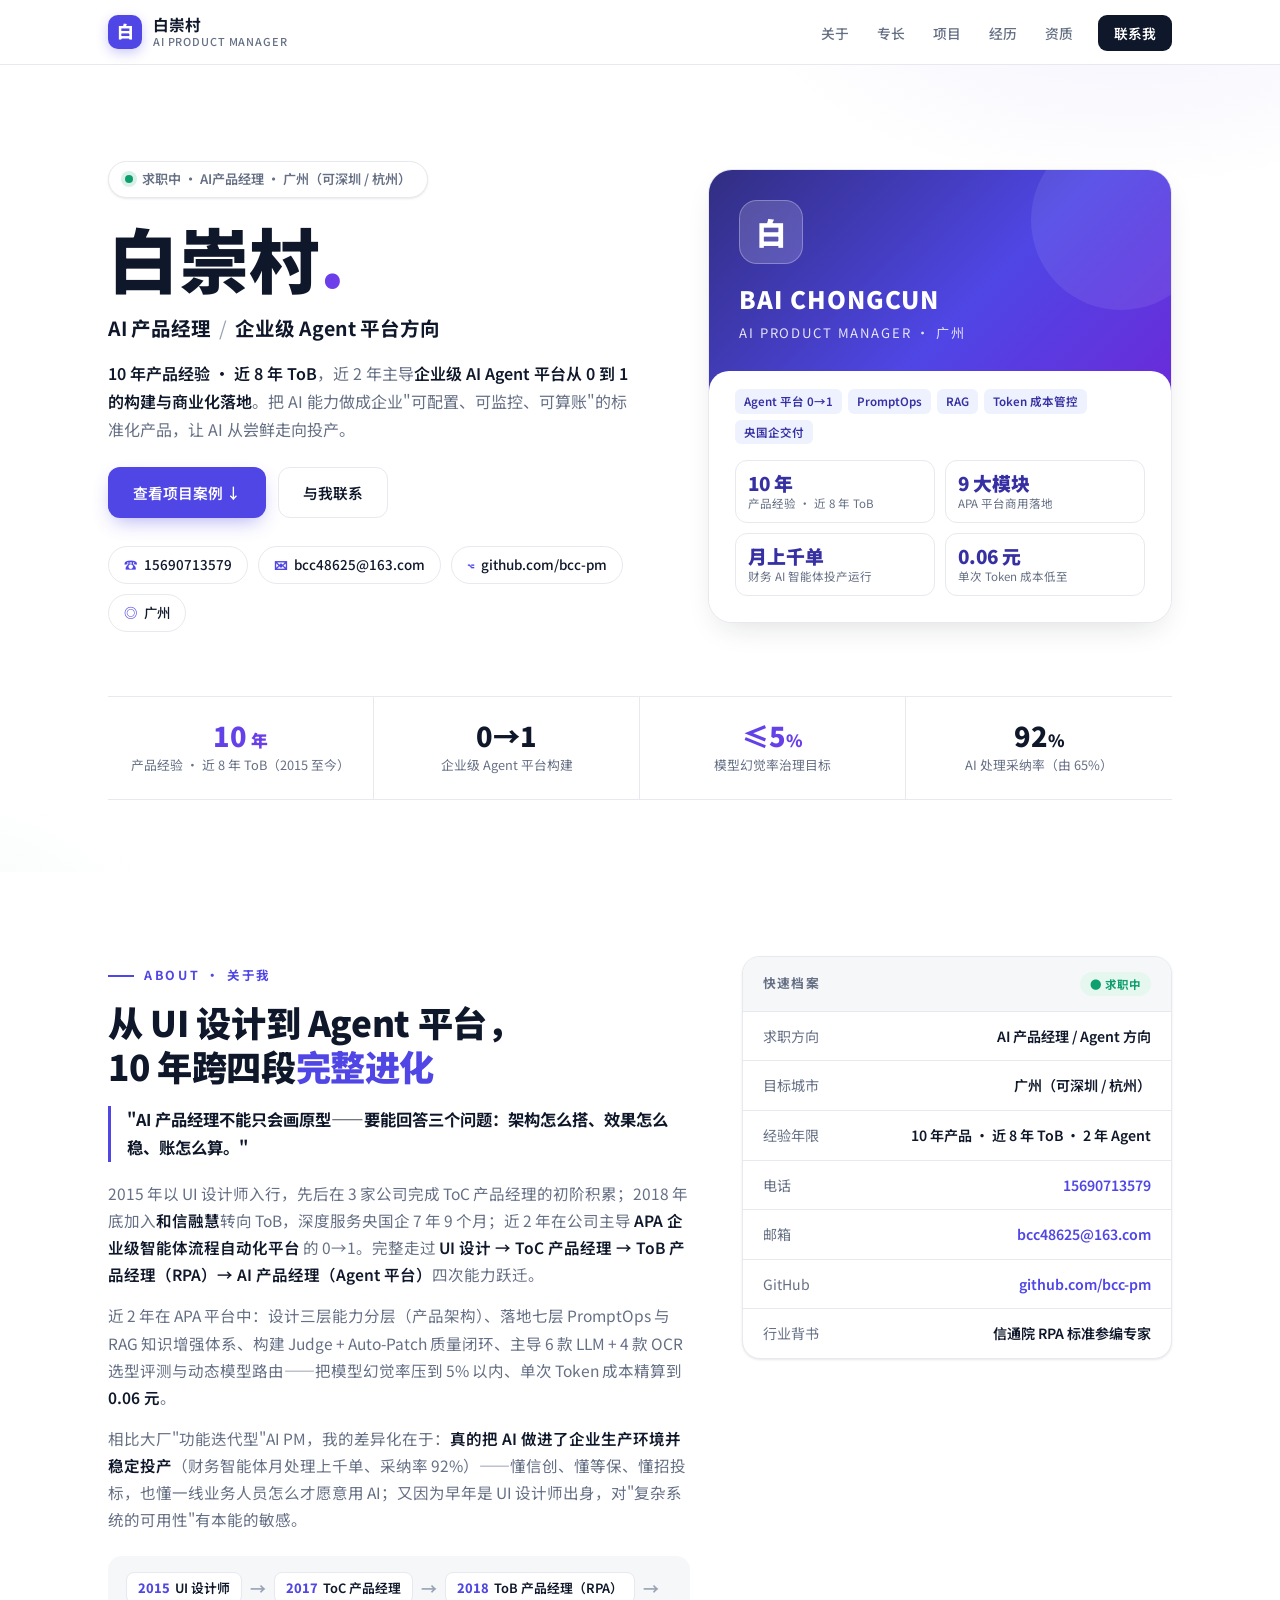
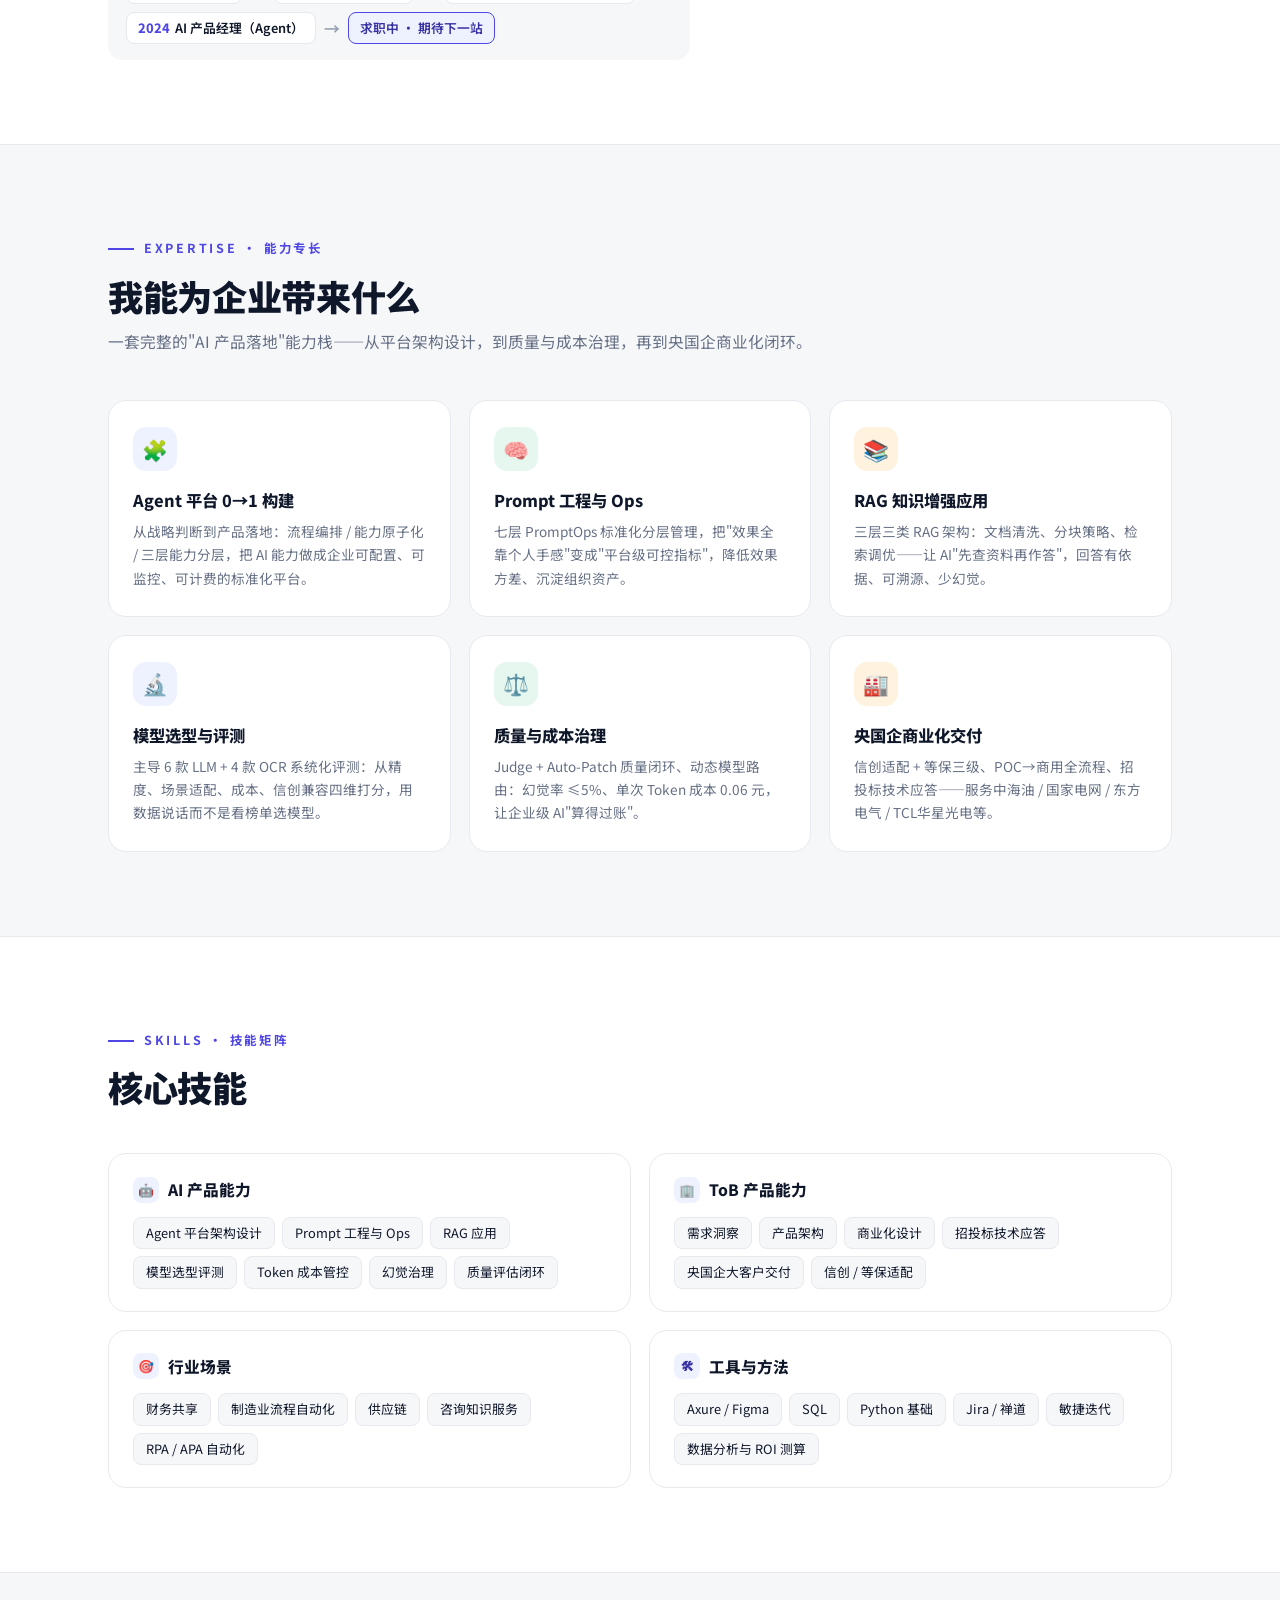
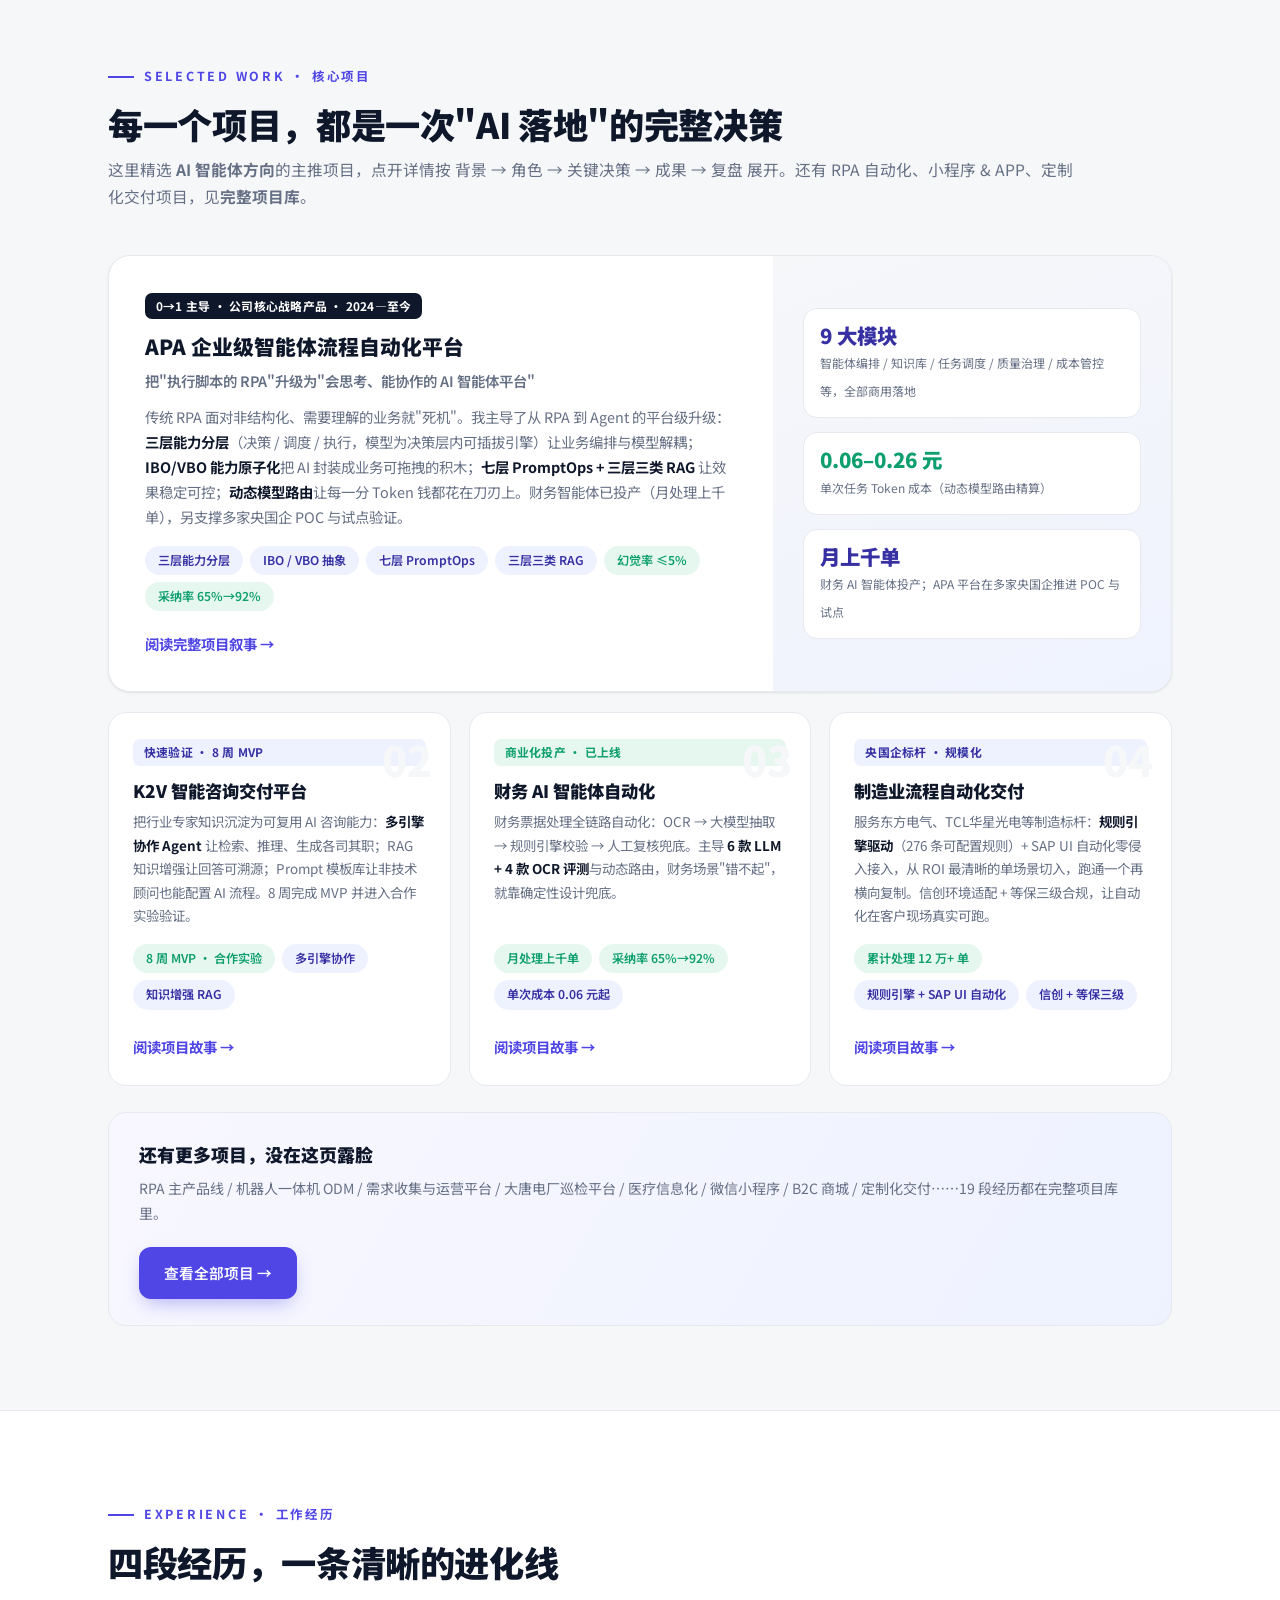
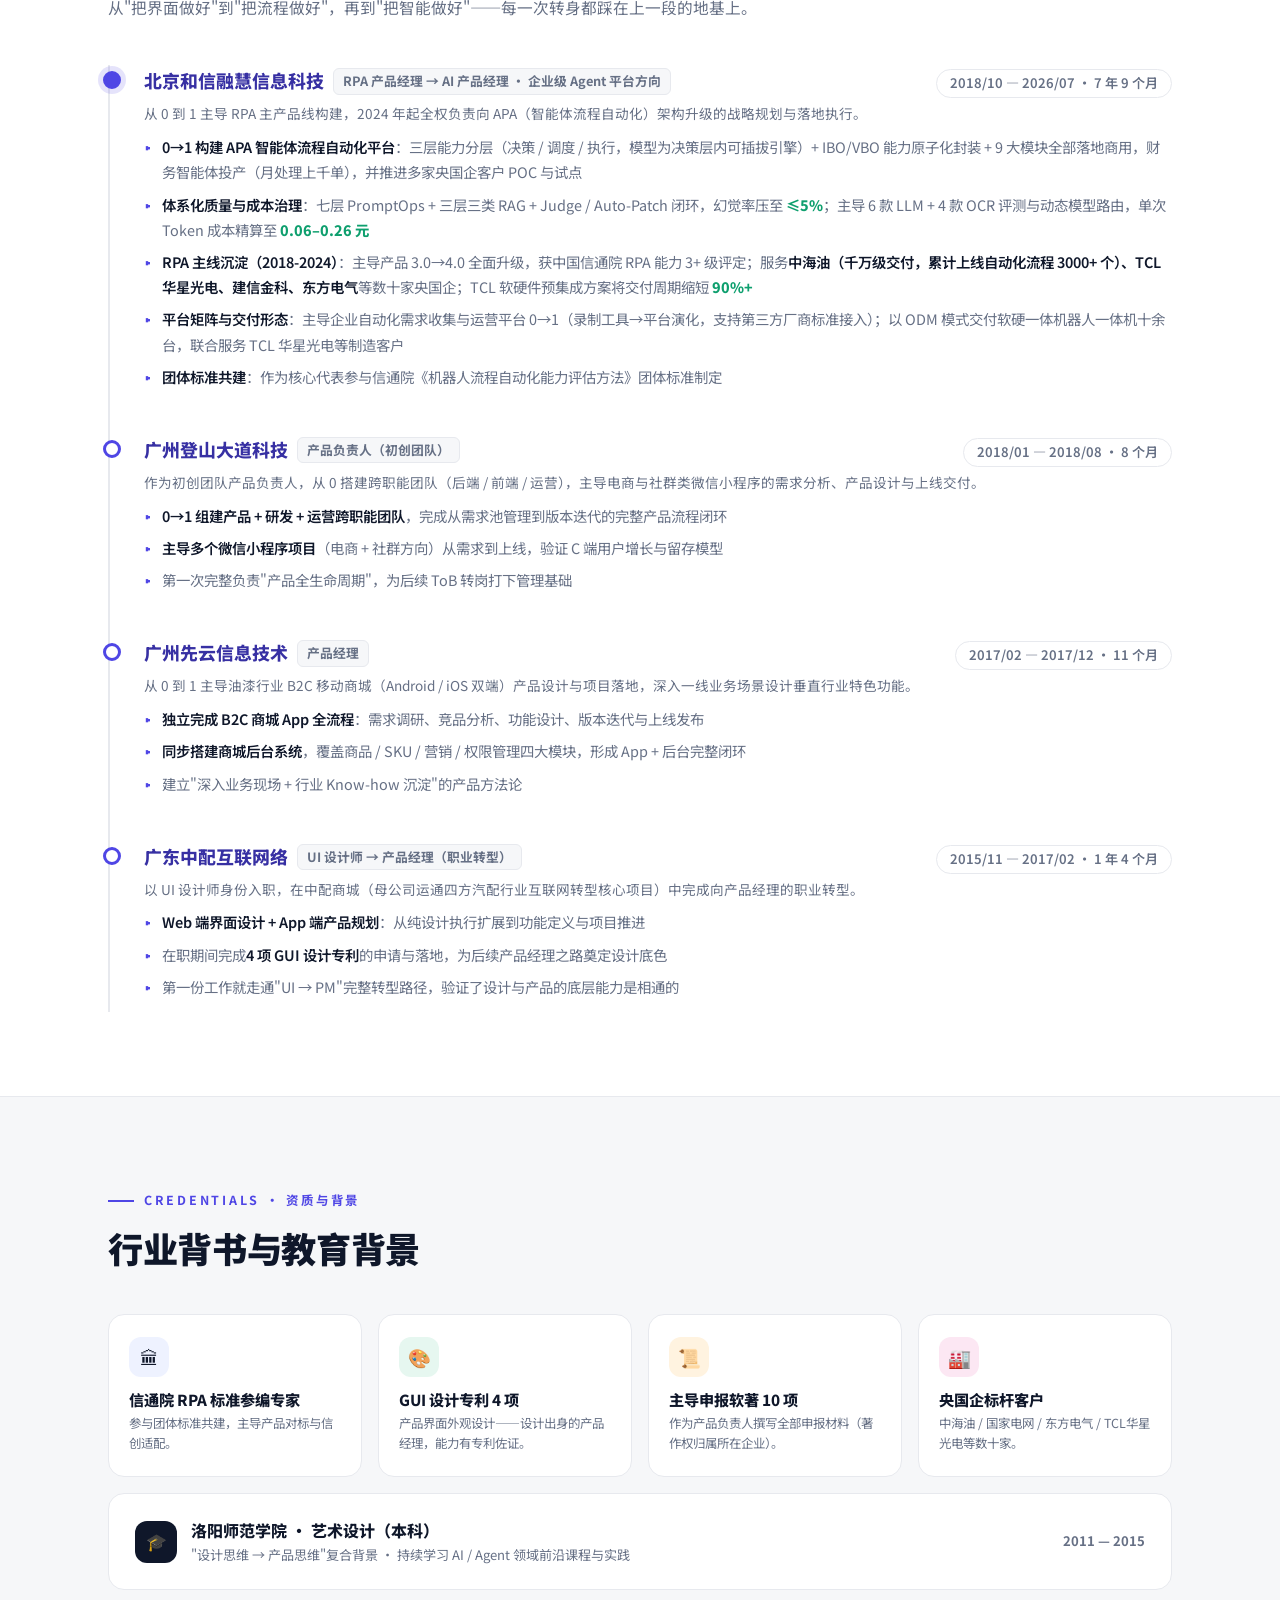
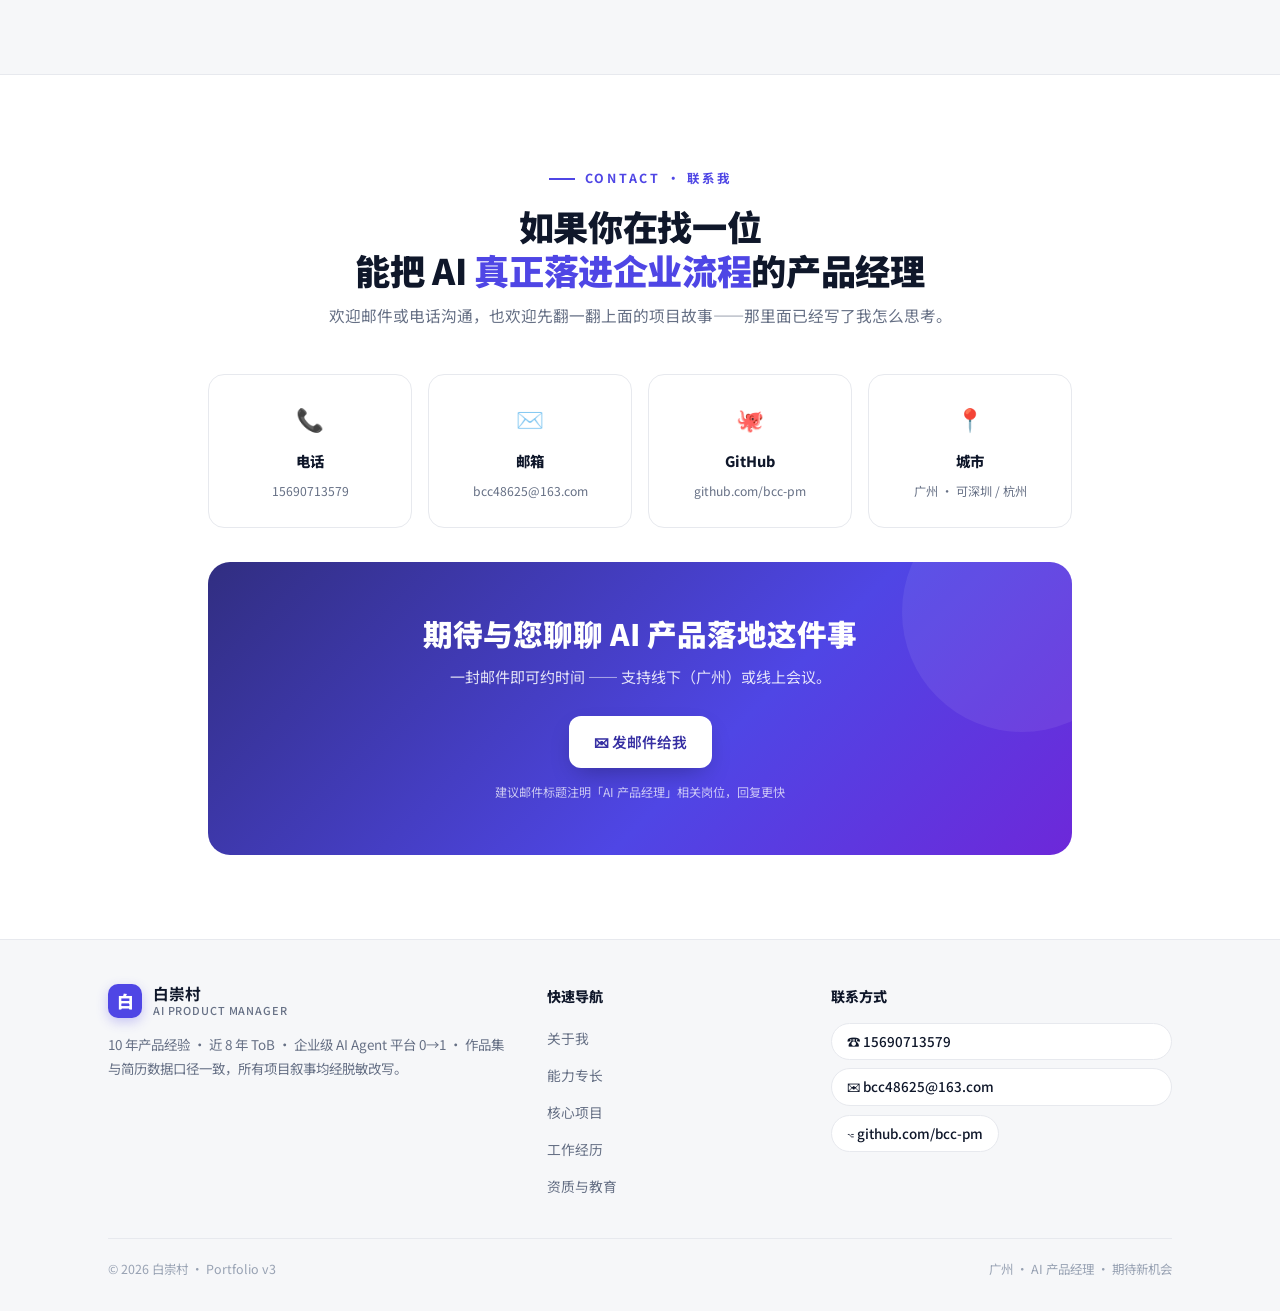
<file: index.html>
<!DOCTYPE html>
<html lang="zh-CN">
<head>
<meta charset="UTF-8">
<meta name="viewport" content="width=device-width, initial-scale=1.0">
<title>白崇村 · AI产品经理 — 企业级 Agent 平台作品集</title>
<meta name="description" content="白崇村 — 10年产品经验（其中近8年ToB），近2年深耕企业级AI Agent平台（APA）0到1。UI设计师→ToC PM→ToB PM→AI PM 完整转型路径。服务中海油、国家电网、TCL华星光电等央国企。">
<link rel="preconnect" href="https://fonts.googleapis.com">
<link rel="preconnect" href="https://fonts.gstatic.com" crossorigin>
<link href="https://fonts.googleapis.com/css2?family=Noto+Sans+SC:wght@400;500;700;900&display=swap" rel="stylesheet">
<link rel="stylesheet" href="style.css">
</head>
<body>

<!-- ===================== 顶部导航 ===================== -->
<nav class="nav">
  <div class="wrap nav-in">
    <a class="brand" href="index.html">
      <span class="brand-mark">白</span>
      <span class="brand-name">白崇村<small>AI PRODUCT MANAGER</small></span>
    </a>
    <ul class="nav-links" id="navLinks">
      <li><a href="#about">关于</a></li>
      <li><a href="#expertise">专长</a></li>
      <li><a href="#projects">项目</a></li>
      <li><a href="#experience">经历</a></li>
      <li><a href="#credentials">资质</a></li>
      <li><a class="nav-cta" href="#contact">联系我</a></li>
    </ul>
    <button class="nav-toggle" id="navToggle" aria-label="菜单">☰</button>
  </div>
</nav>

<!-- ===================== Hero ===================== -->
<header class="hero">
  <div class="wrap">
    <div class="hero-grid">

      <div class="hero-left">
        <div class="hero-badge"><span class="dot"></span>求职中 · AI产品经理 · 广州（可深圳 / 杭州）</div>
        <h1>白崇村<span class="grad">.</span></h1>
        <div class="hero-role">AI 产品经理<span class="sep">/</span>企业级 Agent 平台方向</div>
        <p class="hero-lead"><strong>10 年产品经验 · 近 8 年 ToB</strong>，近 2 年主导<strong>企业级 AI Agent 平台从 0 到 1 的构建与商业化落地</strong>。把 AI 能力做成企业"可配置、可监控、可算账"的标准化产品，让 AI 从尝鲜走向投产。</p>
        <div class="hero-cta">
          <a class="btn btn-primary" href="#projects">查看项目案例 ↓</a>
          <a class="btn btn-ghost" href="mailto:bcc48625@163.com">与我联系</a>
        </div>
        <div class="hero-meta">
          <a class="meta-chip" href="tel:15690713579"><span class="ic">☎</span>15690713579</a>
          <a class="meta-chip" href="mailto:bcc48625@163.com"><span class="ic">✉</span>bcc48625@163.com</a>
          <a class="meta-chip" href="https://github.com/bcc-pm" target="_blank" rel="noopener"><span class="ic">⌥</span>github.com/bcc-pm</a>
          <span class="meta-chip"><span class="ic">◎</span>广州</span>
        </div>
      </div>

      <!-- Hero 右侧：身份信息卡（替代头像，突出数据） -->
      <div class="idcard-wrap">
        <div class="idcard reveal">
          <div class="idcard-top">
            <div class="idcard-avatar">白</div>
            <h3>BAI CHONGCUN</h3>
            <p>AI PRODUCT MANAGER · 广州</p>
          </div>
          <div class="idcard-body">
            <div class="idcard-tags">
              <span>Agent 平台 0→1</span><span>PromptOps</span><span>RAG</span>
              <span>Token 成本管控</span><span>央国企交付</span>
            </div>
            <div class="idcard-stats">
              <div class="idcard-stat"><b>10 年</b><span>产品经验 · 近 8 年 ToB</span></div>
              <div class="idcard-stat"><b>9 大模块</b><span>APA 平台商用落地</span></div>
              <div class="idcard-stat"><b>月上千单</b><span>财务 AI 智能体投产运行</span></div>
              <div class="idcard-stat"><b>0.06 元</b><span>单次 Token 成本低至</span></div>
            </div>
          </div>
        </div>
      </div>

    </div>

    <!-- 数据带 -->
    <div class="statsbar reveal">
      <div class="stat-cell"><div class="num grad">10<small> 年</small></div><div class="lbl">产品经验 · 近 8 年 ToB（2015 至今）</div></div>
      <div class="stat-cell"><div class="num">0→1</div><div class="lbl">企业级 Agent 平台构建</div></div>
      <div class="stat-cell"><div class="num grad">≤5<small>%</small></div><div class="lbl">模型幻觉率治理目标</div></div>
      <div class="stat-cell"><div class="num">92<small>%</small></div><div class="lbl">AI 处理采纳率（由 65%）</div></div>
    </div>

  </div>
</header>

<!-- ===================== About ===================== -->
<section id="about">
  <div class="wrap">
    <div class="about-grid">
      <div class="about-text reveal">
        <div class="sec-eyebrow">About · 关于我</div>
        <h2 class="sec-title">从 UI 设计到 Agent 平台，<br>10 年跨四段<em>完整进化</em></h2>
        <div class="hl-line">"AI 产品经理不能只会画原型——要能回答三个问题：架构怎么搭、效果怎么稳、账怎么算。"</div>
        <p>2015 年以 UI 设计师入行，先后在 3 家公司完成 ToC 产品经理的初阶积累；2018 年底加入<strong>和信融慧</strong>转向 ToB，深度服务央国企 7 年 9 个月；近 2 年在公司主导 <strong>APA 企业级智能体流程自动化平台</strong> 的 0→1。完整走过 <strong>UI 设计 → ToC 产品经理 → ToB 产品经理（RPA）→ AI 产品经理（Agent 平台）</strong>四次能力跃迁。</p>
        <p>近 2 年在 APA 平台中：设计三层能力分层（产品架构）、落地七层 PromptOps 与 RAG 知识增强体系、构建 Judge + Auto-Patch 质量闭环、主导 6 款 LLM + 4 款 OCR 选型评测与动态模型路由——把模型幻觉率压到 5% 以内、单次 Token 成本精算到 <strong>0.06 元</strong>。</p>
        <p>相比大厂"功能迭代型"AI PM，我的差异化在于：<strong>真的把 AI 做进了企业生产环境并稳定投产</strong>（财务智能体月处理上千单、采纳率 92%）——懂信创、懂等保、懂招投标，也懂一线业务人员怎么才愿意用 AI；又因为早年是 UI 设计师出身，对"复杂系统的可用性"有本能的敏感。</p>
        <div class="path-strip">
          <span class="path-step"><span class="yr">2015</span>UI 设计师</span><span class="path-arrow">→</span>
          <span class="path-step"><span class="yr">2017</span>ToC 产品经理</span><span class="path-arrow">→</span>
          <span class="path-step"><span class="yr">2018</span>ToB 产品经理（RPA）</span><span class="path-arrow">→</span>
          <span class="path-step"><span class="yr">2024</span>AI 产品经理（Agent）</span><span class="path-arrow">→</span>
          <span class="path-step now">求职中 · 期待下一站</span>
        </div>
      </div>

      <div class="reveal reveal-d1">
        <div class="facts-card">
          <div class="fc-head">快速档案 <b>● 求职中</b></div>
          <div class="fact-row"><span class="k">求职方向</span><span class="v">AI 产品经理 / Agent 方向</span></div>
          <div class="fact-row"><span class="k">目标城市</span><span class="v">广州（可深圳 / 杭州）</span></div>
          <div class="fact-row"><span class="k">经验年限</span><span class="v">10 年产品 · 近 8 年 ToB · 2 年 Agent</span></div>
          <div class="fact-row"><span class="k">电话</span><span class="v"><a href="tel:15690713579">15690713579</a></span></div>
          <div class="fact-row"><span class="k">邮箱</span><span class="v"><a href="mailto:bcc48625@163.com">bcc48625@163.com</a></span></div>
          <div class="fact-row"><span class="k">GitHub</span><span class="v"><a href="https://github.com/bcc-pm" target="_blank" rel="noopener">github.com/bcc-pm</a></span></div>
          <div class="fact-row"><span class="k">行业背书</span><span class="v">信通院 RPA 标准参编专家</span></div>
        </div>
      </div>
    </div>
  </div>
</section>

<!-- ===================== Expertise ===================== -->
<section class="alt" id="expertise">
  <div class="wrap">
    <div class="sec-head reveal">
      <div class="sec-eyebrow">Expertise · 能力专长</div>
      <h2 class="sec-title">我能为企业带来什么</h2>
      <p class="sec-sub">一套完整的"AI 产品落地"能力栈——从平台架构设计，到质量与成本治理，再到央国企商业化闭环。</p>
    </div>
    <div class="svc-grid">
      <div class="svc-card reveal">
        <div class="svc-ic">🧩</div>
        <h3>Agent 平台 0→1 构建</h3>
        <p>从战略判断到产品落地：流程编排 / 能力原子化 / 三层能力分层，把 AI 能力做成企业可配置、可监控、可计费的标准化平台。</p>
      </div>
      <div class="svc-card reveal reveal-d1">
        <div class="svc-ic">🧠</div>
        <h3>Prompt 工程与 Ops</h3>
        <p>七层 PromptOps 标准化分层管理，把"效果全靠个人手感"变成"平台级可控指标"，降低效果方差、沉淀组织资产。</p>
      </div>
      <div class="svc-card reveal reveal-d2">
        <div class="svc-ic">📚</div>
        <h3>RAG 知识增强应用</h3>
        <p>三层三类 RAG 架构：文档清洗、分块策略、检索调优——让 AI"先查资料再作答"，回答有依据、可溯源、少幻觉。</p>
      </div>
      <div class="svc-card reveal">
        <div class="svc-ic">🔬</div>
        <h3>模型选型与评测</h3>
        <p>主导 6 款 LLM + 4 款 OCR 系统化评测：从精度、场景适配、成本、信创兼容四维打分，用数据说话而不是看榜单选模型。</p>
      </div>
      <div class="svc-card reveal reveal-d1">
        <div class="svc-ic">⚖️</div>
        <h3>质量与成本治理</h3>
        <p>Judge + Auto-Patch 质量闭环、动态模型路由：幻觉率 ≤5%、单次 Token 成本 0.06 元，让企业级 AI"算得过账"。</p>
      </div>
      <div class="svc-card reveal reveal-d2">
        <div class="svc-ic">🏭</div>
        <h3>央国企商业化交付</h3>
        <p>信创适配 + 等保三级、POC→商用全流程、招投标技术应答——服务中海油 / 国家电网 / 东方电气 / TCL华星光电等。</p>
      </div>
    </div>
  </div>
</section>

<!-- ===================== Skills ===================== -->
<section id="skills">
  <div class="wrap">
    <div class="sec-head reveal">
      <div class="sec-eyebrow">Skills · 技能矩阵</div>
      <h2 class="sec-title">核心技能</h2>
    </div>
    <div class="skills-grid">
      <div class="skill-card reveal">
        <h3><span class="tag-ic">🤖</span>AI 产品能力</h3>
        <div class="chips">
          <span>Agent 平台架构设计</span><span>Prompt 工程与 Ops</span><span>RAG 应用</span>
          <span>模型选型评测</span><span>Token 成本管控</span><span>幻觉治理</span><span>质量评估闭环</span>
        </div>
      </div>
      <div class="skill-card reveal reveal-d1">
        <h3><span class="tag-ic">🏢</span>ToB 产品能力</h3>
        <div class="chips">
          <span>需求洞察</span><span>产品架构</span><span>商业化设计</span><span>招投标技术应答</span>
          <span>央国企大客户交付</span><span>信创 / 等保适配</span>
        </div>
      </div>
      <div class="skill-card reveal">
        <h3><span class="tag-ic">🎯</span>行业场景</h3>
        <div class="chips">
          <span>财务共享</span><span>制造业流程自动化</span><span>供应链</span>
          <span>咨询知识服务</span><span>RPA / APA 自动化</span>
        </div>
      </div>
      <div class="skill-card reveal reveal-d1">
        <h3><span class="tag-ic">🛠</span>工具与方法</h3>
        <div class="chips">
          <span>Axure / Figma</span><span>SQL</span><span>Python 基础</span>
          <span>Jira / 禅道</span><span>敏捷迭代</span><span>数据分析与 ROI 测算</span>
        </div>
      </div>
    </div>
  </div>
</section>

<!-- ===================== Projects ===================== -->
<section class="alt" id="projects">
  <div class="wrap">
    <div class="sec-head reveal">
      <div class="sec-eyebrow">Selected Work · 核心项目</div>
      <h2 class="sec-title">每一个项目，都是一次"AI 落地"的完整决策</h2>
      <p class="sec-sub">这里精选 <strong>AI 智能体方向</strong>的主推项目，点开详情按 背景 → 角色 → 关键决策 → 成果 → 复盘 展开。还有 RPA 自动化、小程序 &amp; APP、定制化交付项目，见<strong>完整项目库</strong>。</p>
    </div>

    <!-- 主推项目 · APA -->
    <article class="proj-feature reveal">
      <div class="pf-main">
        <span class="pill-tag hot">0→1 主导 · 公司核心战略产品 · 2024—至今</span>
        <h3>APA 企业级智能体流程自动化平台</h3>
        <p class="p-sub">把"执行脚本的 RPA"升级为"会思考、能协作的 AI 智能体平台"</p>
        <p class="p-desc">传统 RPA 面对非结构化、需要理解的业务就"死机"。我主导了从 RPA 到 Agent 的平台级升级：<strong>三层能力分层</strong>（决策 / 调度 / 执行，模型为决策层内可插拔引擎）让业务编排与模型解耦；<strong>IBO/VBO 能力原子化</strong>把 AI 封装成业务可拖拽的积木；<strong>七层 PromptOps + 三层三类 RAG</strong> 让效果稳定可控；<strong>动态模型路由</strong>让每一分 Token 钱都花在刀刃上。财务智能体已投产（月处理上千单），另支撑多家央国企 POC 与试点验证。</p>
        <div class="pills">
          <span class="pill b">三层能力分层</span>
          <span class="pill b">IBO / VBO 抽象</span>
          <span class="pill b">七层 PromptOps</span>
          <span class="pill b">三层三类 RAG</span>
          <span class="pill g">幻觉率 ≤5%</span>
          <span class="pill g">采纳率 65%→92%</span>
        </div>
        <a class="link-more" href="apa-agent-platform.html">阅读完整项目叙事 →</a>
      </div>
      <div class="pf-side">
        <div class="metric"><b>9 大模块</b><span>智能体编排 / 知识库 / 任务调度 / 质量治理 / 成本管控等，全部商用落地</span></div>
        <div class="metric green"><b>0.06–0.26 元</b><span>单次任务 Token 成本（动态模型路由精算）</span></div>
        <div class="metric"><b>月上千单</b><span>财务 AI 智能体投产；APA 平台在多家央国企推进 POC 与试点</span></div>
      </div>
    </article>

    <!-- 三个项目 -->
    <div class="proj-grid">
      <a class="proj-card reveal" href="k2v-delivery-platform.html">
        <span class="proj-num">02</span>
        <span class="pill-tag">快速验证 · 8 周 MVP</span>
        <h3>K2V 智能咨询交付平台</h3>
        <p class="p-desc">把行业专家知识沉淀为可复用 AI 咨询能力：<strong>多引擎协作 Agent</strong> 让检索、推理、生成各司其职；RAG 知识增强让回答可溯源；Prompt 模板库让非技术顾问也能配置 AI 流程。8 周完成 MVP 并进入合作实验验证。</p>
        <div class="pills">
          <span class="pill g">8 周 MVP · 合作实验</span>
          <span class="pill b">多引擎协作</span>
          <span class="pill b">知识增强 RAG</span>
        </div>
        <div class="foot link-more">阅读项目故事 →</div>
      </a>

      <a class="proj-card reveal reveal-d1" href="finance-ai-agent.html">
        <span class="proj-num">03</span>
        <span class="pill-tag green">商业化投产 · 已上线</span>
        <h3>财务 AI 智能体自动化</h3>
        <p class="p-desc">财务票据处理全链路自动化：OCR → 大模型抽取 → 规则引擎校验 → 人工复核兜底。主导 <strong>6 款 LLM + 4 款 OCR 评测</strong>与动态路由，财务场景"错不起"，就靠确定性设计兜底。</p>
        <div class="pills">
          <span class="pill g">月处理上千单</span>
          <span class="pill g">采纳率 65%→92%</span>
          <span class="pill b">单次成本 0.06 元起</span>
        </div>
        <div class="foot link-more">阅读项目故事 →</div>
      </a>

      <a class="proj-card reveal reveal-d2" href="manufacturing-ai-agent.html">
        <span class="proj-num">04</span>
        <span class="pill-tag">央国企标杆 · 规模化</span>
        <h3>制造业流程自动化交付</h3>
        <p class="p-desc">服务东方电气、TCL华星光电等制造标杆：<strong>规则引擎驱动</strong>（276 条可配置规则）+ SAP UI 自动化零侵入接入，从 ROI 最清晰的单场景切入，跑通一个再横向复制。信创环境适配 + 等保三级合规，让自动化在客户现场真实可跑。</p>
        <div class="pills">
          <span class="pill g">累计处理 12 万+ 单</span>
          <span class="pill b">规则引擎 + SAP UI 自动化</span>
          <span class="pill b">信创 + 等保三级</span>
        </div>
        <div class="foot link-more">阅读项目故事 →</div>
      </a>
    </div>

    <!-- 查看全部项目入口 -->
    <div class="proj-allband reveal">
      <div class="ab-txt">
        <h4>还有更多项目，没在这页露脸</h4>
        <p>RPA 主产品线 / 机器人一体机 ODM / 需求收集与运营平台 / 大唐电厂巡检平台 / 医疗信息化 / 微信小程序 / B2C 商城 / 定制化交付……19 段经历都在完整项目库里。</p>
      </div>
      <a class="btn btn-primary" href="projects.html" target="_blank" rel="noopener">查看全部项目 →</a>
    </div>

  </div>
</section>

<!-- ===================== Experience ===================== -->
<section id="experience">
  <div class="wrap">
    <div class="sec-head reveal">
      <div class="sec-eyebrow">Experience · 工作经历</div>
      <h2 class="sec-title">四段经历，一条清晰的进化线</h2>
      <p class="sec-sub">从"把界面做好"到"把流程做好"，再到"把智能做好"——每一次转身都踩在上一段的地基上。</p>
    </div>

    <div class="tl">
      <!-- 主力段：和信融慧 2018/10 - 2026/07 -->
      <div class="tl-item current reveal">
        <div class="tl-head">
          <h3><span class="co">北京和信融慧信息科技</span><span class="role">RPA 产品经理 → AI 产品经理 · 企业级 Agent 平台方向</span></h3>
          <span class="tl-date">2018/10 — 2026/07 · 7 年 9 个月</span>
        </div>
        <p class="tl-desc">从 0 到 1 主导 RPA 主产品线构建，2024 年起全权负责向 APA（智能体流程自动化）架构升级的战略规划与落地执行。</p>
        <ul>
          <li><strong>0→1 构建 APA 智能体流程自动化平台</strong>：三层能力分层（决策 / 调度 / 执行，模型为决策层内可插拔引擎）+ IBO/VBO 能力原子化封装 + 9 大模块全部落地商用，财务智能体投产（月处理上千单），并推进多家央国企客户 POC 与试点</li>
          <li><strong>体系化质量与成本治理</strong>：七层 PromptOps + 三层三类 RAG + Judge / Auto-Patch 闭环，幻觉率压至 <b class="d">≤5%</b>；主导 6 款 LLM + 4 款 OCR 评测与动态模型路由，单次 Token 成本精算至 <b class="d">0.06–0.26 元</b></li>
          <li><strong>RPA 主线沉淀（2018-2024）</strong>：主导产品 3.0→4.0 全面升级，获中国信通院 RPA 能力 3+ 级评定；服务<strong>中海油（千万级交付，累计上线自动化流程 3000+ 个）、TCL华星光电、建信金科、东方电气</strong>等数十家央国企；TCL 软硬件预集成方案将交付周期缩短 <b class="d">90%+</b></li>
          <li><strong>平台矩阵与交付形态</strong>：主导企业自动化需求收集与运营平台 0→1（录制工具→平台演化，支持第三方厂商标准接入）；以 ODM 模式交付软硬一体机器人一体机十余台，联合服务 TCL 华星光电等制造客户</li>
          <li><strong>团体标准共建</strong>：作为核心代表参与信通院《机器人流程自动化能力评估方法》团体标准制定</li>
        </ul>
      </div>

      <!-- 第二段：登山大道 2018/01 - 2018/08 -->
      <div class="tl-item reveal">
        <div class="tl-head">
          <h3><span class="co">广州登山大道科技</span><span class="role">产品负责人（初创团队）</span></h3>
          <span class="tl-date">2018/01 — 2018/08 · 8 个月</span>
        </div>
        <p class="tl-desc">作为初创团队产品负责人，从 0 搭建跨职能团队（后端 / 前端 / 运营），主导电商与社群类微信小程序的需求分析、产品设计与上线交付。</p>
        <ul>
          <li><strong>0→1 组建产品 + 研发 + 运营跨职能团队</strong>，完成从需求池管理到版本迭代的完整产品流程闭环</li>
          <li><strong>主导多个微信小程序项目</strong>（电商 + 社群方向）从需求到上线，验证 C 端用户增长与留存模型</li>
          <li>第一次完整负责"产品全生命周期"，为后续 ToB 转岗打下管理基础</li>
        </ul>
      </div>

      <!-- 第三段：先云 2017/02 - 2018/01 -->
      <div class="tl-item reveal">
        <div class="tl-head">
          <h3><span class="co">广州先云信息技术</span><span class="role">产品经理</span></h3>
          <span class="tl-date">2017/02 — 2017/12 · 11 个月</span>
        </div>
        <p class="tl-desc">从 0 到 1 主导油漆行业 B2C 移动商城（Android / iOS 双端）产品设计与项目落地，深入一线业务场景设计垂直行业特色功能。</p>
        <ul>
          <li><strong>独立完成 B2C 商城 App 全流程</strong>：需求调研、竞品分析、功能设计、版本迭代与上线发布</li>
          <li><strong>同步搭建商城后台系统</strong>，覆盖商品 / SKU / 营销 / 权限管理四大模块，形成 App + 后台完整闭环</li>
          <li>建立"深入业务现场 + 行业 Know-how 沉淀"的产品方法论</li>
        </ul>
      </div>

      <!-- 第四段：中配 2015/11 - 2017/02 转型期 -->
      <div class="tl-item reveal">
        <div class="tl-head">
          <h3><span class="co">广东中配互联网络</span><span class="role">UI 设计师 → 产品经理（职业转型）</span></h3>
          <span class="tl-date">2015/11 — 2017/02 · 1 年 4 个月</span>
        </div>
        <p class="tl-desc">以 UI 设计师身份入职，在中配商城（母公司运通四方汽配行业互联网转型核心项目）中完成向产品经理的职业转型。</p>
        <ul>
          <li><strong>Web 端界面设计 + App 端产品规划</strong>：从纯设计执行扩展到功能定义与项目推进</li>
          <li>在职期间完成<strong>4 项 GUI 设计专利</strong>的申请与落地，为后续产品经理之路奠定设计底色</li>
          <li>第一份工作就走通"UI → PM"完整转型路径，验证了设计与产品的底层能力是相通的</li>
        </ul>
      </div>
    </div>
  </div>
</section>

<!-- ===================== Credentials & Education ===================== -->
<section class="alt" id="credentials">
  <div class="wrap">
    <div class="sec-head reveal">
      <div class="sec-eyebrow">Credentials · 资质与背景</div>
      <h2 class="sec-title">行业背书与教育背景</h2>
    </div>

    <div class="cred-grid">
      <div class="cred-card reveal">
        <div class="cred-ic">🏛</div>
        <h3>信通院 RPA 标准参编专家</h3>
        <p>参与团体标准共建，主导产品对标与信创适配。</p>
      </div>
      <div class="cred-card reveal reveal-d1">
        <div class="cred-ic">🎨</div>
        <h3>GUI 设计专利 4 项</h3>
        <p>产品界面外观设计——设计出身的产品经理，能力有专利佐证。</p>
      </div>
      <div class="cred-card reveal reveal-d2">
        <div class="cred-ic">📜</div>
        <h3>主导申报软著 10 项</h3>
        <p>作为产品负责人撰写全部申报材料（著作权归属所在企业）。</p>
      </div>
      <div class="cred-card reveal reveal-d3">
        <div class="cred-ic">🏭</div>
        <h3>央国企标杆客户</h3>
        <p>中海油 / 国家电网 / 东方电气 / TCL华星光电等数十家。</p>
      </div>
    </div>

    <div class="edu-band reveal">
      <div class="l">
        <div class="e-ic">🎓</div>
        <div>
          <h3>洛阳师范学院 · 艺术设计（本科）</h3>
          <p>"设计思维 → 产品思维"复合背景 · 持续学习 AI / Agent 领域前沿课程与实践</p>
        </div>
      </div>
      <span class="r">2011 — 2015</span>
    </div>
  </div>
</section>

<!-- ===================== Contact ===================== -->
<section id="contact">
  <div class="wrap-narrow">
    <div class="sec-head reveal" style="margin-left:auto;margin-right:auto;text-align:center">
      <div class="sec-eyebrow" style="justify-content:center">Contact · 联系我</div>
      <h2 class="sec-title">如果你在找一位<br>能把 AI <em>真正落进企业流程</em>的产品经理</h2>
      <p class="sec-sub">欢迎邮件或电话沟通，也欢迎先翻一翻上面的项目故事——那里面已经写了我怎么思考。</p>
    </div>

    <div class="contact-grid reveal">
      <a class="contact-card" href="tel:15690713579">
        <div class="c-ic">📞</div><b>电话</b><span>15690713579</span>
      </a>
      <a class="contact-card" href="mailto:bcc48625@163.com">
        <div class="c-ic">✉️</div><b>邮箱</b><span>bcc48625@163.com</span>
      </a>
      <a class="contact-card" href="https://github.com/bcc-pm" target="_blank" rel="noopener">
        <div class="c-ic">🐙</div><b>GitHub</b><span>github.com/bcc-pm</span>
      </a>
      <div class="contact-card">
        <div class="c-ic">📍</div><b>城市</b><span>广州 · 可深圳 / 杭州</span>
      </div>
    </div>

    <div class="cta-band reveal">
      <h3>期待与您聊聊 AI 产品落地这件事</h3>
      <p>一封邮件即可约时间 —— 支持线下（广州）或线上会议。</p>
      <a class="btn btn-primary" href="mailto:bcc48625@163.com?subject=关于%20AI产品经理岗位的沟通邀请">✉ 发邮件给我</a>
      <div class="mini">建议邮件标题注明「AI 产品经理」相关岗位，回复更快</div>
    </div>
  </div>
</section>

<!-- ===================== Footer ===================== -->
<footer class="footer">
  <div class="wrap">
    <div class="footer-grid">
      <div>
        <a class="brand" href="index.html" style="margin-bottom:14px">
          <span class="brand-mark">白</span>
          <span class="brand-name">白崇村<small>AI PRODUCT MANAGER</small></span>
        </a>
        <p style="margin-top:12px">10 年产品经验 · 近 8 年 ToB · 企业级 AI Agent 平台 0→1 · 作品集与简历数据口径一致，所有项目叙事均经脱敏改写。</p>
      </div>
      <div>
        <h4>快速导航</h4>
        <ul>
          <li><a href="#about">关于我</a></li>
          <li><a href="#expertise">能力专长</a></li>
          <li><a href="#projects">核心项目</a></li>
          <li><a href="#experience">工作经历</a></li>
          <li><a href="#credentials">资质与教育</a></li>
        </ul>
      </div>
      <div class="fb-contact">
        <h4>联系方式</h4>
        <a class="meta-chip" href="tel:15690713579" style="margin-bottom:8px">☎ 15690713579</a>
        <a class="meta-chip" href="mailto:bcc48625@163.com">✉ bcc48625@163.com</a>
        <a class="meta-chip" href="https://github.com/bcc-pm" target="_blank" rel="noopener" style="display:inline-flex">⌥ github.com/bcc-pm</a>
      </div>
    </div>
    <div class="footer-bottom">
      <span>© <span id="year">2026</span> 白崇村 · Portfolio v3</span>
      <span>广州 · AI 产品经理 · 期待新机会</span>
    </div>
  </div>
</footer>

<script>
  // 年份
  document.getElementById('year').textContent = new Date().getFullYear();
  // 移动端导航
  const toggle = document.getElementById('navToggle');
  const links = document.getElementById('navLinks');
  toggle.addEventListener('click', () => links.classList.toggle('open'));
  links.querySelectorAll('a').forEach(a => a.addEventListener('click', () => links.classList.remove('open')));
  // 滚动入场
  const io = new IntersectionObserver((es) => {
    es.forEach(e => { if (e.isIntersecting) { e.target.classList.add('visible'); io.unobserve(e.target); } });
  }, { threshold: 0.12 });
  document.querySelectorAll('.reveal').forEach(el => io.observe(el));
</script>
</body>
</html>
</file>
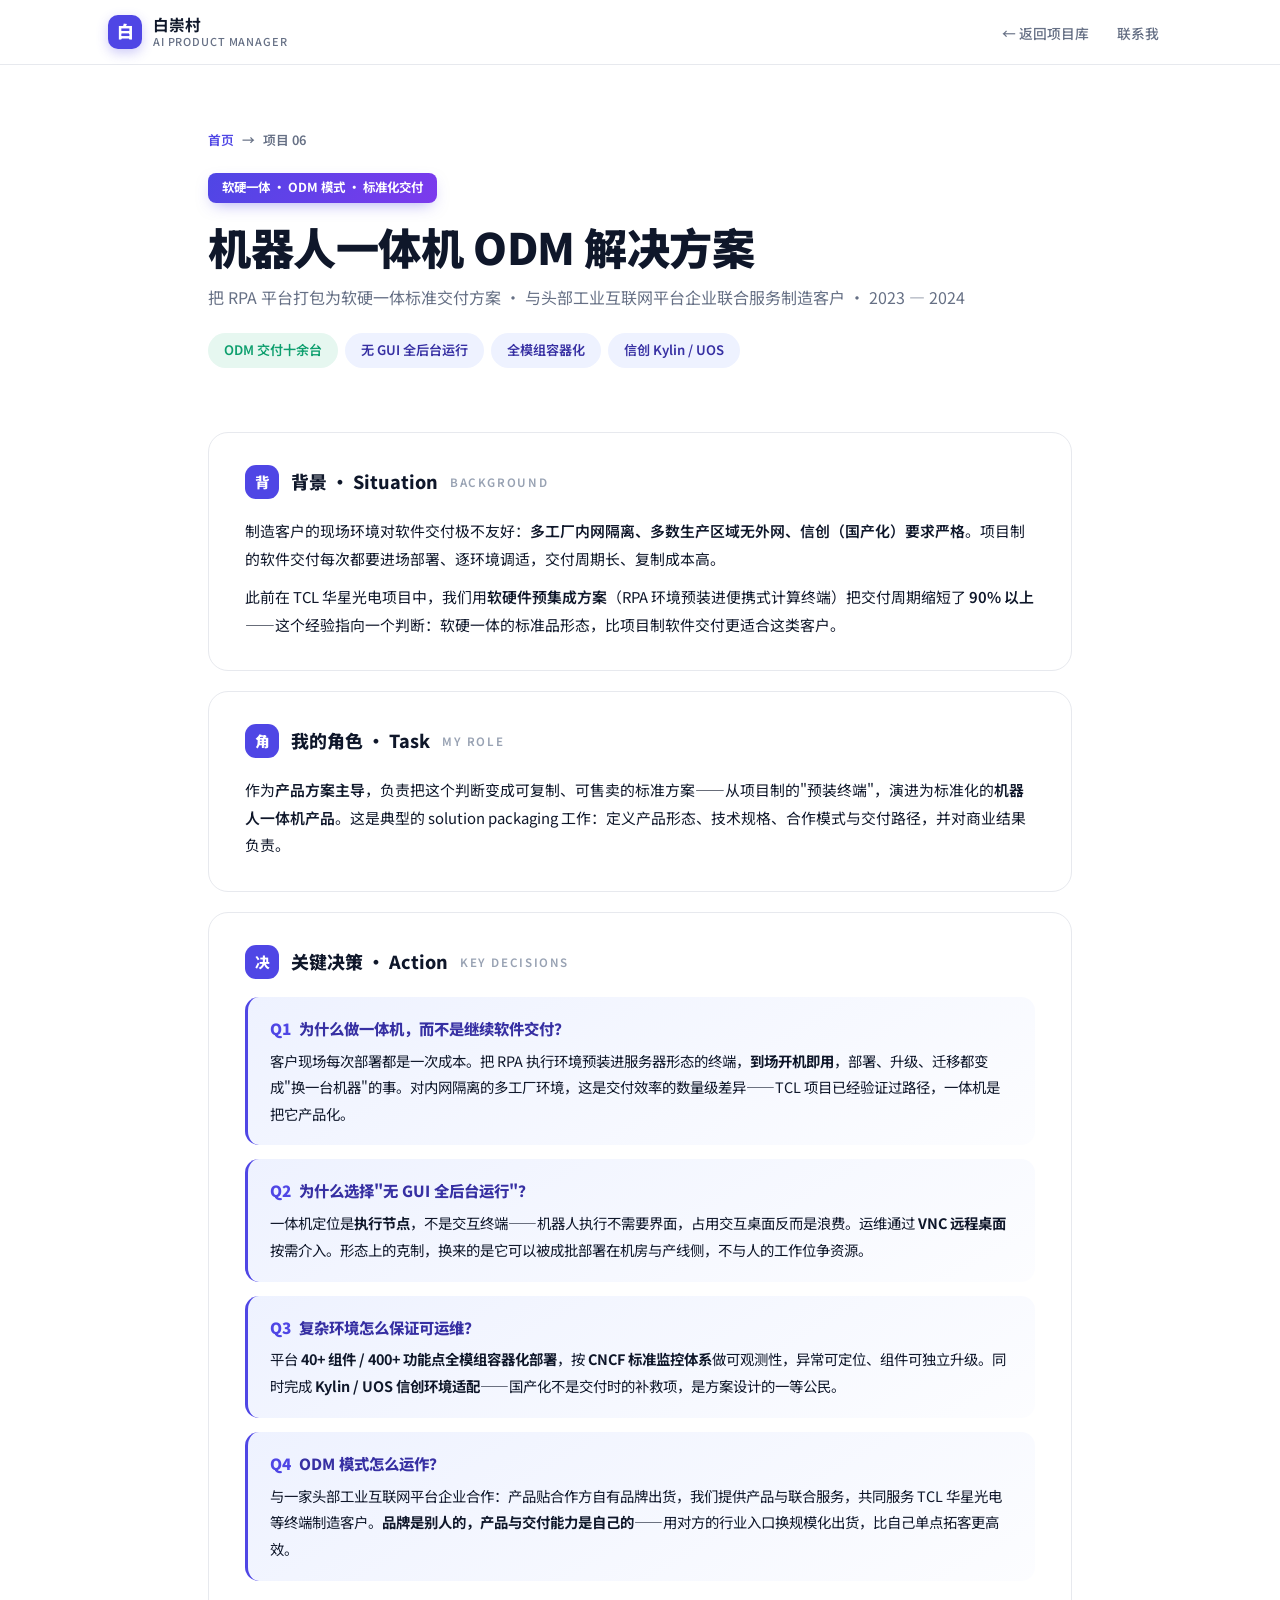
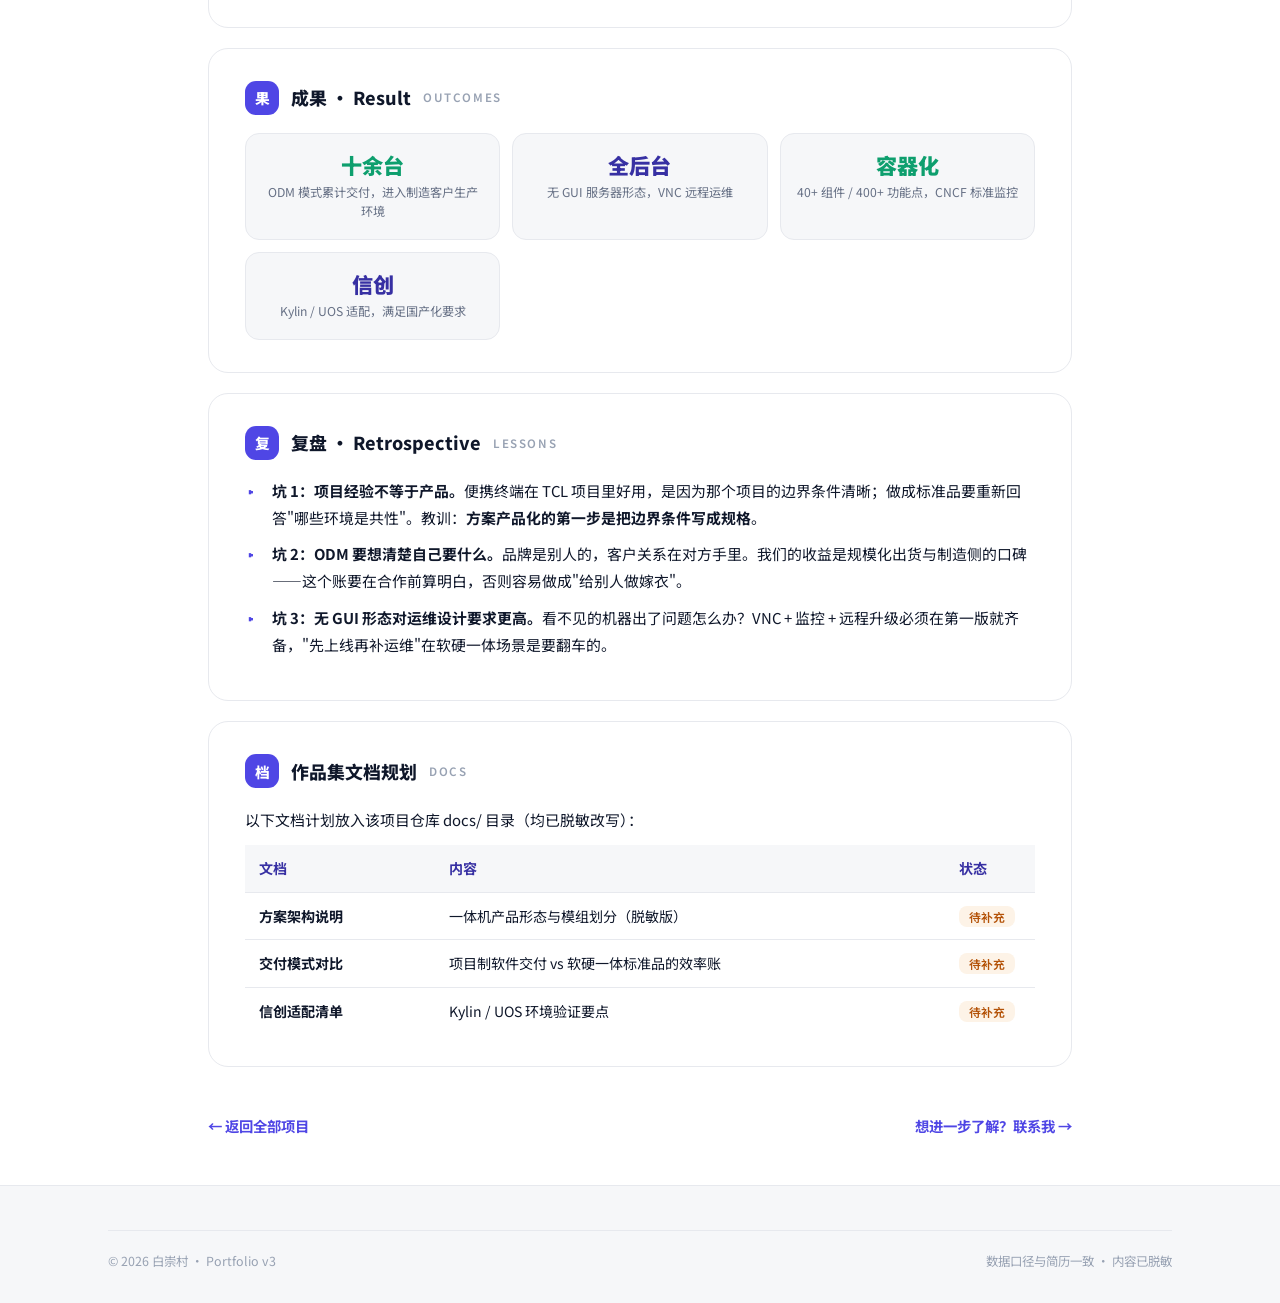
<file: allinone-odm.html>
<!DOCTYPE html>
<html lang="zh-CN">
<head>
<meta charset="UTF-8">
<meta name="viewport" content="width=device-width, initial-scale=1.0">
<title>机器人一体机 ODM 解决方案 · 白崇村</title>
<link rel="preconnect" href="https://fonts.googleapis.com">
<link rel="preconnect" href="https://fonts.gstatic.com" crossorigin>
<link href="https://fonts.googleapis.com/css2?family=Noto+Sans+SC:wght@400;500;700;900&display=swap" rel="stylesheet">
<link rel="stylesheet" href="style.css">
</head>
<body>

<nav class="nav">
  <div class="wrap nav-in">
    <a class="brand" href="index.html">
      <span class="brand-mark">白</span>
      <span class="brand-name">白崇村<small>AI PRODUCT MANAGER</small></span>
    </a>
    <ul class="nav-links">
      <li><a href="projects.html">← 返回项目库</a></li>
      <li><a href="index.html#contact">联系我</a></li>
    </ul>
  </div>
</nav>

<div class="wrap-narrow">

  <header class="page-hero">
    <div class="ph-breadcrumb"><a href="index.html">首页</a> <span>→</span> <span>项目 06</span></div>
    <span class="ph-tag">软硬一体 · ODM 模式 · 标准化交付</span>
    <h1>机器人一体机 ODM 解决方案</h1>
    <p class="p-sub">把 RPA 平台打包为软硬一体标准交付方案 · 与头部工业互联网平台企业联合服务制造客户 · 2023 — 2024</p>
    <div class="pills">
      <span class="pill g">ODM 交付十余台</span>
      <span class="pill b">无 GUI 全后台运行</span>
      <span class="pill b">全模组容器化</span>
      <span class="pill b">信创 Kylin / UOS</span>
    </div>
  </header>

  <div class="panel">
    <div class="panel-head"><span class="panel-num">背</span><h2>背景 · Situation</h2><span class="en">Background</span></div>
    <p>制造客户的现场环境对软件交付极不友好：<strong>多工厂内网隔离、多数生产区域无外网、信创（国产化）要求严格</strong>。项目制的软件交付每次都要进场部署、逐环境调适，交付周期长、复制成本高。</p>
    <p>此前在 TCL 华星光电项目中，我们用<strong>软硬件预集成方案</strong>（RPA 环境预装进便携式计算终端）把交付周期缩短了 <strong>90% 以上</strong>——这个经验指向一个判断：软硬一体的标准品形态，比项目制软件交付更适合这类客户。</p>
  </div>

  <div class="panel">
    <div class="panel-head"><span class="panel-num">角</span><h2>我的角色 · Task</h2><span class="en">My Role</span></div>
    <p>作为<strong>产品方案主导</strong>，负责把这个判断变成可复制、可售卖的标准方案——从项目制的"预装终端"，演进为标准化的<strong>机器人一体机产品</strong>。这是典型的 solution packaging 工作：定义产品形态、技术规格、合作模式与交付路径，并对商业结果负责。</p>
  </div>

  <div class="panel">
    <div class="panel-head"><span class="panel-num">决</span><h2>关键决策 · Action</h2><span class="en">Key Decisions</span></div>

    <div class="dbox">
      <div class="q"><span class="qi">Q1</span>为什么做一体机，而不是继续软件交付？</div>
      <div class="a">客户现场每次部署都是一次成本。把 RPA 执行环境预装进服务器形态的终端，<strong>到场开机即用</strong>，部署、升级、迁移都变成"换一台机器"的事。对内网隔离的多工厂环境，这是交付效率的数量级差异——TCL 项目已经验证过路径，一体机是把它产品化。</div>
    </div>

    <div class="dbox">
      <div class="q"><span class="qi">Q2</span>为什么选择"无 GUI 全后台运行"？</div>
      <div class="a">一体机定位是<strong>执行节点</strong>，不是交互终端——机器人执行不需要界面，占用交互桌面反而是浪费。运维通过 <strong>VNC 远程桌面</strong>按需介入。形态上的克制，换来的是它可以被成批部署在机房与产线侧，不与人的工作位争资源。</div>
    </div>

    <div class="dbox">
      <div class="q"><span class="qi">Q3</span>复杂环境怎么保证可运维？</div>
      <div class="a">平台 <strong>40+ 组件 / 400+ 功能点全模组容器化部署</strong>，按 <strong>CNCF 标准监控体系</strong>做可观测性，异常可定位、组件可独立升级。同时完成 <strong>Kylin / UOS 信创环境适配</strong>——国产化不是交付时的补救项，是方案设计的一等公民。</div>
    </div>

    <div class="dbox">
      <div class="q"><span class="qi">Q4</span>ODM 模式怎么运作？</div>
      <div class="a">与一家头部工业互联网平台企业合作：产品贴合作方自有品牌出货，我们提供产品与联合服务，共同服务 TCL 华星光电等终端制造客户。<strong>品牌是别人的，产品与交付能力是自己的</strong>——用对方的行业入口换规模化出货，比自己单点拓客更高效。</div>
    </div>
  </div>

  <div class="panel">
    <div class="panel-head"><span class="panel-num">果</span><h2>成果 · Result</h2><span class="en">Outcomes</span></div>
    <div class="rgrid">
      <div class="ritem g"><div class="num">十余台</div><div class="desc">ODM 模式累计交付，进入制造客户生产环境</div></div>
      <div class="ritem"><div class="num">全后台</div><div class="desc">无 GUI 服务器形态，VNC 远程运维</div></div>
      <div class="ritem g"><div class="num">容器化</div><div class="desc">40+ 组件 / 400+ 功能点，CNCF 标准监控</div></div>
      <div class="ritem"><div class="num">信创</div><div class="desc">Kylin / UOS 适配，满足国产化要求</div></div>
    </div>
  </div>

  <div class="panel">
    <div class="panel-head"><span class="panel-num">复</span><h2>复盘 · Retrospective</h2><span class="en">Lessons</span></div>
    <ul class="lessons">
      <li><strong>坑 1：项目经验不等于产品。</strong>便携终端在 TCL 项目里好用，是因为那个项目的边界条件清晰；做成标准品要重新回答"哪些环境是共性"。教训：<strong>方案产品化的第一步是把边界条件写成规格</strong>。</li>
      <li><strong>坑 2：ODM 要想清楚自己要什么。</strong>品牌是别人的，客户关系在对方手里。我们的收益是规模化出货与制造侧的口碑——这个账要在合作前算明白，否则容易做成"给别人做嫁衣"。</li>
      <li><strong>坑 3：无 GUI 形态对运维设计要求更高。</strong>看不见的机器出了问题怎么办？VNC + 监控 + 远程升级必须在第一版就齐备，"先上线再补运维"在软硬一体场景是要翻车的。</li>
    </ul>
  </div>

  <div class="panel">
    <div class="panel-head"><span class="panel-num">档</span><h2>作品集文档规划</h2><span class="en">Docs</span></div>
    <p>以下文档计划放入该项目仓库 docs/ 目录（均已脱敏改写）：</p>
    <table class="doctab">
      <tr><th>文档</th><th>内容</th><th style="width:90px">状态</th></tr>
      <tr><td><strong>方案架构说明</strong></td><td>一体机产品形态与模组划分（脱敏版）</td><td><span class="st">待补充</span></td></tr>
      <tr><td><strong>交付模式对比</strong></td><td>项目制软件交付 vs 软硬一体标准品的效率账</td><td><span class="st">待补充</span></td></tr>
      <tr><td><strong>信创适配清单</strong></td><td>Kylin / UOS 环境验证要点</td><td><span class="st">待补充</span></td></tr>
    </table>
  </div>

  <div class="backband">
    <a class="link-more" href="projects.html">← 返回全部项目</a>
    <a class="link-more" href="mailto:bcc48625@163.com?subject=关于一体机ODM项目的进一步了解">想进一步了解？联系我 →</a>
  </div>

</div>

<footer class="footer">
  <div class="wrap">
    <div class="footer-bottom">
      <span>© 2026 白崇村 · Portfolio v3</span>
      <span>数据口径与简历一致 · 内容已脱敏</span>
    </div>
  </div>
</footer>

<script>
  const io = new IntersectionObserver((es) => {
    es.forEach(e => { if (e.isIntersecting) { e.target.classList.add('visible'); io.unobserve(e.target); } });
  }, { threshold: 0.08 });
  document.querySelectorAll('.panel').forEach(el => { el.classList.add('reveal'); io.observe(el); });
</script>
</body>
</html>
</file>
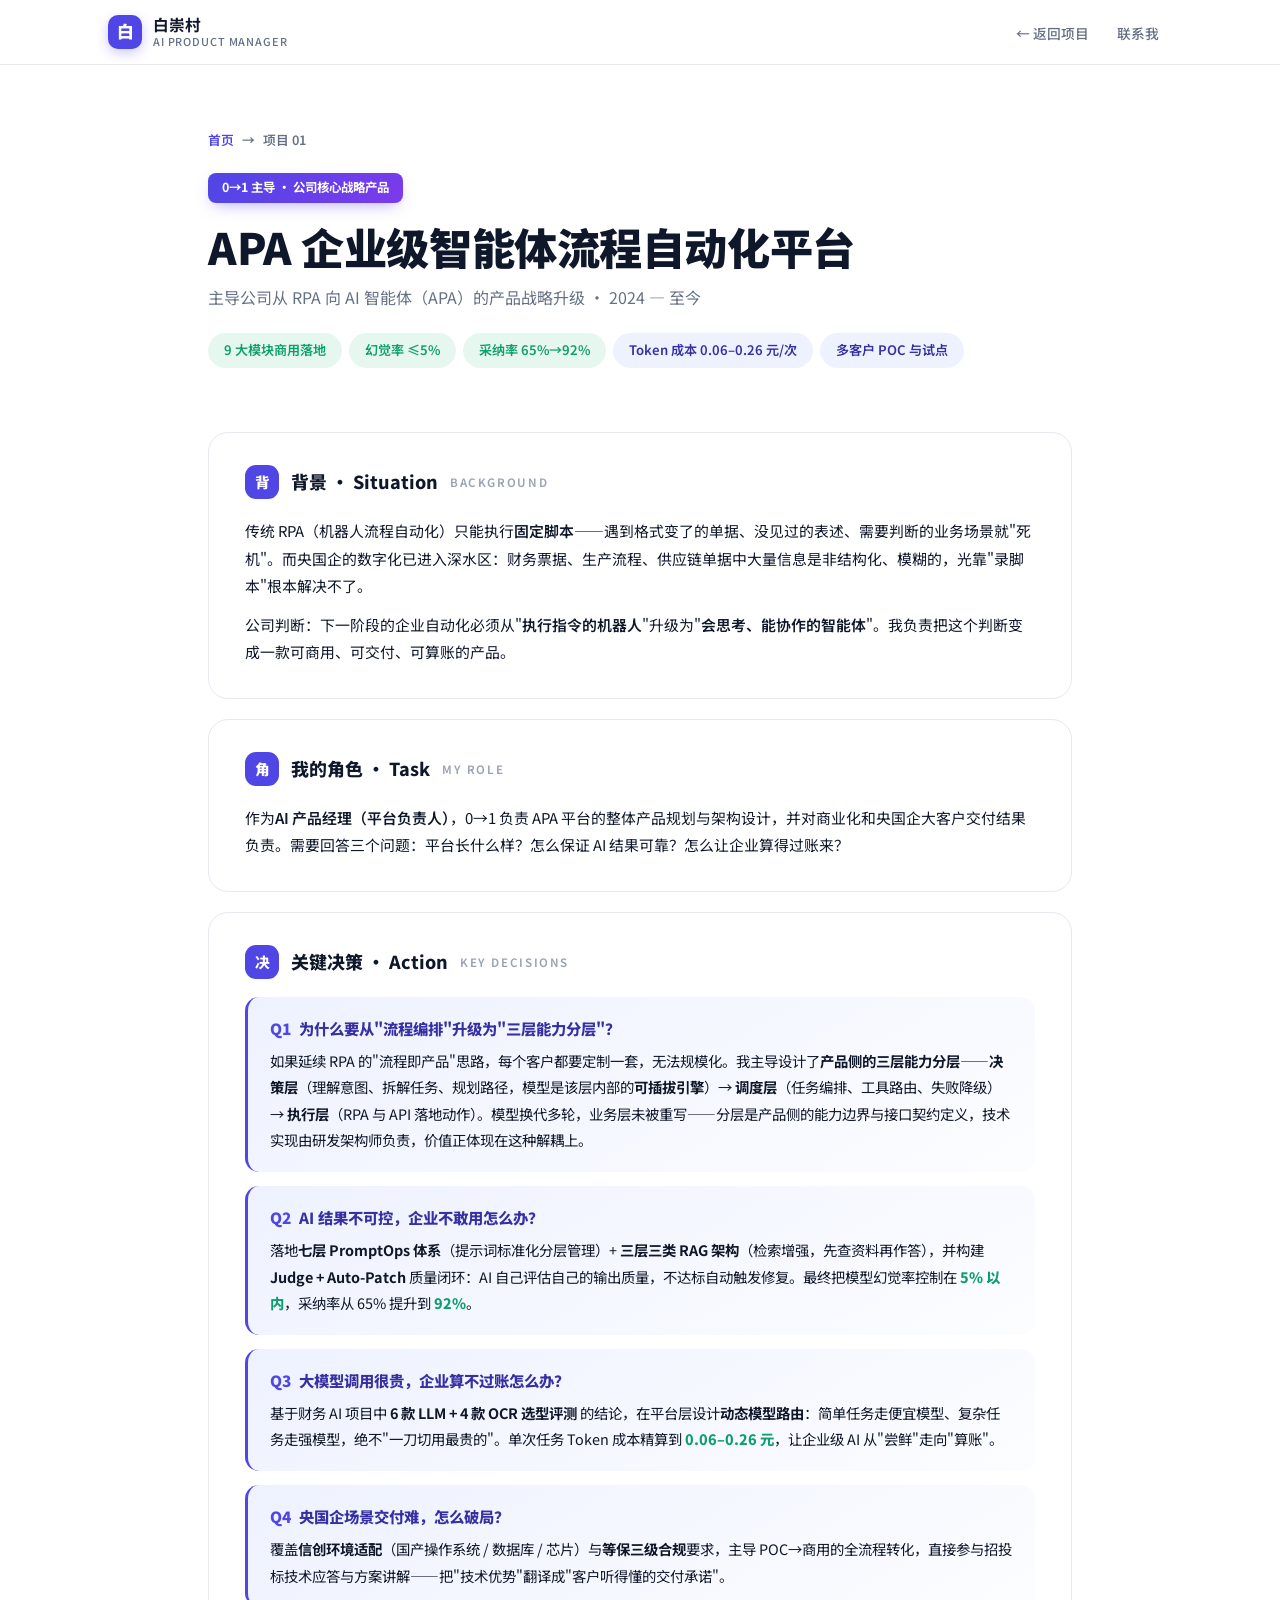
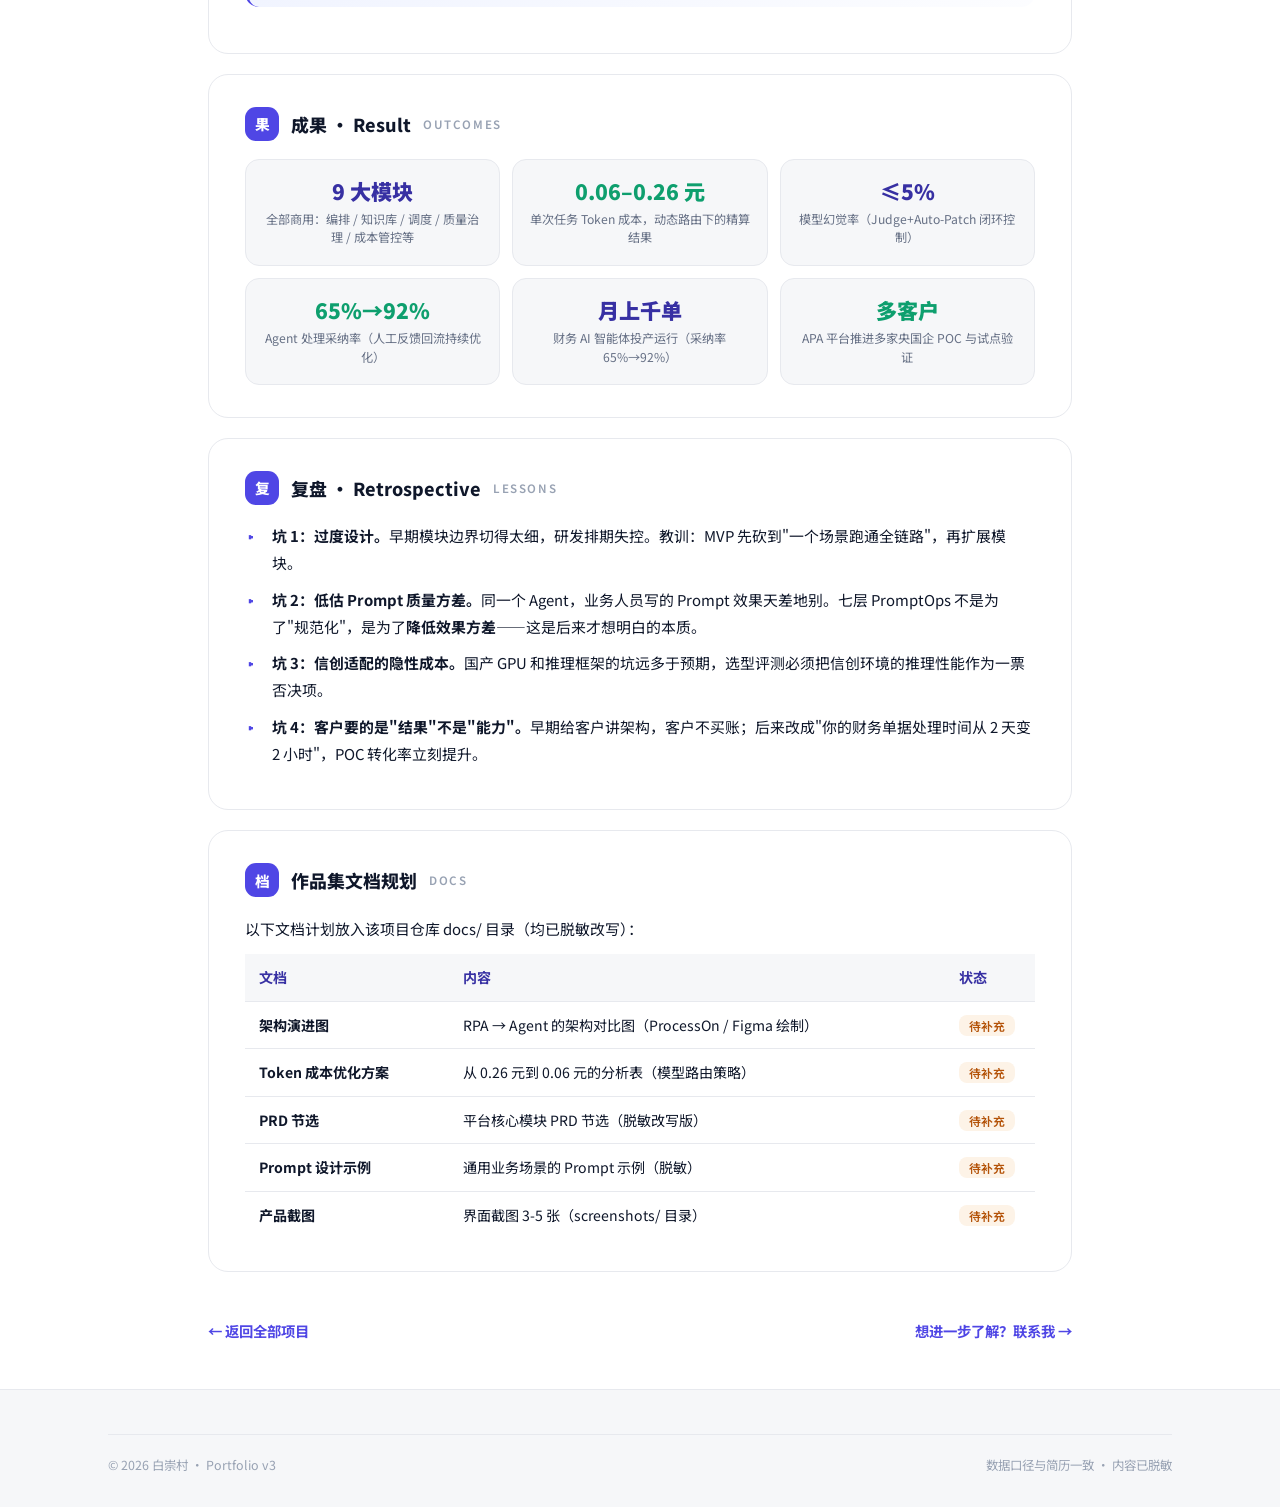
<file: apa-agent-platform.html>
<!DOCTYPE html>
<html lang="zh-CN">
<head>
<meta charset="UTF-8">
<meta name="viewport" content="width=device-width, initial-scale=1.0">
<title>APA 企业级智能体流程自动化平台 · 白崇村</title>
<link rel="preconnect" href="https://fonts.googleapis.com">
<link rel="preconnect" href="https://fonts.gstatic.com" crossorigin>
<link href="https://fonts.googleapis.com/css2?family=Noto+Sans+SC:wght@400;500;700;900&display=swap" rel="stylesheet">
<link rel="stylesheet" href="style.css">
</head>
<body>

<nav class="nav">
  <div class="wrap nav-in">
    <a class="brand" href="index.html">
      <span class="brand-mark">白</span>
      <span class="brand-name">白崇村<small>AI PRODUCT MANAGER</small></span>
    </a>
    <ul class="nav-links">
      <li><a href="index.html#projects">← 返回项目</a></li>
      <li><a href="index.html#contact">联系我</a></li>
    </ul>
  </div>
</nav>

<div class="wrap-narrow">

  <header class="page-hero">
    <div class="ph-breadcrumb"><a href="index.html">首页</a> <span>→</span> <span>项目 01</span></div>
    <span class="ph-tag">0→1 主导 · 公司核心战略产品</span>
    <h1>APA 企业级智能体流程自动化平台</h1>
    <p class="p-sub">主导公司从 RPA 向 AI 智能体（APA）的产品战略升级 · 2024 — 至今</p>
    <div class="pills">
      <span class="pill g">9 大模块商用落地</span>
      <span class="pill g">幻觉率 ≤5%</span>
      <span class="pill g">采纳率 65%→92%</span>
      <span class="pill b">Token 成本 0.06–0.26 元/次</span>
      <span class="pill b">多客户 POC 与试点</span>
    </div>
  </header>

  <div class="panel">
    <div class="panel-head"><span class="panel-num">背</span><h2>背景 · Situation</h2><span class="en">Background</span></div>
    <p>传统 RPA（机器人流程自动化）只能执行<strong>固定脚本</strong>——遇到格式变了的单据、没见过的表述、需要判断的业务场景就"死机"。而央国企的数字化已进入深水区：财务票据、生产流程、供应链单据中大量信息是非结构化、模糊的，光靠"录脚本"根本解决不了。</p>
    <p>公司判断：下一阶段的企业自动化必须从"<strong>执行指令的机器人</strong>"升级为"<strong>会思考、能协作的智能体</strong>"。我负责把这个判断变成一款可商用、可交付、可算账的产品。</p>
  </div>

  <div class="panel">
    <div class="panel-head"><span class="panel-num">角</span><h2>我的角色 · Task</h2><span class="en">My Role</span></div>
    <p>作为<strong>AI 产品经理（平台负责人）</strong>，0→1 负责 APA 平台的整体产品规划与架构设计，并对商业化和央国企大客户交付结果负责。需要回答三个问题：平台长什么样？怎么保证 AI 结果可靠？怎么让企业算得过账来？</p>
  </div>

  <div class="panel">
    <div class="panel-head"><span class="panel-num">决</span><h2>关键决策 · Action</h2><span class="en">Key Decisions</span></div>

    <div class="dbox">
      <div class="q"><span class="qi">Q1</span>为什么要从"流程编排"升级为"三层能力分层"？</div>
      <div class="a">如果延续 RPA 的"流程即产品"思路，每个客户都要定制一套，无法规模化。我主导设计了<strong>产品侧的三层能力分层</strong>——<strong>决策层</strong>（理解意图、拆解任务、规划路径，模型是该层内部的<strong>可插拔引擎</strong>）→ <strong>调度层</strong>（任务编排、工具路由、失败降级）→ <strong>执行层</strong>（RPA 与 API 落地动作）。模型换代多轮，业务层未被重写——分层是产品侧的能力边界与接口契约定义，技术实现由研发架构师负责，价值正体现在这种解耦上。</div>
    </div>

    <div class="dbox">
      <div class="q"><span class="qi">Q2</span>AI 结果不可控，企业不敢用怎么办？</div>
      <div class="a">落地<strong>七层 PromptOps 体系</strong>（提示词标准化分层管理）+ <strong>三层三类 RAG 架构</strong>（检索增强，先查资料再作答），并构建 <strong>Judge + Auto-Patch</strong> 质量闭环：AI 自己评估自己的输出质量，不达标自动触发修复。最终把模型幻觉率控制在 <b class="d">5% 以内</b>，采纳率从 65% 提升到 <b class="d">92%</b>。</div>
    </div>

    <div class="dbox">
      <div class="q"><span class="qi">Q3</span>大模型调用很贵，企业算不过账怎么办？</div>
      <div class="a">基于财务 AI 项目中 <strong>6 款 LLM + 4 款 OCR 选型评测</strong> 的结论，在平台层设计<strong>动态模型路由</strong>：简单任务走便宜模型、复杂任务走强模型，绝不"一刀切用最贵的"。单次任务 Token 成本精算到 <b class="d">0.06–0.26 元</b>，让企业级 AI 从"尝鲜"走向"算账"。</div>
    </div>

    <div class="dbox">
      <div class="q"><span class="qi">Q4</span>央国企场景交付难，怎么破局？</div>
      <div class="a">覆盖<strong>信创环境适配</strong>（国产操作系统 / 数据库 / 芯片）与<strong>等保三级合规</strong>要求，主导 POC→商用的全流程转化，直接参与招投标技术应答与方案讲解——把"技术优势"翻译成"客户听得懂的交付承诺"。</div>
    </div>
  </div>

  <div class="panel">
    <div class="panel-head"><span class="panel-num">果</span><h2>成果 · Result</h2><span class="en">Outcomes</span></div>
    <div class="rgrid">
      <div class="ritem"><div class="num">9 大模块</div><div class="desc">全部商用：编排 / 知识库 / 调度 / 质量治理 / 成本管控等</div></div>
      <div class="ritem g"><div class="num">0.06–0.26 元</div><div class="desc">单次任务 Token 成本，动态路由下的精算结果</div></div>
      <div class="ritem"><div class="num">≤5%</div><div class="desc">模型幻觉率（Judge+Auto-Patch 闭环控制）</div></div>
      <div class="ritem g"><div class="num">65%→92%</div><div class="desc">Agent 处理采纳率（人工反馈回流持续优化）</div></div>
      <div class="ritem"><div class="num">月上千单</div><div class="desc">财务 AI 智能体投产运行（采纳率 65%→92%）</div></div>
      <div class="ritem g"><div class="num">多客户</div><div class="desc">APA 平台推进多家央国企 POC 与试点验证</div></div>
    </div>
  </div>

  <div class="panel">
    <div class="panel-head"><span class="panel-num">复</span><h2>复盘 · Retrospective</h2><span class="en">Lessons</span></div>
    <ul class="lessons">
      <li><strong>坑 1：过度设计。</strong>早期模块边界切得太细，研发排期失控。教训：MVP 先砍到"一个场景跑通全链路"，再扩展模块。</li>
      <li><strong>坑 2：低估 Prompt 质量方差。</strong>同一个 Agent，业务人员写的 Prompt 效果天差地别。七层 PromptOps 不是为了"规范化"，是为了<strong>降低效果方差</strong>——这是后来才想明白的本质。</li>
      <li><strong>坑 3：信创适配的隐性成本。</strong>国产 GPU 和推理框架的坑远多于预期，选型评测必须把信创环境的推理性能作为一票否决项。</li>
      <li><strong>坑 4：客户要的是"结果"不是"能力"。</strong>早期给客户讲架构，客户不买账；后来改成"你的财务单据处理时间从 2 天变 2 小时"，POC 转化率立刻提升。</li>
    </ul>
  </div>

  <div class="panel">
    <div class="panel-head"><span class="panel-num">档</span><h2>作品集文档规划</h2><span class="en">Docs</span></div>
    <p>以下文档计划放入该项目仓库 docs/ 目录（均已脱敏改写）：</p>
    <table class="doctab">
      <tr><th>文档</th><th>内容</th><th style="width:90px">状态</th></tr>
      <tr><td><strong>架构演进图</strong></td><td>RPA → Agent 的架构对比图（ProcessOn / Figma 绘制）</td><td><span class="st">待补充</span></td></tr>
      <tr><td><strong>Token 成本优化方案</strong></td><td>从 0.26 元到 0.06 元的分析表（模型路由策略）</td><td><span class="st">待补充</span></td></tr>
      <tr><td><strong>PRD 节选</strong></td><td>平台核心模块 PRD 节选（脱敏改写版）</td><td><span class="st">待补充</span></td></tr>
      <tr><td><strong>Prompt 设计示例</strong></td><td>通用业务场景的 Prompt 示例（脱敏）</td><td><span class="st">待补充</span></td></tr>
      <tr><td><strong>产品截图</strong></td><td>界面截图 3-5 张（screenshots/ 目录）</td><td><span class="st">待补充</span></td></tr>
    </table>
  </div>

  <div class="backband">
    <a class="link-more" href="index.html#projects">← 返回全部项目</a>
    <a class="link-more" href="mailto:bcc48625@163.com?subject=关于APA平台项目的进一步了解">想进一步了解？联系我 →</a>
  </div>

</div>

<footer class="footer">
  <div class="wrap">
    <div class="footer-bottom">
      <span>© 2026 白崇村 · Portfolio v3</span>
      <span>数据口径与简历一致 · 内容已脱敏</span>
    </div>
  </div>
</footer>

<script>
  const io = new IntersectionObserver((es) => {
    es.forEach(e => { if (e.isIntersecting) { e.target.classList.add('visible'); io.unobserve(e.target); } });
  }, { threshold: 0.08 });
  document.querySelectorAll('.panel').forEach(el => { el.classList.add('reveal'); io.observe(el); });
</script>
</body>
</html>
</file>
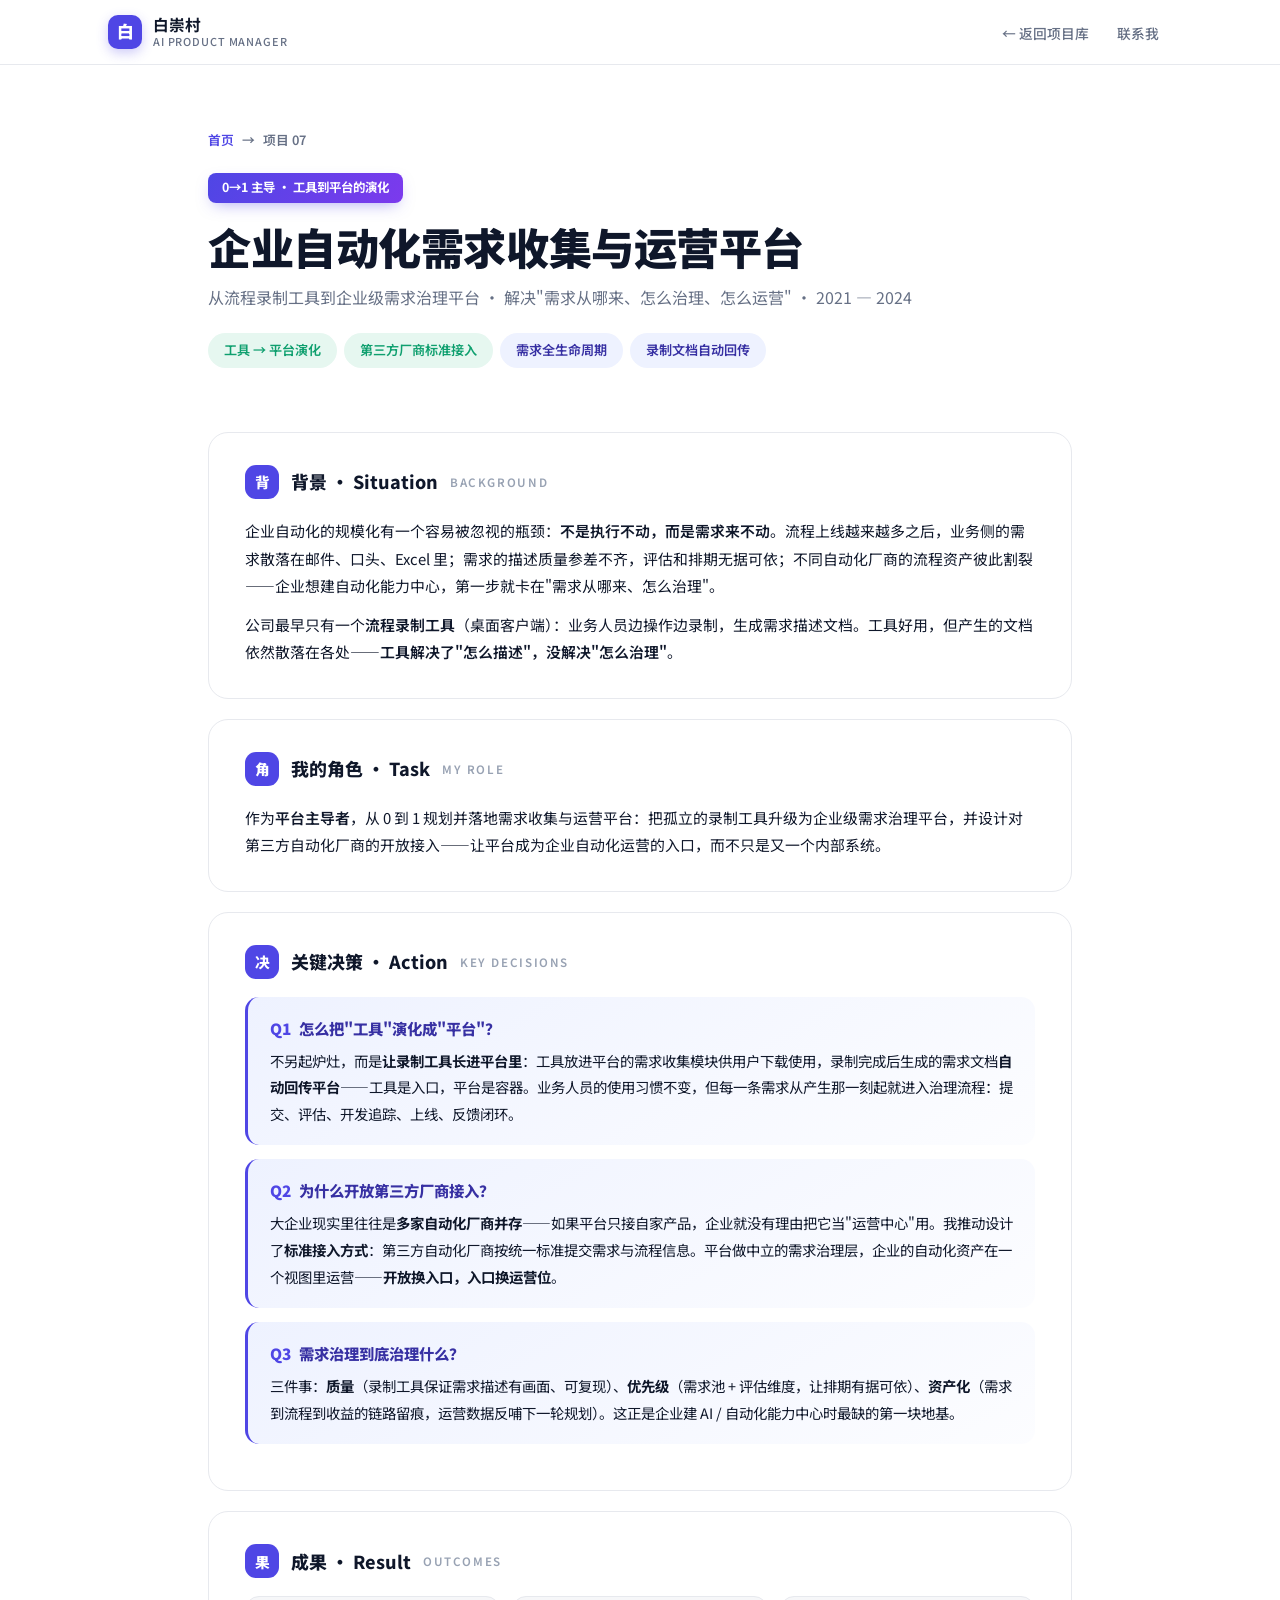
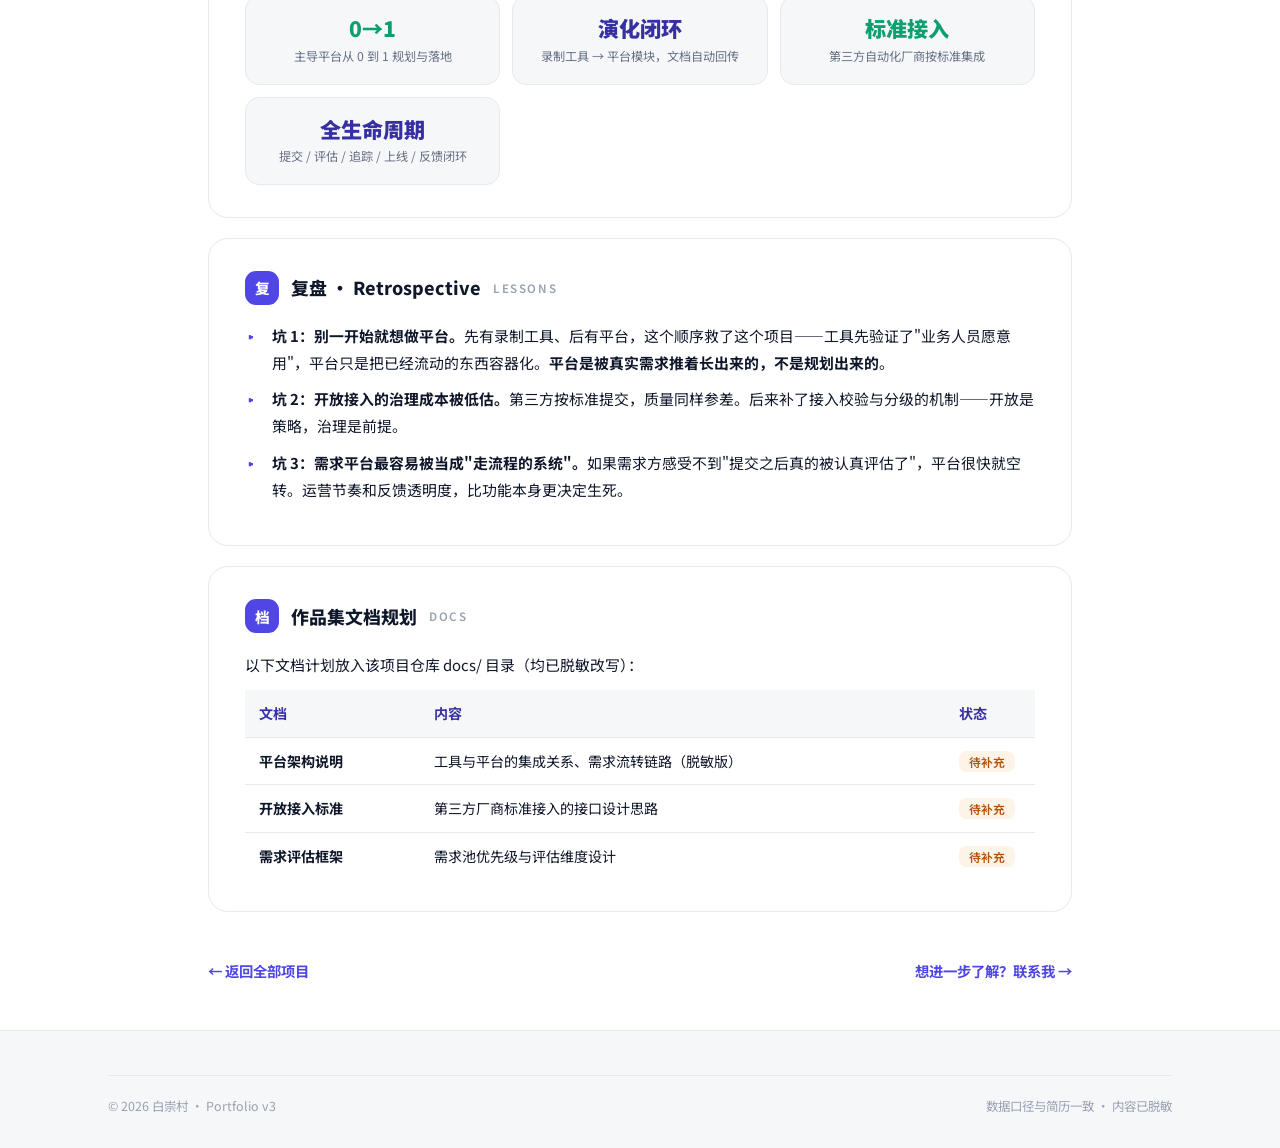
<file: demand-ops-platform.html>
<!DOCTYPE html>
<html lang="zh-CN">
<head>
<meta charset="UTF-8">
<meta name="viewport" content="width=device-width, initial-scale=1.0">
<title>企业自动化需求收集与运营平台 · 白崇村</title>
<link rel="preconnect" href="https://fonts.googleapis.com">
<link rel="preconnect" href="https://fonts.gstatic.com" crossorigin>
<link href="https://fonts.googleapis.com/css2?family=Noto+Sans+SC:wght@400;500;700;900&display=swap" rel="stylesheet">
<link rel="stylesheet" href="style.css">
</head>
<body>

<nav class="nav">
  <div class="wrap nav-in">
    <a class="brand" href="index.html">
      <span class="brand-mark">白</span>
      <span class="brand-name">白崇村<small>AI PRODUCT MANAGER</small></span>
    </a>
    <ul class="nav-links">
      <li><a href="projects.html">← 返回项目库</a></li>
      <li><a href="index.html#contact">联系我</a></li>
    </ul>
  </div>
</nav>

<div class="wrap-narrow">

  <header class="page-hero">
    <div class="ph-breadcrumb"><a href="index.html">首页</a> <span>→</span> <span>项目 07</span></div>
    <span class="ph-tag">0→1 主导 · 工具到平台的演化</span>
    <h1>企业自动化需求收集与运营平台</h1>
    <p class="p-sub">从流程录制工具到企业级需求治理平台 · 解决"需求从哪来、怎么治理、怎么运营" · 2021 — 2024</p>
    <div class="pills">
      <span class="pill g">工具 → 平台演化</span>
      <span class="pill g">第三方厂商标准接入</span>
      <span class="pill b">需求全生命周期</span>
      <span class="pill b">录制文档自动回传</span>
    </div>
  </header>

  <div class="panel">
    <div class="panel-head"><span class="panel-num">背</span><h2>背景 · Situation</h2><span class="en">Background</span></div>
    <p>企业自动化的规模化有一个容易被忽视的瓶颈：<strong>不是执行不动，而是需求来不动</strong>。流程上线越来越多之后，业务侧的需求散落在邮件、口头、Excel 里；需求的描述质量参差不齐，评估和排期无据可依；不同自动化厂商的流程资产彼此割裂——企业想建自动化能力中心，第一步就卡在"需求从哪来、怎么治理"。</p>
    <p>公司最早只有一个<strong>流程录制工具</strong>（桌面客户端）：业务人员边操作边录制，生成需求描述文档。工具好用，但产生的文档依然散落在各处——<strong>工具解决了"怎么描述"，没解决"怎么治理"</strong>。</p>
  </div>

  <div class="panel">
    <div class="panel-head"><span class="panel-num">角</span><h2>我的角色 · Task</h2><span class="en">My Role</span></div>
    <p>作为<strong>平台主导者</strong>，从 0 到 1 规划并落地需求收集与运营平台：把孤立的录制工具升级为企业级需求治理平台，并设计对第三方自动化厂商的开放接入——让平台成为企业自动化运营的入口，而不只是又一个内部系统。</p>
  </div>

  <div class="panel">
    <div class="panel-head"><span class="panel-num">决</span><h2>关键决策 · Action</h2><span class="en">Key Decisions</span></div>

    <div class="dbox">
      <div class="q"><span class="qi">Q1</span>怎么把"工具"演化成"平台"？</div>
      <div class="a">不另起炉灶，而是<strong>让录制工具长进平台里</strong>：工具放进平台的需求收集模块供用户下载使用，录制完成后生成的需求文档<strong>自动回传平台</strong>——工具是入口，平台是容器。业务人员的使用习惯不变，但每一条需求从产生那一刻起就进入治理流程：提交、评估、开发追踪、上线、反馈闭环。</div>
    </div>

    <div class="dbox">
      <div class="q"><span class="qi">Q2</span>为什么开放第三方厂商接入？</div>
      <div class="a">大企业现实里往往是<strong>多家自动化厂商并存</strong>——如果平台只接自家产品，企业就没有理由把它当"运营中心"用。我推动设计了<strong>标准接入方式</strong>：第三方自动化厂商按统一标准提交需求与流程信息。平台做中立的需求治理层，企业的自动化资产在一个视图里运营——<strong>开放换入口，入口换运营位</strong>。</div>
    </div>

    <div class="dbox">
      <div class="q"><span class="qi">Q3</span>需求治理到底治理什么？</div>
      <div class="a">三件事：<strong>质量</strong>（录制工具保证需求描述有画面、可复现）、<strong>优先级</strong>（需求池 + 评估维度，让排期有据可依）、<strong>资产化</strong>（需求到流程到收益的链路留痕，运营数据反哺下一轮规划）。这正是企业建 AI / 自动化能力中心时最缺的第一块地基。</div>
    </div>
  </div>

  <div class="panel">
    <div class="panel-head"><span class="panel-num">果</span><h2>成果 · Result</h2><span class="en">Outcomes</span></div>
    <div class="rgrid">
      <div class="ritem g"><div class="num">0→1</div><div class="desc">主导平台从 0 到 1 规划与落地</div></div>
      <div class="ritem"><div class="num">演化闭环</div><div class="desc">录制工具 → 平台模块，文档自动回传</div></div>
      <div class="ritem g"><div class="num">标准接入</div><div class="desc">第三方自动化厂商按标准集成</div></div>
      <div class="ritem"><div class="num">全生命周期</div><div class="desc">提交 / 评估 / 追踪 / 上线 / 反馈闭环</div></div>
    </div>
  </div>

  <div class="panel">
    <div class="panel-head"><span class="panel-num">复</span><h2>复盘 · Retrospective</h2><span class="en">Lessons</span></div>
    <ul class="lessons">
      <li><strong>坑 1：别一开始就想做平台。</strong>先有录制工具、后有平台，这个顺序救了这个项目——工具先验证了"业务人员愿意用"，平台只是把已经流动的东西容器化。<strong>平台是被真实需求推着长出来的，不是规划出来的</strong>。</li>
      <li><strong>坑 2：开放接入的治理成本被低估。</strong>第三方按标准提交，质量同样参差。后来补了接入校验与分级的机制——开放是策略，治理是前提。</li>
      <li><strong>坑 3：需求平台最容易被当成"走流程的系统"。</strong>如果需求方感受不到"提交之后真的被认真评估了"，平台很快就空转。运营节奏和反馈透明度，比功能本身更决定生死。</li>
    </ul>
  </div>

  <div class="panel">
    <div class="panel-head"><span class="panel-num">档</span><h2>作品集文档规划</h2><span class="en">Docs</span></div>
    <p>以下文档计划放入该项目仓库 docs/ 目录（均已脱敏改写）：</p>
    <table class="doctab">
      <tr><th>文档</th><th>内容</th><th style="width:90px">状态</th></tr>
      <tr><td><strong>平台架构说明</strong></td><td>工具与平台的集成关系、需求流转链路（脱敏版）</td><td><span class="st">待补充</span></td></tr>
      <tr><td><strong>开放接入标准</strong></td><td>第三方厂商标准接入的接口设计思路</td><td><span class="st">待补充</span></td></tr>
      <tr><td><strong>需求评估框架</strong></td><td>需求池优先级与评估维度设计</td><td><span class="st">待补充</span></td></tr>
    </table>
  </div>

  <div class="backband">
    <a class="link-more" href="projects.html">← 返回全部项目</a>
    <a class="link-more" href="mailto:bcc48625@163.com?subject=关于需求收集与运营平台的进一步了解">想进一步了解？联系我 →</a>
  </div>

</div>

<footer class="footer">
  <div class="wrap">
    <div class="footer-bottom">
      <span>© 2026 白崇村 · Portfolio v3</span>
      <span>数据口径与简历一致 · 内容已脱敏</span>
    </div>
  </div>
</footer>

<script>
  const io = new IntersectionObserver((es) => {
    es.forEach(e => { if (e.isIntersecting) { e.target.classList.add('visible'); io.unobserve(e.target); } });
  }, { threshold: 0.08 });
  document.querySelectorAll('.panel').forEach(el => { el.classList.add('reveal'); io.observe(el); });
</script>
</body>
</html>
</file>
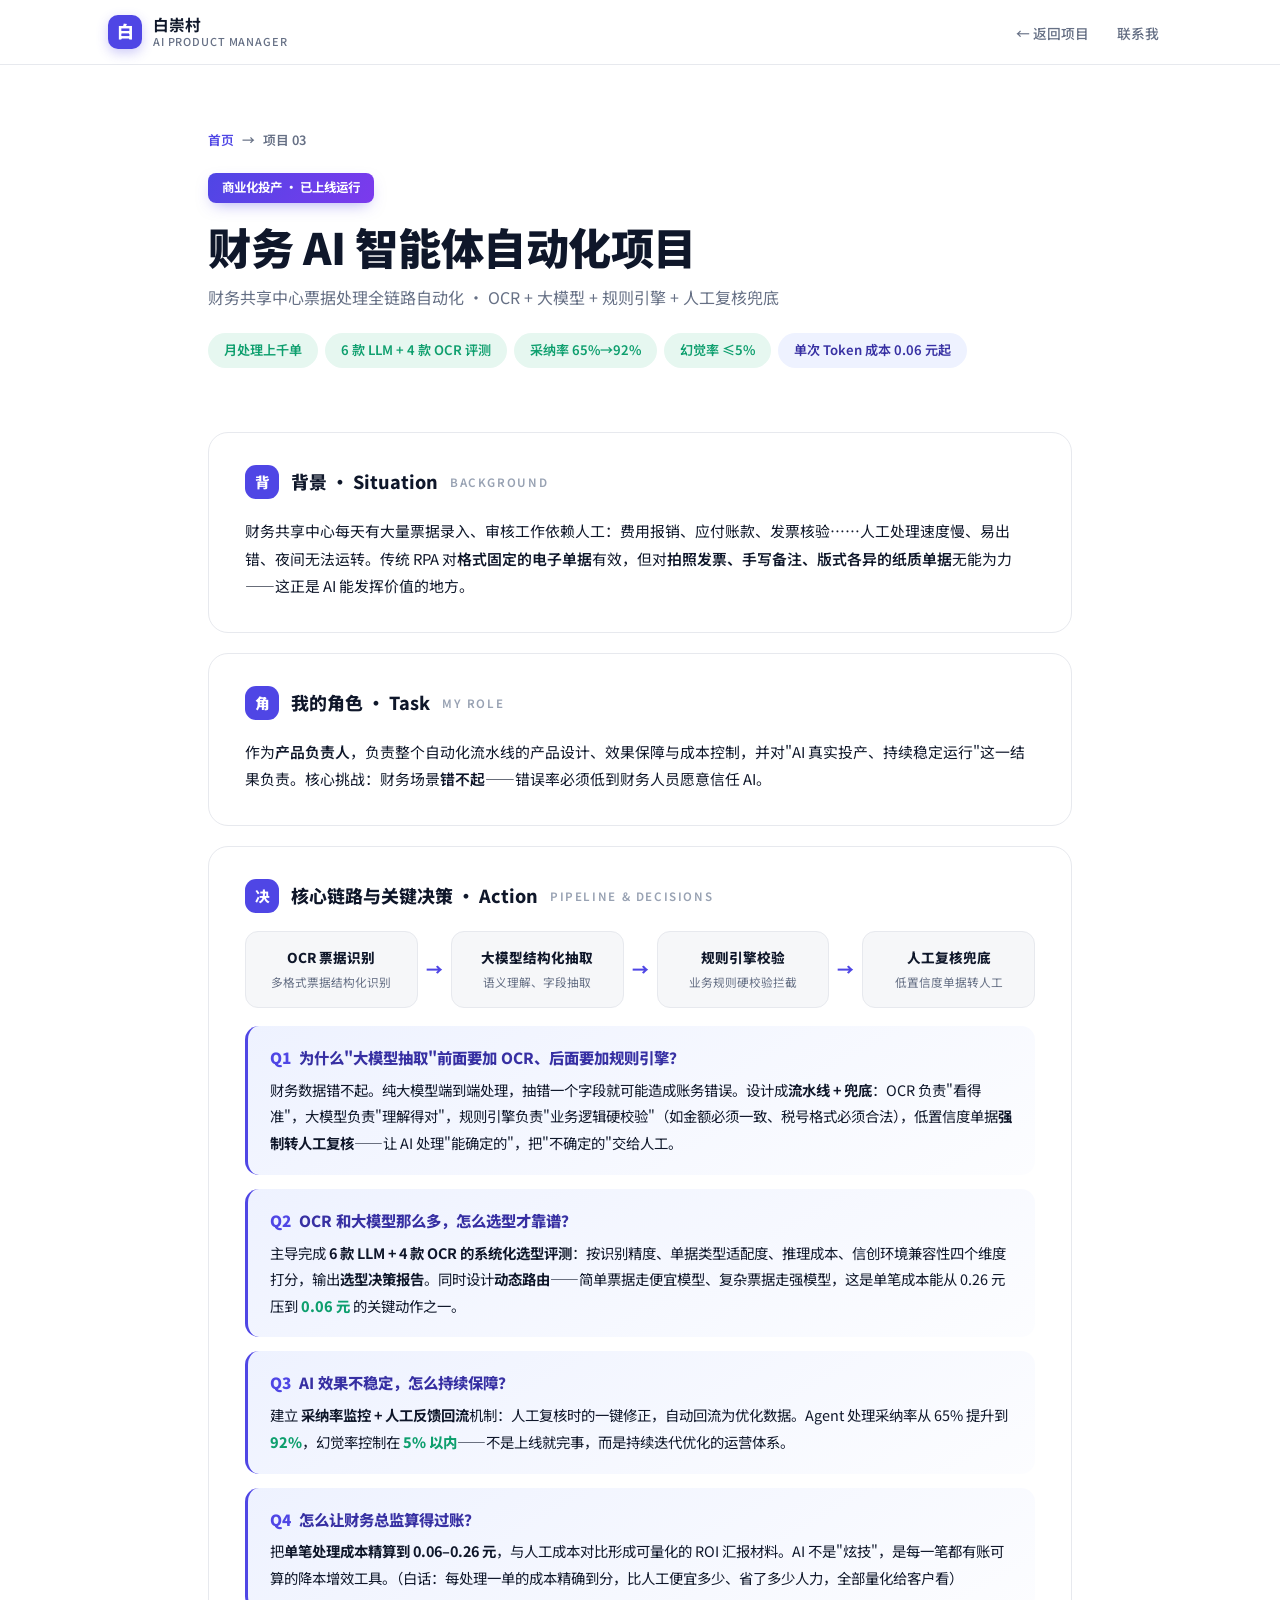
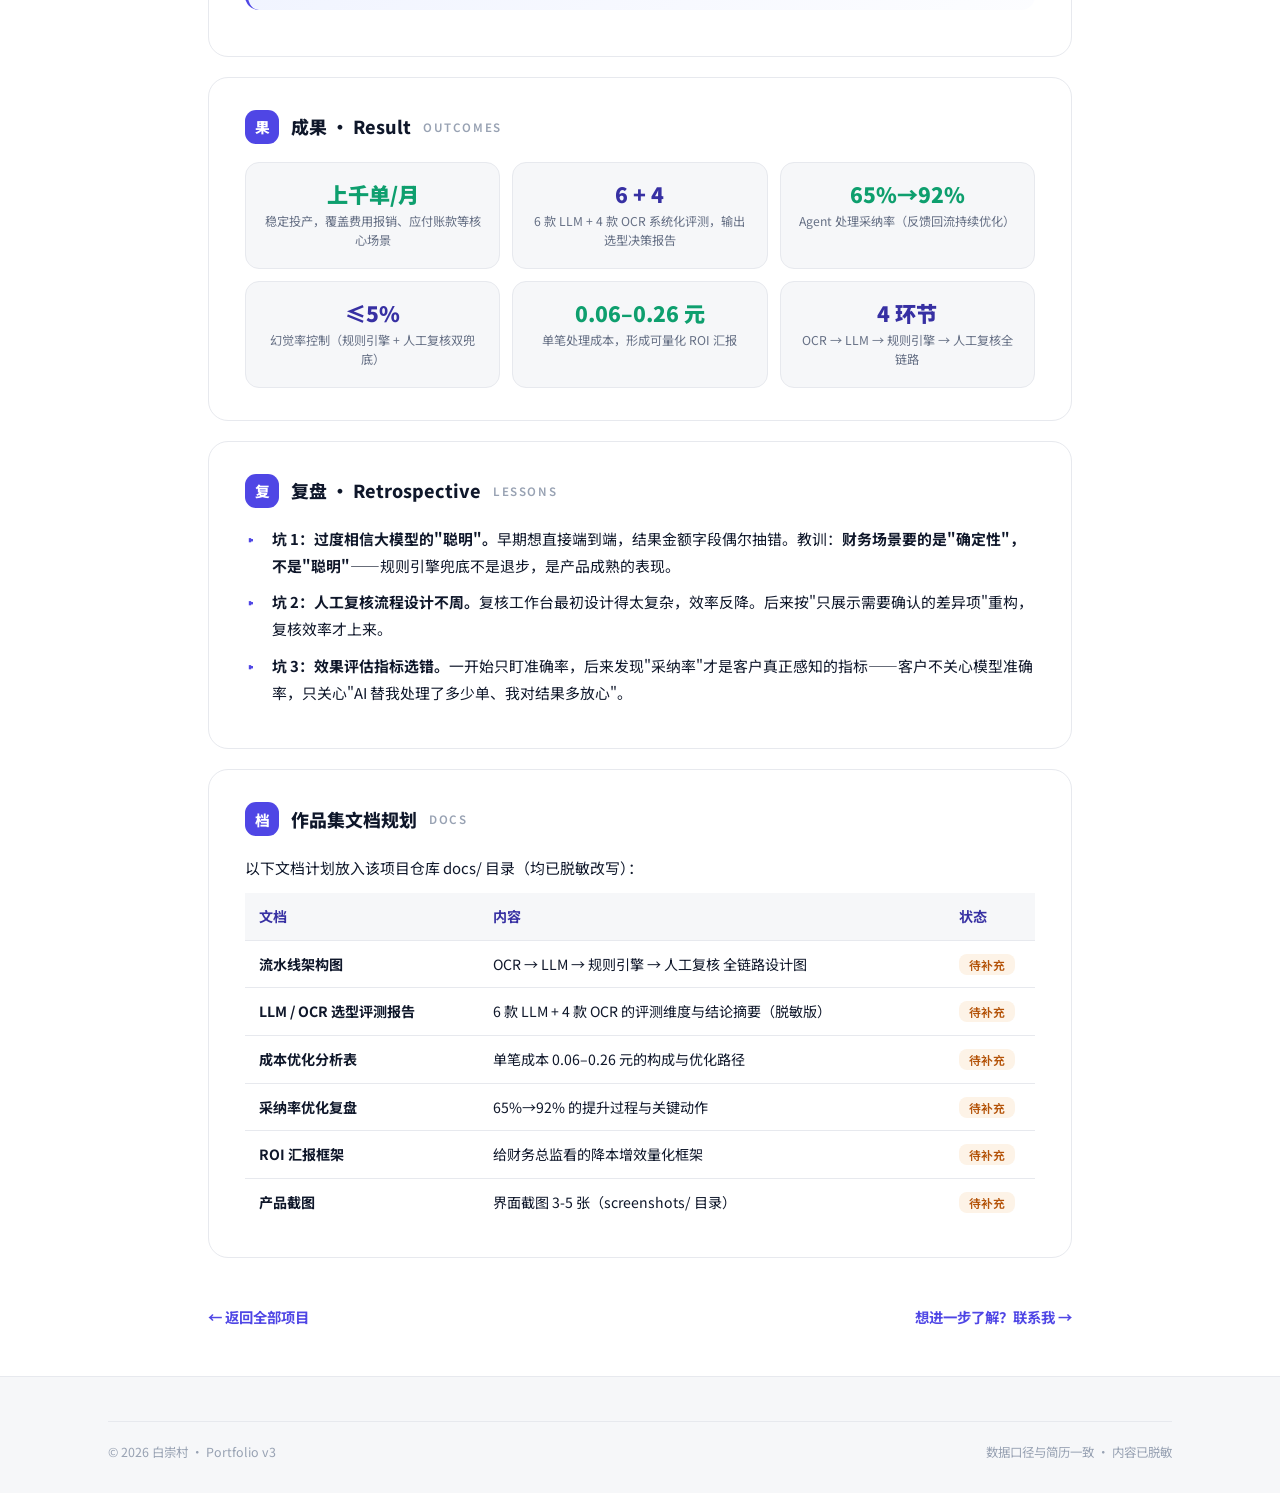
<file: finance-ai-agent.html>
<!DOCTYPE html>
<html lang="zh-CN">
<head>
<meta charset="UTF-8">
<meta name="viewport" content="width=device-width, initial-scale=1.0">
<title>财务 AI 智能体自动化项目 · 白崇村</title>
<link rel="preconnect" href="https://fonts.googleapis.com">
<link rel="preconnect" href="https://fonts.gstatic.com" crossorigin>
<link href="https://fonts.googleapis.com/css2?family=Noto+Sans+SC:wght@400;500;700;900&display=swap" rel="stylesheet">
<link rel="stylesheet" href="style.css">
</head>
<body>

<nav class="nav">
  <div class="wrap nav-in">
    <a class="brand" href="index.html">
      <span class="brand-mark">白</span>
      <span class="brand-name">白崇村<small>AI PRODUCT MANAGER</small></span>
    </a>
    <ul class="nav-links">
      <li><a href="index.html#projects">← 返回项目</a></li>
      <li><a href="index.html#contact">联系我</a></li>
    </ul>
  </div>
</nav>

<div class="wrap-narrow">

  <header class="page-hero">
    <div class="ph-breadcrumb"><a href="index.html">首页</a> <span>→</span> <span>项目 03</span></div>
    <span class="ph-tag">商业化投产 · 已上线运行</span>
    <h1>财务 AI 智能体自动化项目</h1>
    <p class="p-sub">财务共享中心票据处理全链路自动化 · OCR + 大模型 + 规则引擎 + 人工复核兜底</p>
    <div class="pills">
      <span class="pill g">月处理上千单</span>
      <span class="pill g">6 款 LLM + 4 款 OCR 评测</span>
      <span class="pill g">采纳率 65%→92%</span>
      <span class="pill g">幻觉率 ≤5%</span>
      <span class="pill b">单次 Token 成本 0.06 元起</span>
    </div>
  </header>

  <div class="panel">
    <div class="panel-head"><span class="panel-num">背</span><h2>背景 · Situation</h2><span class="en">Background</span></div>
    <p>财务共享中心每天有大量票据录入、审核工作依赖人工：费用报销、应付账款、发票核验……人工处理速度慢、易出错、夜间无法运转。传统 RPA 对<strong>格式固定的电子单据</strong>有效，但对<strong>拍照发票、手写备注、版式各异的纸质单据</strong>无能为力——这正是 AI 能发挥价值的地方。</p>
  </div>

  <div class="panel">
    <div class="panel-head"><span class="panel-num">角</span><h2>我的角色 · Task</h2><span class="en">My Role</span></div>
    <p>作为<strong>产品负责人</strong>，负责整个自动化流水线的产品设计、效果保障与成本控制，并对"AI 真实投产、持续稳定运行"这一结果负责。核心挑战：财务场景<strong>错不起</strong>——错误率必须低到财务人员愿意信任 AI。</p>
  </div>

  <div class="panel">
    <div class="panel-head"><span class="panel-num">决</span><h2>核心链路与关键决策 · Action</h2><span class="en">Pipeline & Decisions</span></div>

    <div class="pipeline">
      <div class="step"><div class="s-name">OCR 票据识别</div><div class="s-desc">多格式票据结构化识别</div></div>
      <div class="arr">→</div>
      <div class="step"><div class="s-name">大模型结构化抽取</div><div class="s-desc">语义理解、字段抽取</div></div>
      <div class="arr">→</div>
      <div class="step"><div class="s-name">规则引擎校验</div><div class="s-desc">业务规则硬校验拦截</div></div>
      <div class="arr">→</div>
      <div class="step"><div class="s-name">人工复核兜底</div><div class="s-desc">低置信度单据转人工</div></div>
    </div>

    <div class="dbox">
      <div class="q"><span class="qi">Q1</span>为什么"大模型抽取"前面要加 OCR、后面要加规则引擎？</div>
      <div class="a">财务数据错不起。纯大模型端到端处理，抽错一个字段就可能造成账务错误。设计成<strong>流水线 + 兜底</strong>：OCR 负责"看得准"，大模型负责"理解得对"，规则引擎负责"业务逻辑硬校验"（如金额必须一致、税号格式必须合法），低置信度单据<strong>强制转人工复核</strong>——让 AI 处理"能确定的"，把"不确定的"交给人工。</div>
    </div>

    <div class="dbox">
      <div class="q"><span class="qi">Q2</span>OCR 和大模型那么多，怎么选型才靠谱？</div>
      <div class="a">主导完成 <strong>6 款 LLM + 4 款 OCR 的系统化选型评测</strong>：按识别精度、单据类型适配度、推理成本、信创环境兼容性四个维度打分，输出<strong>选型决策报告</strong>。同时设计<strong>动态路由</strong>——简单票据走便宜模型、复杂票据走强模型，这是单笔成本能从 0.26 元压到 <b class="d">0.06 元</b> 的关键动作之一。</div>
    </div>

    <div class="dbox">
      <div class="q"><span class="qi">Q3</span>AI 效果不稳定，怎么持续保障？</div>
      <div class="a">建立 <strong>采纳率监控 + 人工反馈回流</strong>机制：人工复核时的一键修正，自动回流为优化数据。Agent 处理采纳率从 65% 提升到 <b class="d">92%</b>，幻觉率控制在 <b class="d">5% 以内</b>——不是上线就完事，而是持续迭代优化的运营体系。</div>
    </div>

    <div class="dbox">
      <div class="q"><span class="qi">Q4</span>怎么让财务总监算得过账？</div>
      <div class="a">把<strong>单笔处理成本精算到 0.06–0.26 元</strong>，与人工成本对比形成可量化的 ROI 汇报材料。AI 不是"炫技"，是每一笔都有账可算的降本增效工具。<span class="plain">（白话：每处理一单的成本精确到分，比人工便宜多少、省了多少人力，全部量化给客户看）</span></div>
    </div>
  </div>

  <div class="panel">
    <div class="panel-head"><span class="panel-num">果</span><h2>成果 · Result</h2><span class="en">Outcomes</span></div>
    <div class="rgrid">
      <div class="ritem g"><div class="num">上千单/月</div><div class="desc">稳定投产，覆盖费用报销、应付账款等核心场景</div></div>
      <div class="ritem"><div class="num">6 + 4</div><div class="desc">6 款 LLM + 4 款 OCR 系统化评测，输出选型决策报告</div></div>
      <div class="ritem g"><div class="num">65%→92%</div><div class="desc">Agent 处理采纳率（反馈回流持续优化）</div></div>
      <div class="ritem"><div class="num">≤5%</div><div class="desc">幻觉率控制（规则引擎 + 人工复核双兜底）</div></div>
      <div class="ritem g"><div class="num">0.06–0.26 元</div><div class="desc">单笔处理成本，形成可量化 ROI 汇报</div></div>
      <div class="ritem"><div class="num">4 环节</div><div class="desc">OCR → LLM → 规则引擎 → 人工复核全链路</div></div>
    </div>
  </div>

  <div class="panel">
    <div class="panel-head"><span class="panel-num">复</span><h2>复盘 · Retrospective</h2><span class="en">Lessons</span></div>
    <ul class="lessons">
      <li><strong>坑 1：过度相信大模型的"聪明"。</strong>早期想直接端到端，结果金额字段偶尔抽错。教训：<strong>财务场景要的是"确定性"，不是"聪明"</strong>——规则引擎兜底不是退步，是产品成熟的表现。</li>
      <li><strong>坑 2：人工复核流程设计不周。</strong>复核工作台最初设计得太复杂，效率反降。后来按"只展示需要确认的差异项"重构，复核效率才上来。</li>
      <li><strong>坑 3：效果评估指标选错。</strong>一开始只盯准确率，后来发现"采纳率"才是客户真正感知的指标——客户不关心模型准确率，只关心"AI 替我处理了多少单、我对结果多放心"。</li>
    </ul>
  </div>

  <div class="panel">
    <div class="panel-head"><span class="panel-num">档</span><h2>作品集文档规划</h2><span class="en">Docs</span></div>
    <p>以下文档计划放入该项目仓库 docs/ 目录（均已脱敏改写）：</p>
    <table class="doctab">
      <tr><th>文档</th><th>内容</th><th style="width:90px">状态</th></tr>
      <tr><td><strong>流水线架构图</strong></td><td>OCR → LLM → 规则引擎 → 人工复核 全链路设计图</td><td><span class="st">待补充</span></td></tr>
      <tr><td><strong>LLM / OCR 选型评测报告</strong></td><td>6 款 LLM + 4 款 OCR 的评测维度与结论摘要（脱敏版）</td><td><span class="st">待补充</span></td></tr>
      <tr><td><strong>成本优化分析表</strong></td><td>单笔成本 0.06–0.26 元的构成与优化路径</td><td><span class="st">待补充</span></td></tr>
      <tr><td><strong>采纳率优化复盘</strong></td><td>65%→92% 的提升过程与关键动作</td><td><span class="st">待补充</span></td></tr>
      <tr><td><strong>ROI 汇报框架</strong></td><td>给财务总监看的降本增效量化框架</td><td><span class="st">待补充</span></td></tr>
      <tr><td><strong>产品截图</strong></td><td>界面截图 3-5 张（screenshots/ 目录）</td><td><span class="st">待补充</span></td></tr>
    </table>
  </div>

  <div class="backband">
    <a class="link-more" href="index.html#projects">← 返回全部项目</a>
    <a class="link-more" href="mailto:bcc48625@163.com?subject=关于财务AI项目的进一步了解">想进一步了解？联系我 →</a>
  </div>

</div>

<footer class="footer">
  <div class="wrap">
    <div class="footer-bottom">
      <span>© 2026 白崇村 · Portfolio v3</span>
      <span>数据口径与简历一致 · 内容已脱敏</span>
    </div>
  </div>
</footer>

<script>
  const io = new IntersectionObserver((es) => {
    es.forEach(e => { if (e.isIntersecting) { e.target.classList.add('visible'); io.unobserve(e.target); } });
  }, { threshold: 0.08 });
  document.querySelectorAll('.panel').forEach(el => { el.classList.add('reveal'); io.observe(el); });
</script>
</body>
</html>
</file>
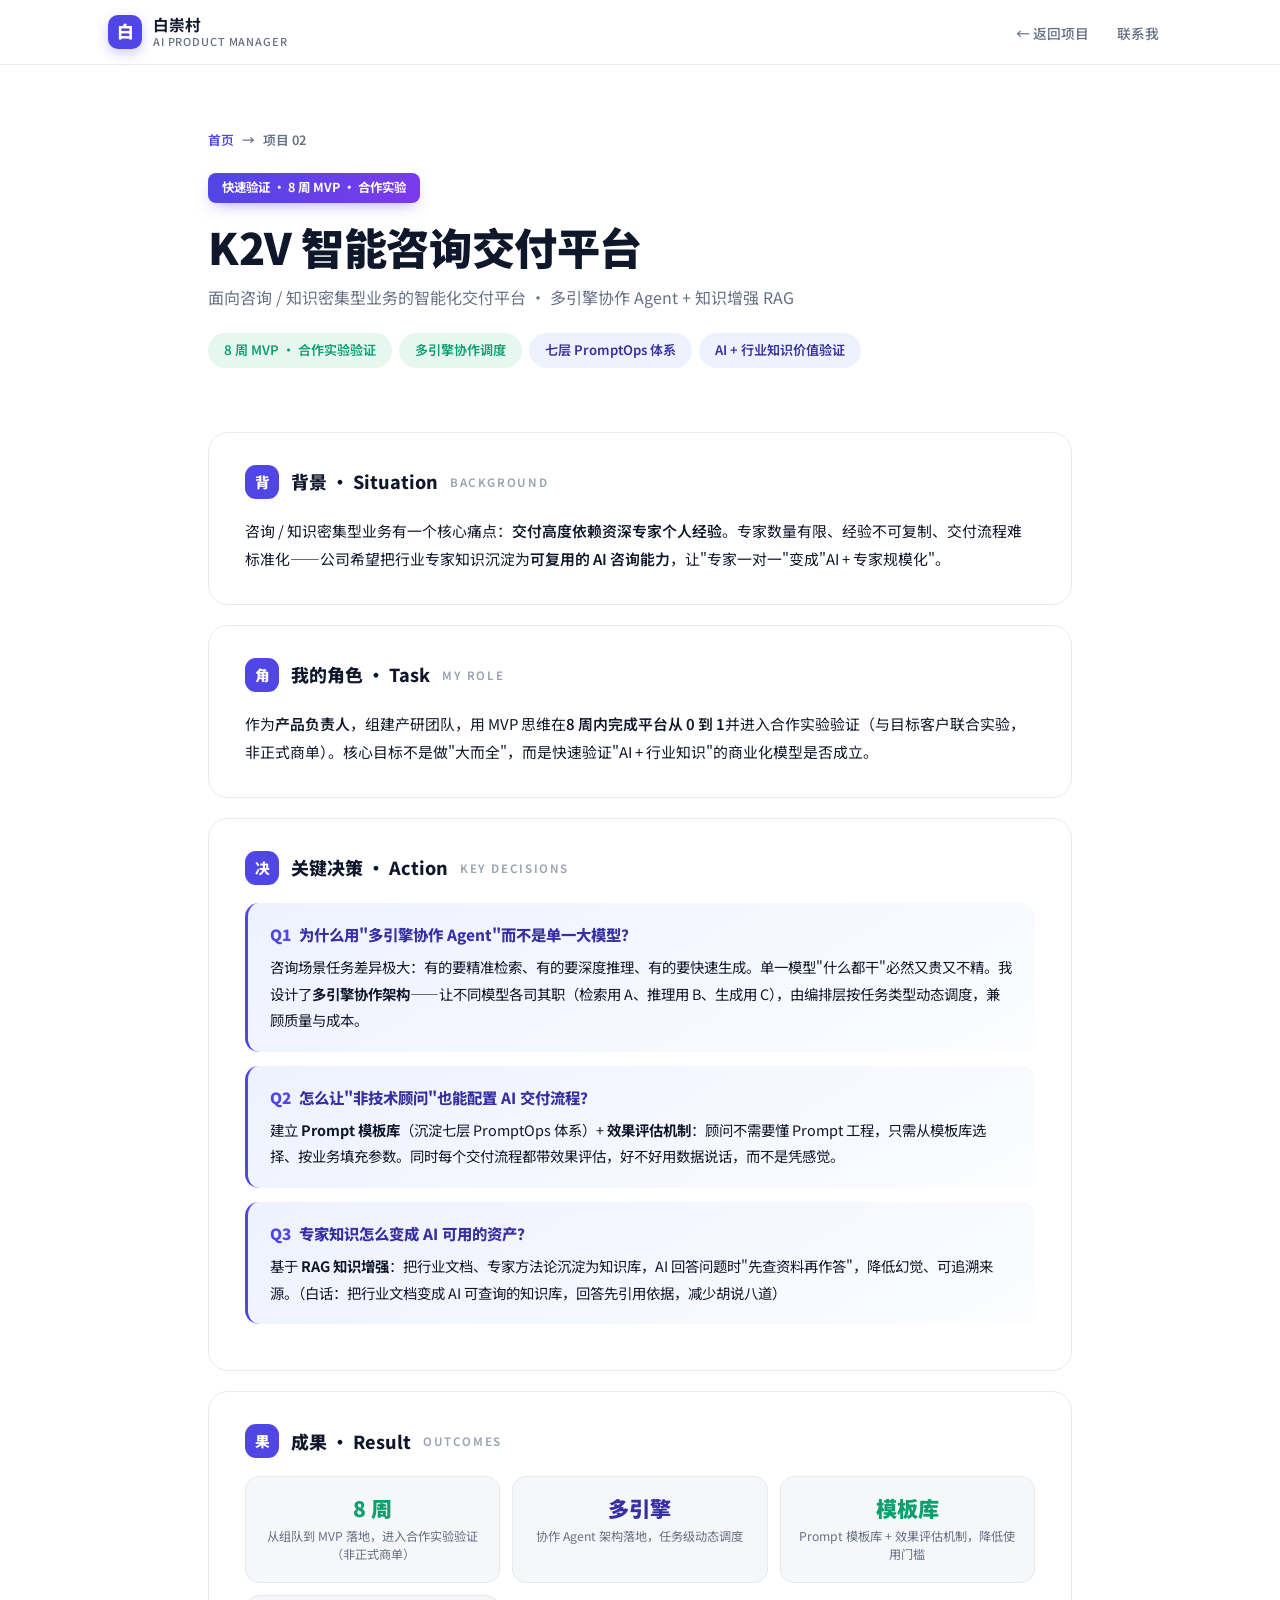
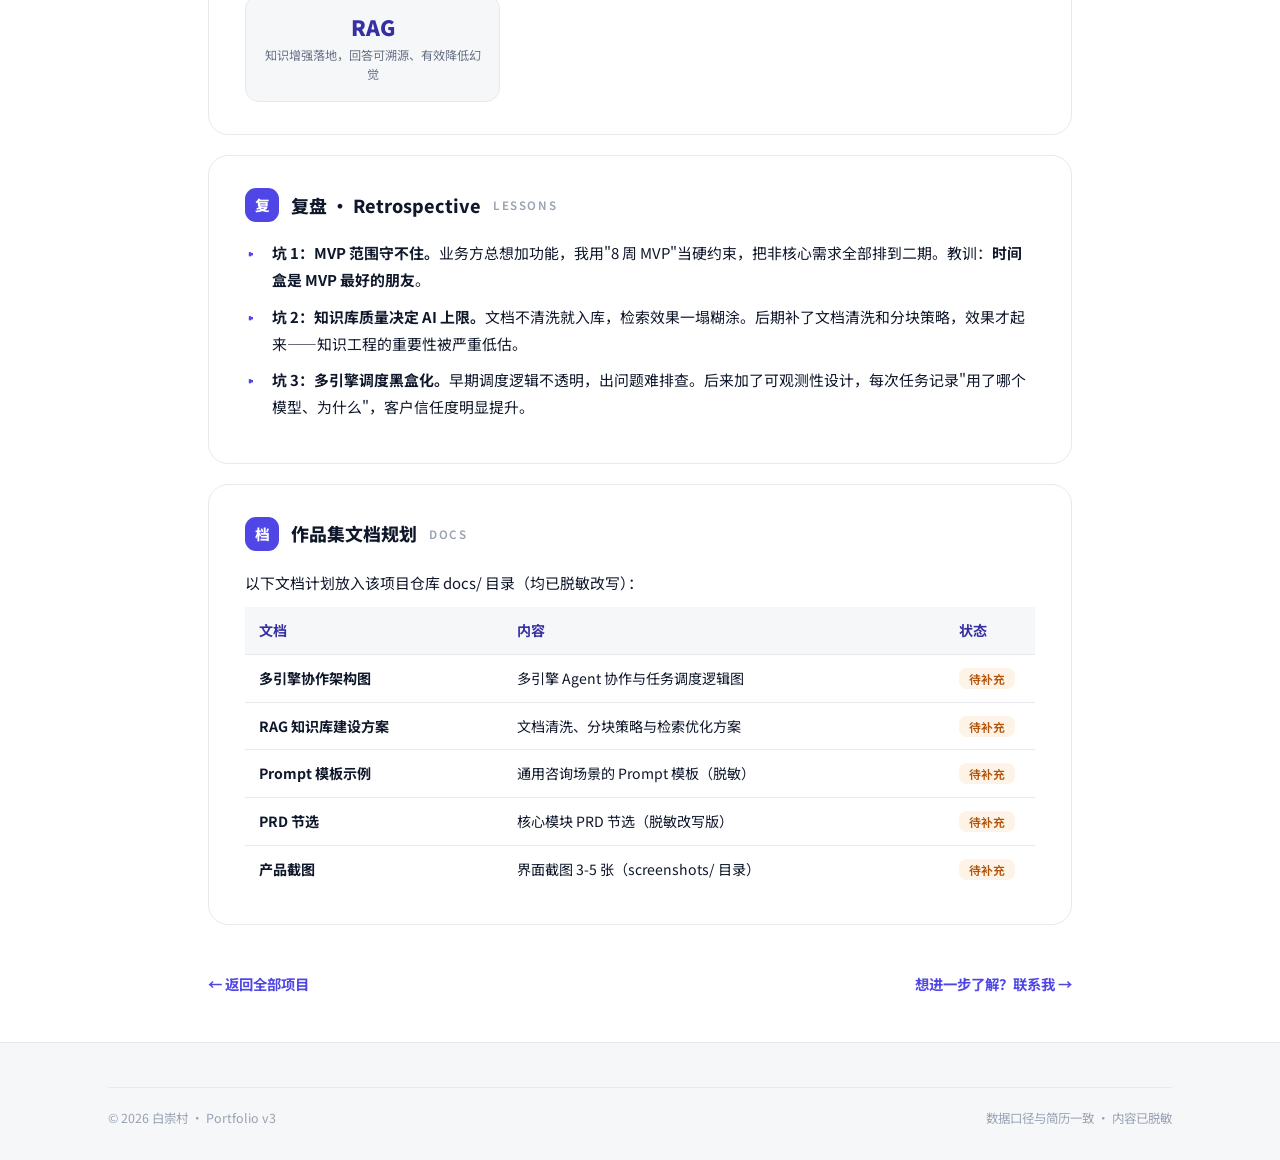
<file: k2v-delivery-platform.html>
<!DOCTYPE html>
<html lang="zh-CN">
<head>
<meta charset="UTF-8">
<meta name="viewport" content="width=device-width, initial-scale=1.0">
<title>K2V 智能咨询交付平台 · 白崇村</title>
<link rel="preconnect" href="https://fonts.googleapis.com">
<link rel="preconnect" href="https://fonts.gstatic.com" crossorigin>
<link href="https://fonts.googleapis.com/css2?family=Noto+Sans+SC:wght@400;500;700;900&display=swap" rel="stylesheet">
<link rel="stylesheet" href="style.css">
</head>
<body>

<nav class="nav">
  <div class="wrap nav-in">
    <a class="brand" href="index.html">
      <span class="brand-mark">白</span>
      <span class="brand-name">白崇村<small>AI PRODUCT MANAGER</small></span>
    </a>
    <ul class="nav-links">
      <li><a href="index.html#projects">← 返回项目</a></li>
      <li><a href="index.html#contact">联系我</a></li>
    </ul>
  </div>
</nav>

<div class="wrap-narrow">

  <header class="page-hero">
    <div class="ph-breadcrumb"><a href="index.html">首页</a> <span>→</span> <span>项目 02</span></div>
    <span class="ph-tag">快速验证 · 8 周 MVP · 合作实验</span>
    <h1>K2V 智能咨询交付平台</h1>
    <p class="p-sub">面向咨询 / 知识密集型业务的智能化交付平台 · 多引擎协作 Agent + 知识增强 RAG</p>
    <div class="pills">
      <span class="pill g">8 周 MVP · 合作实验验证</span>
      <span class="pill g">多引擎协作调度</span>
      <span class="pill b">七层 PromptOps 体系</span>
      <span class="pill b">AI + 行业知识价值验证</span>
    </div>
  </header>

  <div class="panel">
    <div class="panel-head"><span class="panel-num">背</span><h2>背景 · Situation</h2><span class="en">Background</span></div>
    <p>咨询 / 知识密集型业务有一个核心痛点：<strong>交付高度依赖资深专家个人经验</strong>。专家数量有限、经验不可复制、交付流程难标准化——公司希望把行业专家知识沉淀为<strong>可复用的 AI 咨询能力</strong>，让"专家一对一"变成"AI + 专家规模化"。</p>
  </div>

  <div class="panel">
    <div class="panel-head"><span class="panel-num">角</span><h2>我的角色 · Task</h2><span class="en">My Role</span></div>
    <p>作为<strong>产品负责人</strong>，组建产研团队，用 MVP 思维在<strong>8 周内完成平台从 0 到 1</strong>并进入合作实验验证（与目标客户联合实验，非正式商单）。核心目标不是做"大而全"，而是快速验证"AI + 行业知识"的商业化模型是否成立。</p>
  </div>

  <div class="panel">
    <div class="panel-head"><span class="panel-num">决</span><h2>关键决策 · Action</h2><span class="en">Key Decisions</span></div>

    <div class="dbox">
      <div class="q"><span class="qi">Q1</span>为什么用"多引擎协作 Agent"而不是单一大模型？</div>
      <div class="a">咨询场景任务差异极大：有的要精准检索、有的要深度推理、有的要快速生成。单一模型"什么都干"必然又贵又不精。我设计了<strong>多引擎协作架构</strong>——让不同模型各司其职（检索用 A、推理用 B、生成用 C），由编排层按任务类型动态调度，兼顾质量与成本。</div>
    </div>

    <div class="dbox">
      <div class="q"><span class="qi">Q2</span>怎么让"非技术顾问"也能配置 AI 交付流程？</div>
      <div class="a">建立 <strong>Prompt 模板库</strong>（沉淀七层 PromptOps 体系）+ <strong>效果评估机制</strong>：顾问不需要懂 Prompt 工程，只需从模板库选择、按业务填充参数。同时每个交付流程都带效果评估，好不好用数据说话，而不是凭感觉。</div>
    </div>

    <div class="dbox">
      <div class="q"><span class="qi">Q3</span>专家知识怎么变成 AI 可用的资产？</div>
      <div class="a">基于 <strong>RAG 知识增强</strong>：把行业文档、专家方法论沉淀为知识库，AI 回答问题时"先查资料再作答"，降低幻觉、可追溯来源。<span class="plain">（白话：把行业文档变成 AI 可查询的知识库，回答先引用依据，减少胡说八道）</span></div>
    </div>
  </div>

  <div class="panel">
    <div class="panel-head"><span class="panel-num">果</span><h2>成果 · Result</h2><span class="en">Outcomes</span></div>
    <div class="rgrid">
      <div class="ritem g"><div class="num">8 周</div><div class="desc">从组队到 MVP 落地，进入合作实验验证（非正式商单）</div></div>
      <div class="ritem"><div class="num">多引擎</div><div class="desc">协作 Agent 架构落地，任务级动态调度</div></div>
      <div class="ritem g"><div class="num">模板库</div><div class="desc">Prompt 模板库 + 效果评估机制，降低使用门槛</div></div>
      <div class="ritem"><div class="num">RAG</div><div class="desc">知识增强落地，回答可溯源、有效降低幻觉</div></div>
    </div>
  </div>

  <div class="panel">
    <div class="panel-head"><span class="panel-num">复</span><h2>复盘 · Retrospective</h2><span class="en">Lessons</span></div>
    <ul class="lessons">
      <li><strong>坑 1：MVP 范围守不住。</strong>业务方总想加功能，我用"8 周 MVP"当硬约束，把非核心需求全部排到二期。教训：<strong>时间盒是 MVP 最好的朋友</strong>。</li>
      <li><strong>坑 2：知识库质量决定 AI 上限。</strong>文档不清洗就入库，检索效果一塌糊涂。后期补了文档清洗和分块策略，效果才起来——知识工程的重要性被严重低估。</li>
      <li><strong>坑 3：多引擎调度黑盒化。</strong>早期调度逻辑不透明，出问题难排查。后来加了可观测性设计，每次任务记录"用了哪个模型、为什么"，客户信任度明显提升。</li>
    </ul>
  </div>

  <div class="panel">
    <div class="panel-head"><span class="panel-num">档</span><h2>作品集文档规划</h2><span class="en">Docs</span></div>
    <p>以下文档计划放入该项目仓库 docs/ 目录（均已脱敏改写）：</p>
    <table class="doctab">
      <tr><th>文档</th><th>内容</th><th style="width:90px">状态</th></tr>
      <tr><td><strong>多引擎协作架构图</strong></td><td>多引擎 Agent 协作与任务调度逻辑图</td><td><span class="st">待补充</span></td></tr>
      <tr><td><strong>RAG 知识库建设方案</strong></td><td>文档清洗、分块策略与检索优化方案</td><td><span class="st">待补充</span></td></tr>
      <tr><td><strong>Prompt 模板示例</strong></td><td>通用咨询场景的 Prompt 模板（脱敏）</td><td><span class="st">待补充</span></td></tr>
      <tr><td><strong>PRD 节选</strong></td><td>核心模块 PRD 节选（脱敏改写版）</td><td><span class="st">待补充</span></td></tr>
      <tr><td><strong>产品截图</strong></td><td>界面截图 3-5 张（screenshots/ 目录）</td><td><span class="st">待补充</span></td></tr>
    </table>
  </div>

  <div class="backband">
    <a class="link-more" href="index.html#projects">← 返回全部项目</a>
    <a class="link-more" href="mailto:bcc48625@163.com?subject=关于K2V平台的进一步了解">想进一步了解？联系我 →</a>
  </div>

</div>

<footer class="footer">
  <div class="wrap">
    <div class="footer-bottom">
      <span>© 2026 白崇村 · Portfolio v3</span>
      <span>数据口径与简历一致 · 内容已脱敏</span>
    </div>
  </div>
</footer>

<script>
  const io = new IntersectionObserver((es) => {
    es.forEach(e => { if (e.isIntersecting) { e.target.classList.add('visible'); io.unobserve(e.target); } });
  }, { threshold: 0.08 });
  document.querySelectorAll('.panel').forEach(el => { el.classList.add('reveal'); io.observe(el); });
</script>
</body>
</html>
</file>
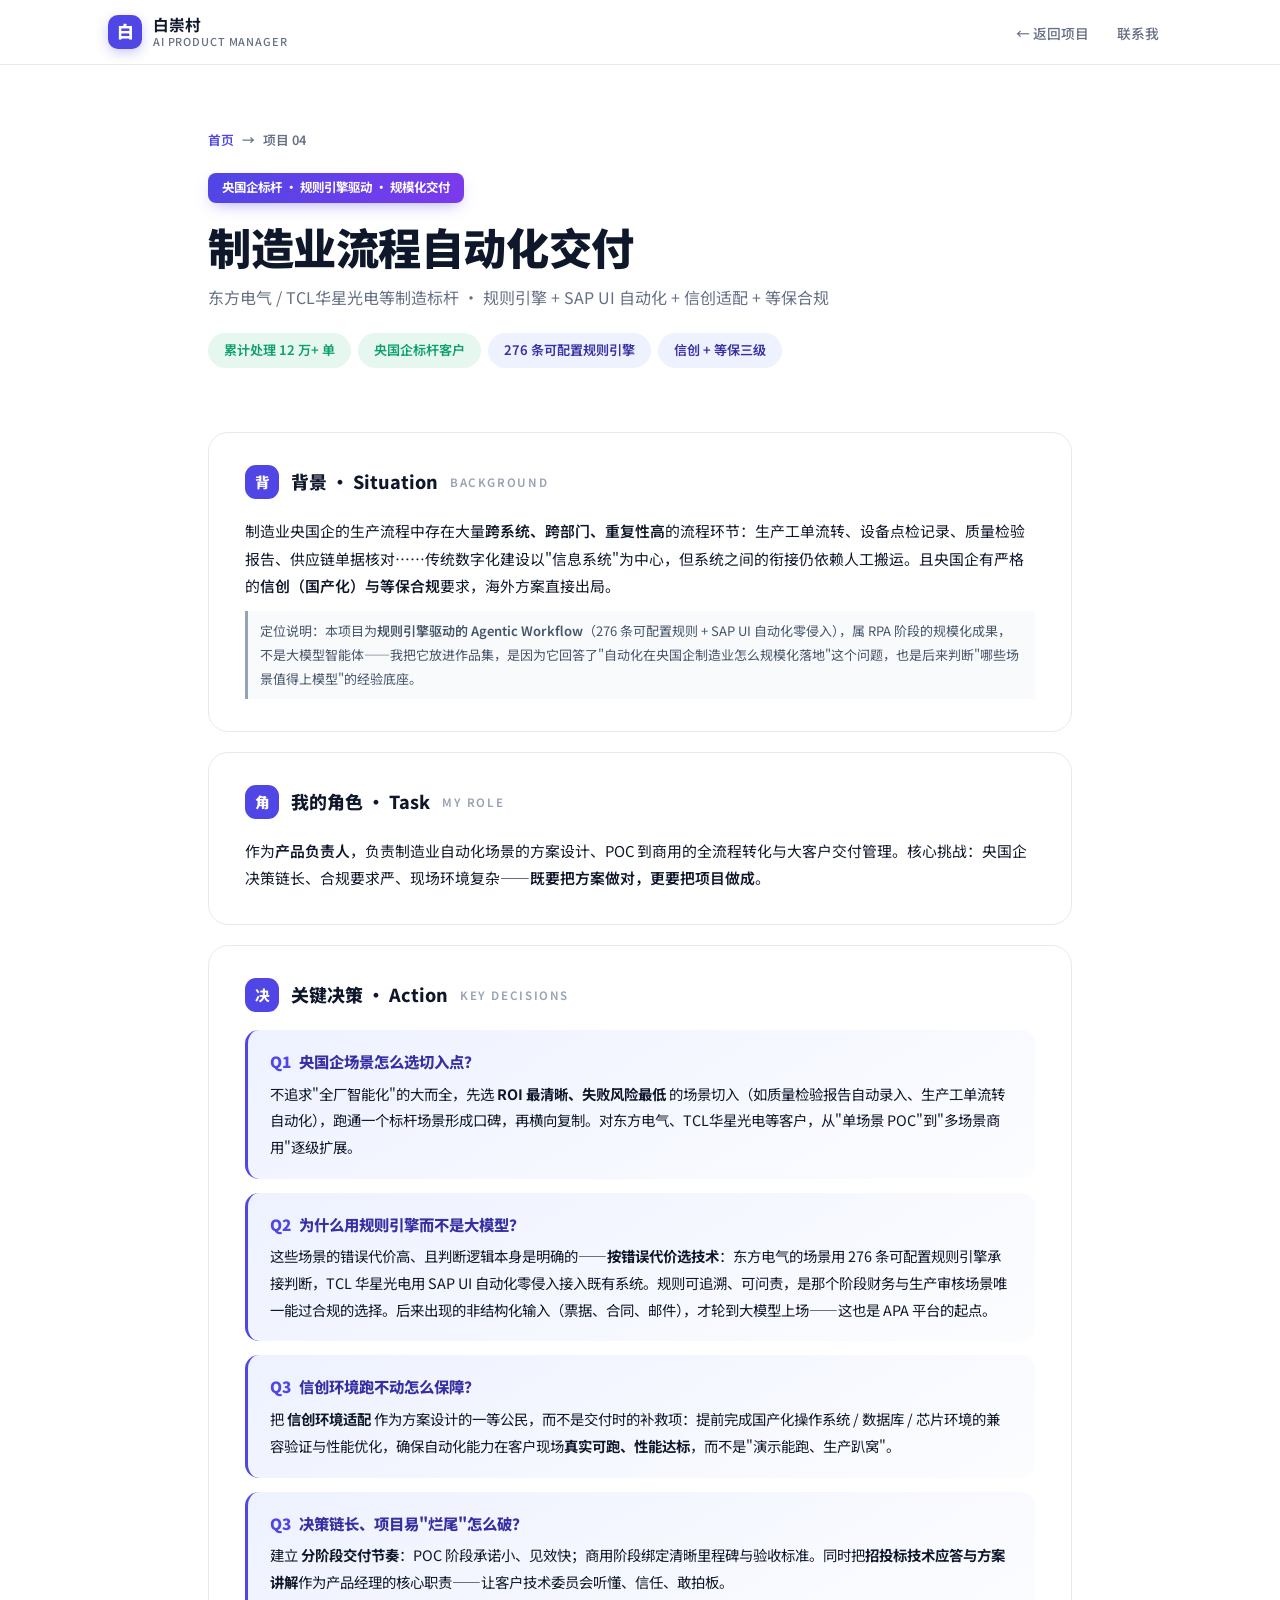
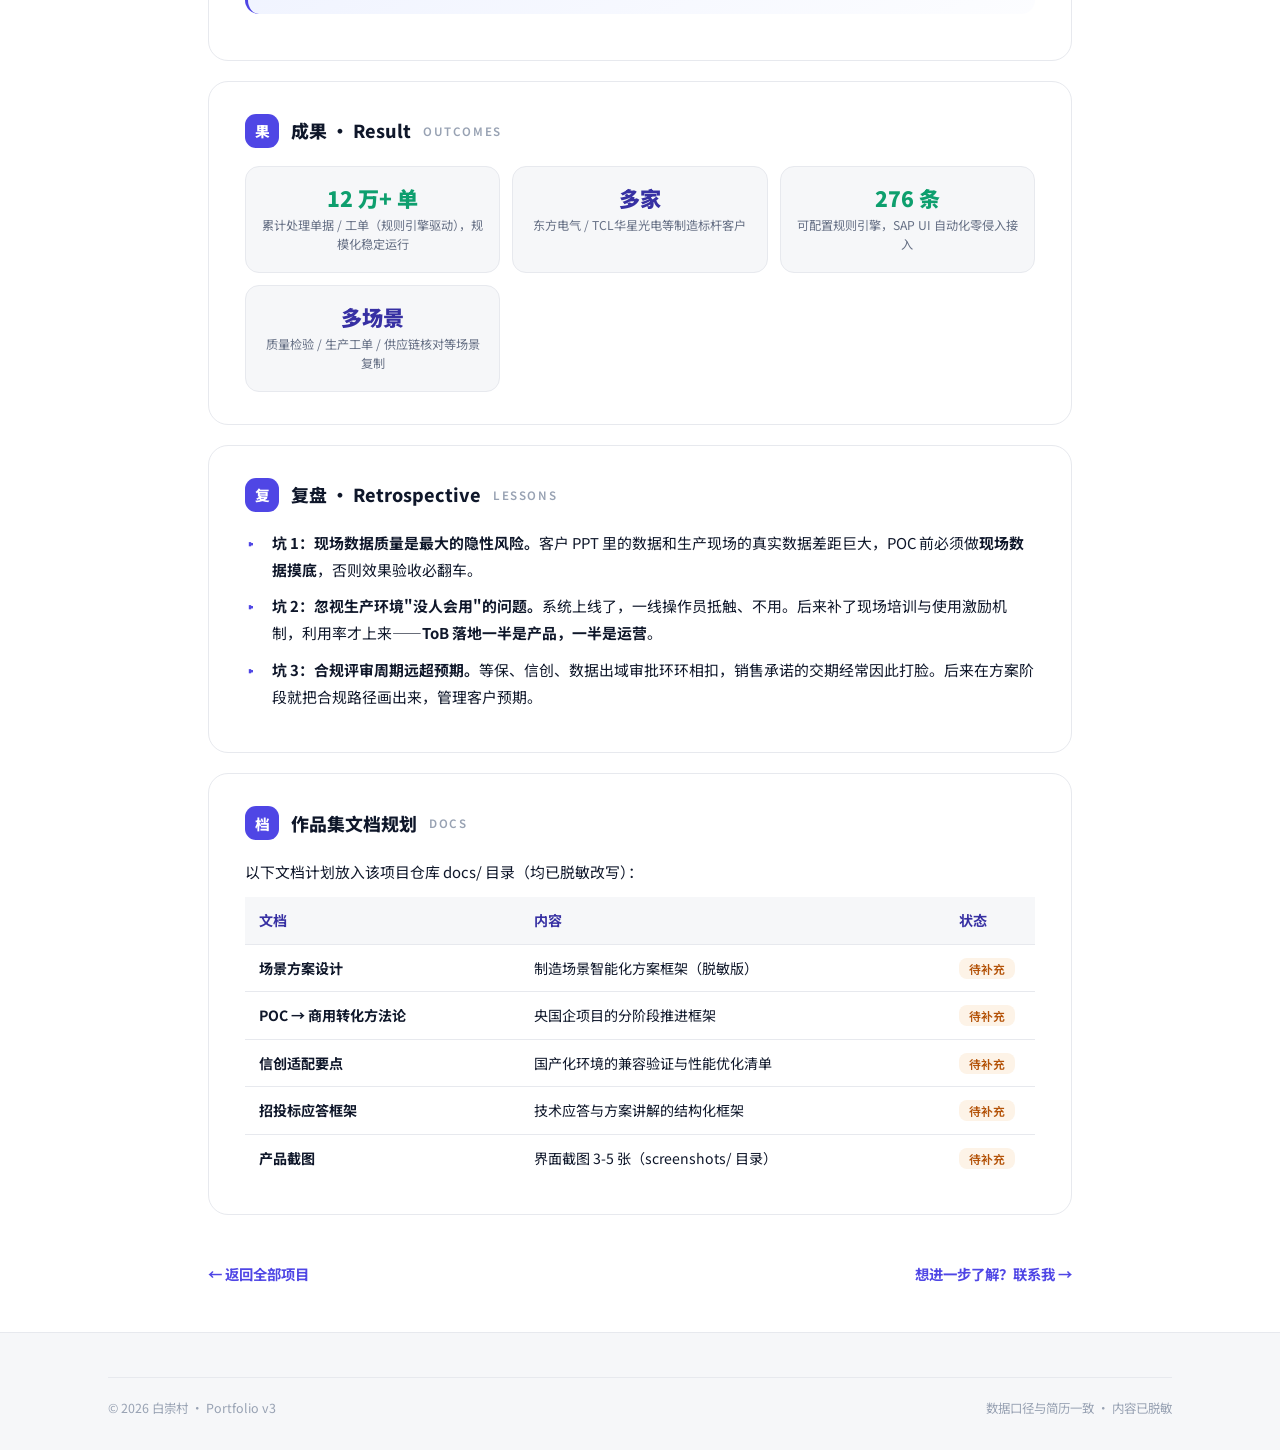
<file: manufacturing-ai-agent.html>
<!DOCTYPE html>
<html lang="zh-CN">
<head>
<meta charset="UTF-8">
<meta name="viewport" content="width=device-width, initial-scale=1.0">
<title>制造业流程自动化交付 · 白崇村</title>
<link rel="preconnect" href="https://fonts.googleapis.com">
<link rel="preconnect" href="https://fonts.gstatic.com" crossorigin>
<link href="https://fonts.googleapis.com/css2?family=Noto+Sans+SC:wght@400;500;700;900&display=swap" rel="stylesheet">
<link rel="stylesheet" href="style.css">
</head>
<body>

<nav class="nav">
  <div class="wrap nav-in">
    <a class="brand" href="index.html">
      <span class="brand-mark">白</span>
      <span class="brand-name">白崇村<small>AI PRODUCT MANAGER</small></span>
    </a>
    <ul class="nav-links">
      <li><a href="index.html#projects">← 返回项目</a></li>
      <li><a href="index.html#contact">联系我</a></li>
    </ul>
  </div>
</nav>

<div class="wrap-narrow">

  <header class="page-hero">
    <div class="ph-breadcrumb"><a href="index.html">首页</a> <span>→</span> <span>项目 04</span></div>
    <span class="ph-tag">央国企标杆 · 规则引擎驱动 · 规模化交付</span>
    <h1>制造业流程自动化交付</h1>
    <p class="p-sub">东方电气 / TCL华星光电等制造标杆 · 规则引擎 + SAP UI 自动化 + 信创适配 + 等保合规</p>
    <div class="pills">
      <span class="pill g">累计处理 12 万+ 单</span>
      <span class="pill g">央国企标杆客户</span>
      <span class="pill b">276 条可配置规则引擎</span>
      <span class="pill b">信创 + 等保三级</span>
    </div>
  </header>

  <div class="panel">
    <div class="panel-head"><span class="panel-num">背</span><h2>背景 · Situation</h2><span class="en">Background</span></div>
    <p>制造业央国企的生产流程中存在大量<strong>跨系统、跨部门、重复性高</strong>的流程环节：生产工单流转、设备点检记录、质量检验报告、供应链单据核对……传统数字化建设以"信息系统"为中心，但系统之间的衔接仍依赖人工搬运。且央国企有严格的<strong>信创（国产化）与等保合规</strong>要求，海外方案直接出局。</p>
    <p class="plain" style="background:#f8fafc;border-left:3px solid #94a3b8;padding:8px 12px;font-size:13px;color:#475569">定位说明：本项目为<strong>规则引擎驱动的 Agentic Workflow</strong>（276 条可配置规则 + SAP UI 自动化零侵入），属 RPA 阶段的规模化成果，不是大模型智能体——我把它放进作品集，是因为它回答了"自动化在央国企制造业怎么规模化落地"这个问题，也是后来判断"哪些场景值得上模型"的经验底座。</p>
  </div>

  <div class="panel">
    <div class="panel-head"><span class="panel-num">角</span><h2>我的角色 · Task</h2><span class="en">My Role</span></div>
    <p>作为<strong>产品负责人</strong>，负责制造业自动化场景的方案设计、POC 到商用的全流程转化与大客户交付管理。核心挑战：央国企决策链长、合规要求严、现场环境复杂——<strong>既要把方案做对，更要把项目做成</strong>。</p>
  </div>

  <div class="panel">
    <div class="panel-head"><span class="panel-num">决</span><h2>关键决策 · Action</h2><span class="en">Key Decisions</span></div>

    <div class="dbox">
      <div class="q"><span class="qi">Q1</span>央国企场景怎么选切入点？</div>
      <div class="a">不追求"全厂智能化"的大而全，先选 <strong>ROI 最清晰、失败风险最低</strong> 的场景切入（如质量检验报告自动录入、生产工单流转自动化），跑通一个标杆场景形成口碑，再横向复制。对东方电气、TCL华星光电等客户，从"单场景 POC"到"多场景商用"逐级扩展。</div>
    </div>

    <div class="dbox">
      <div class="q"><span class="qi">Q2</span>为什么用规则引擎而不是大模型？</div>
      <div class="a">这些场景的错误代价高、且判断逻辑本身是明确的——<strong>按错误代价选技术</strong>：东方电气的场景用 276 条可配置规则引擎承接判断，TCL 华星光电用 SAP UI 自动化零侵入接入既有系统。规则可追溯、可问责，是那个阶段财务与生产审核场景唯一能过合规的选择。后来出现的非结构化输入（票据、合同、邮件），才轮到大模型上场——这也是 APA 平台的起点。</div>
    </div>

    <div class="dbox">
      <div class="q"><span class="qi">Q3</span>信创环境跑不动怎么保障？</div>
      <div class="a">把 <strong>信创环境适配</strong> 作为方案设计的一等公民，而不是交付时的补救项：提前完成国产化操作系统 / 数据库 / 芯片环境的兼容验证与性能优化，确保自动化能力在客户现场<strong>真实可跑、性能达标</strong>，而不是"演示能跑、生产趴窝"。</div>
    </div>

    <div class="dbox">
      <div class="q"><span class="qi">Q3</span>决策链长、项目易"烂尾"怎么破？</div>
      <div class="a">建立 <strong>分阶段交付节奏</strong>：POC 阶段承诺小、见效快；商用阶段绑定清晰里程碑与验收标准。同时把<strong>招投标技术应答与方案讲解</strong>作为产品经理的核心职责——让客户技术委员会听懂、信任、敢拍板。</div>
    </div>
  </div>

  <div class="panel">
    <div class="panel-head"><span class="panel-num">果</span><h2>成果 · Result</h2><span class="en">Outcomes</span></div>
    <div class="rgrid">
      <div class="ritem g"><div class="num">12 万+ 单</div><div class="desc">累计处理单据 / 工单（规则引擎驱动），规模化稳定运行</div></div>
      <div class="ritem"><div class="num">多家</div><div class="desc">东方电气 / TCL华星光电等制造标杆客户</div></div>
      <div class="ritem g"><div class="num">276 条</div><div class="desc">可配置规则引擎，SAP UI 自动化零侵入接入</div></div>
      <div class="ritem"><div class="num">多场景</div><div class="desc">质量检验 / 生产工单 / 供应链核对等场景复制</div></div>
    </div>
  </div>

  <div class="panel">
    <div class="panel-head"><span class="panel-num">复</span><h2>复盘 · Retrospective</h2><span class="en">Lessons</span></div>
    <ul class="lessons">
      <li><strong>坑 1：现场数据质量是最大的隐性风险。</strong>客户 PPT 里的数据和生产现场的真实数据差距巨大，POC 前必须做<strong>现场数据摸底</strong>，否则效果验收必翻车。</li>
      <li><strong>坑 2：忽视生产环境"没人会用"的问题。</strong>系统上线了，一线操作员抵触、不用。后来补了现场培训与使用激励机制，利用率才上来——<strong>ToB 落地一半是产品，一半是运营</strong>。</li>
      <li><strong>坑 3：合规评审周期远超预期。</strong>等保、信创、数据出域审批环环相扣，销售承诺的交期经常因此打脸。后来在方案阶段就把合规路径画出来，管理客户预期。</li>
    </ul>
  </div>

  <div class="panel">
    <div class="panel-head"><span class="panel-num">档</span><h2>作品集文档规划</h2><span class="en">Docs</span></div>
    <p>以下文档计划放入该项目仓库 docs/ 目录（均已脱敏改写）：</p>
    <table class="doctab">
      <tr><th>文档</th><th>内容</th><th style="width:90px">状态</th></tr>
      <tr><td><strong>场景方案设计</strong></td><td>制造场景智能化方案框架（脱敏版）</td><td><span class="st">待补充</span></td></tr>
      <tr><td><strong>POC → 商用转化方法论</strong></td><td>央国企项目的分阶段推进框架</td><td><span class="st">待补充</span></td></tr>
      <tr><td><strong>信创适配要点</strong></td><td>国产化环境的兼容验证与性能优化清单</td><td><span class="st">待补充</span></td></tr>
      <tr><td><strong>招投标应答框架</strong></td><td>技术应答与方案讲解的结构化框架</td><td><span class="st">待补充</span></td></tr>
      <tr><td><strong>产品截图</strong></td><td>界面截图 3-5 张（screenshots/ 目录）</td><td><span class="st">待补充</span></td></tr>
    </table>
  </div>

  <div class="backband">
    <a class="link-more" href="index.html#projects">← 返回全部项目</a>
    <a class="link-more" href="mailto:bcc48625@163.com?subject=关于制造业AI项目的进一步了解">想进一步了解？联系我 →</a>
  </div>

</div>

<footer class="footer">
  <div class="wrap">
    <div class="footer-bottom">
      <span>© 2026 白崇村 · Portfolio v3</span>
      <span>数据口径与简历一致 · 内容已脱敏</span>
    </div>
  </div>
</footer>

<script>
  const io = new IntersectionObserver((es) => {
    es.forEach(e => { if (e.isIntersecting) { e.target.classList.add('visible'); io.unobserve(e.target); } });
  }, { threshold: 0.08 });
  document.querySelectorAll('.panel').forEach(el => { el.classList.add('reveal'); io.observe(el); });
</script>
</body>
</html>
</file>
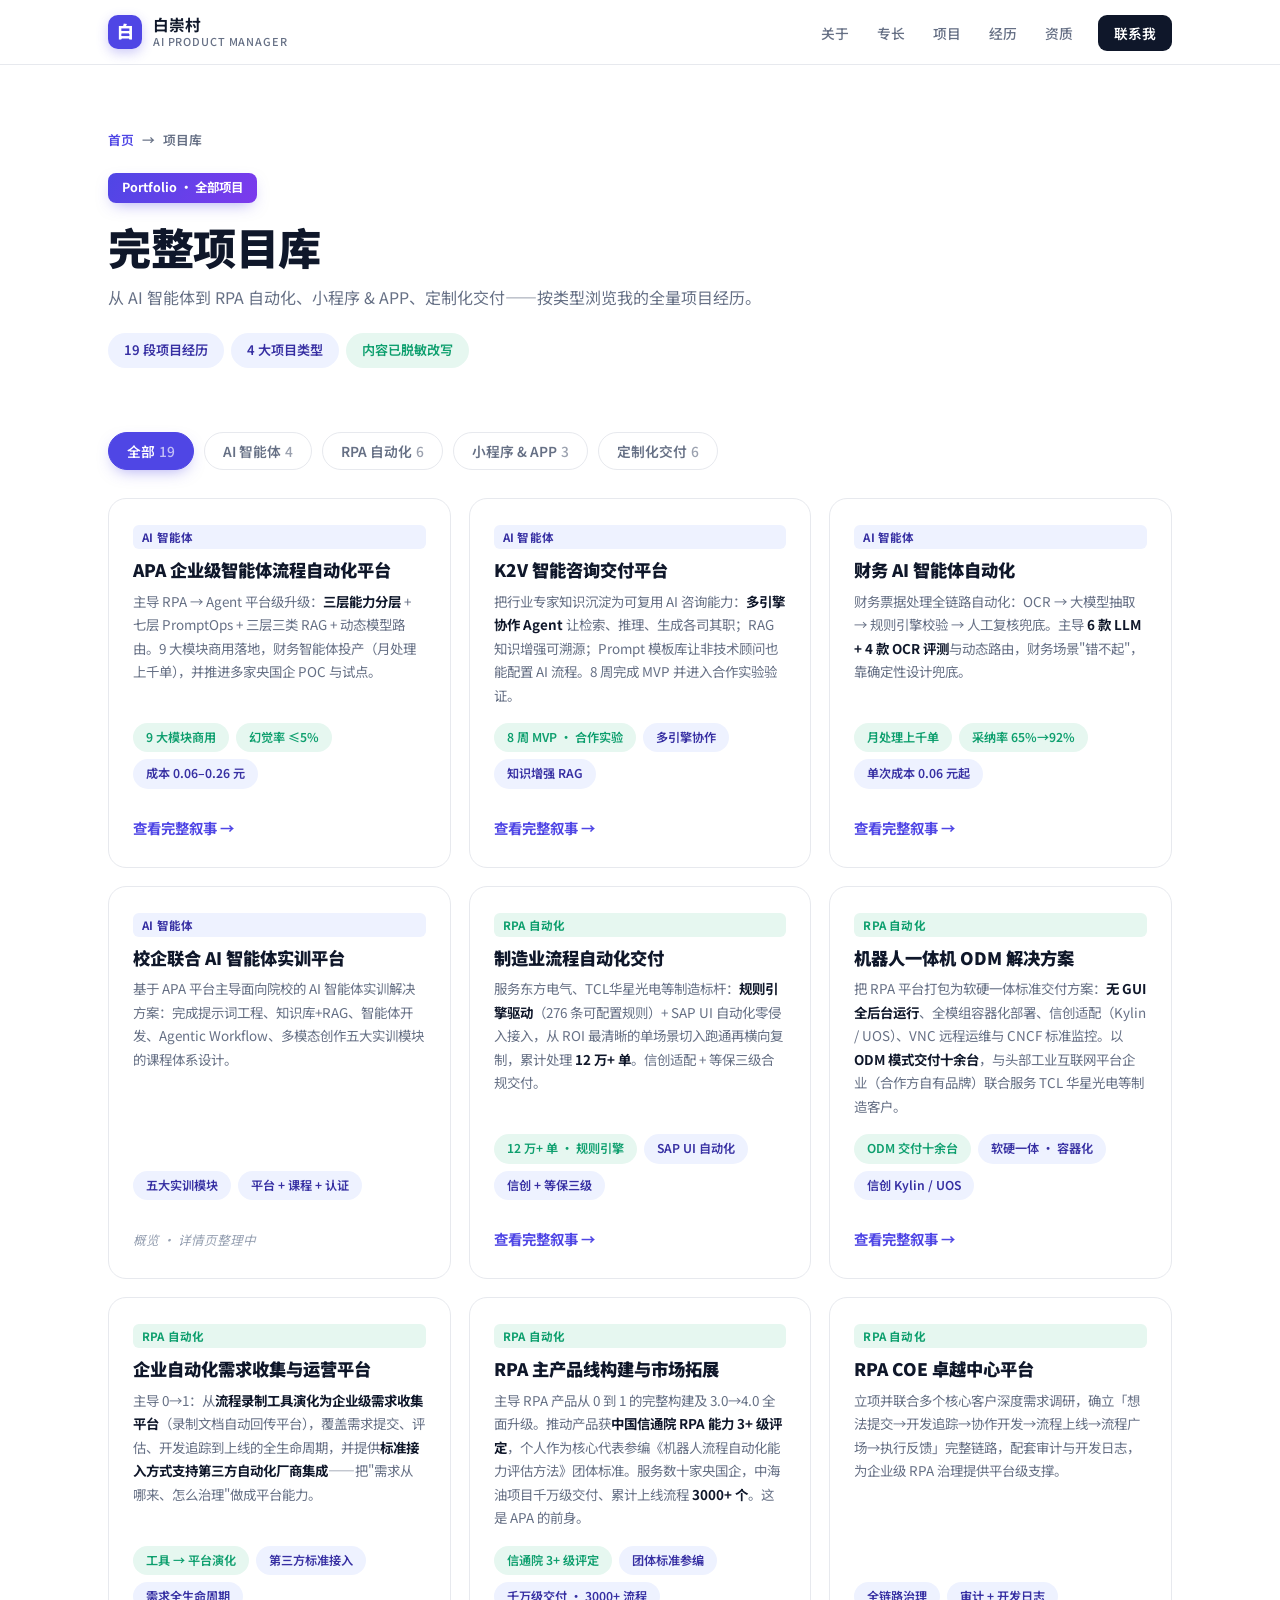
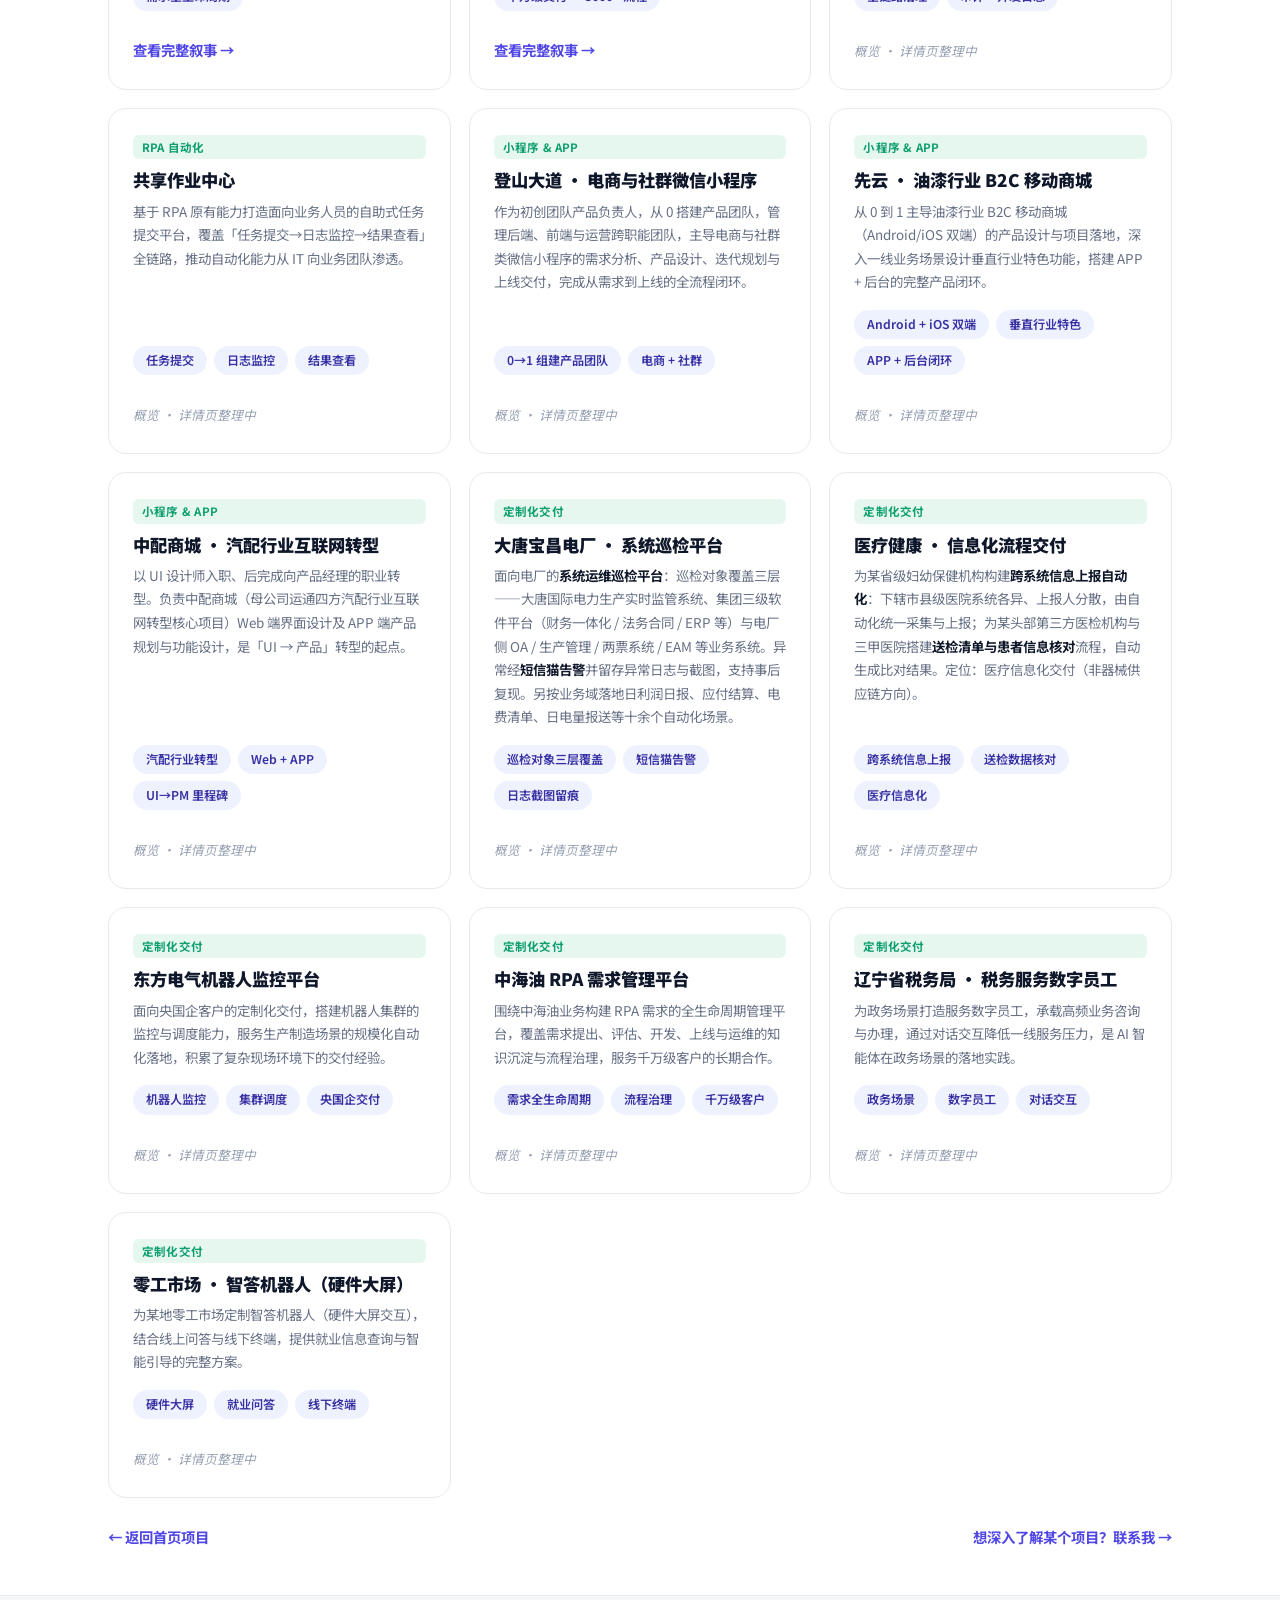
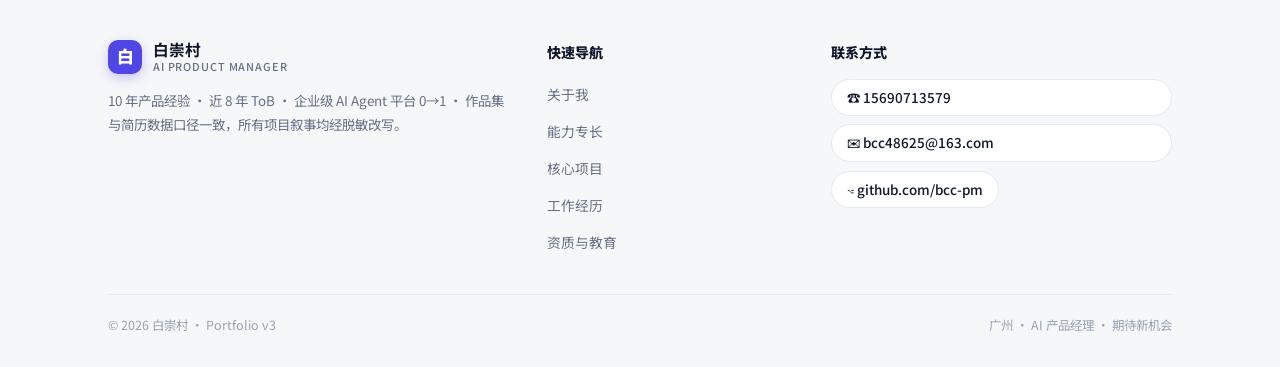
<file: projects.html>
<!DOCTYPE html>
<html lang="zh-CN">
<head>
<meta charset="UTF-8">
<meta name="viewport" content="width=device-width, initial-scale=1.0">
<title>完整项目库 · 白崇村</title>
<meta name="description" content="白崇村完整项目库：AI 智能体 / RPA 自动化 / 小程序 & APP / 定制化交付，共 19 段项目经历。全部脱敏改写，数据口径与简历一致。">
<link rel="preconnect" href="https://fonts.googleapis.com">
<link rel="preconnect" href="https://fonts.gstatic.com" crossorigin>
<link href="https://fonts.googleapis.com/css2?family=Noto+Sans+SC:wght@400;500;700;900&display=swap" rel="stylesheet">
<link rel="stylesheet" href="style.css">
</head>
<body>

<nav class="nav">
  <div class="wrap nav-in">
    <a class="brand" href="index.html">
      <span class="brand-mark">白</span>
      <span class="brand-name">白崇村<small>AI PRODUCT MANAGER</small></span>
    </a>
    <ul class="nav-links" id="navLinks">
      <li><a href="index.html#about">关于</a></li>
      <li><a href="index.html#expertise">专长</a></li>
      <li><a href="index.html#projects">项目</a></li>
      <li><a href="index.html#experience">经历</a></li>
      <li><a href="index.html#credentials">资质</a></li>
      <li><a class="nav-cta" href="index.html#contact">联系我</a></li>
    </ul>
    <button class="nav-toggle" id="navToggle" aria-label="菜单">☰</button>
  </div>
</nav>

<div class="wrap">

  <header class="page-hero">
    <div class="ph-breadcrumb"><a href="index.html">首页</a> <span>→</span> <span>项目库</span></div>
    <span class="ph-tag">Portfolio · 全部项目</span>
    <h1>完整项目库</h1>
    <p class="p-sub">从 AI 智能体到 RPA 自动化、小程序 &amp; APP、定制化交付——按类型浏览我的全量项目经历。</p>
    <div class="pills">
      <span class="pill b">19 段项目经历</span>
      <span class="pill b">4 大项目类型</span>
      <span class="pill g">内容已脱敏改写</span>
    </div>
  </header>

  <div class="tabbar" id="tabbar">
    <button class="tab active" data-filter="all">全部<span class="cnt">19</span></button>
    <button class="tab" data-filter="ai">AI 智能体<span class="cnt">4</span></button>
    <button class="tab" data-filter="rpa">RPA 自动化<span class="cnt">6</span></button>
    <button class="tab" data-filter="app">小程序 &amp; APP<span class="cnt">3</span></button>
    <button class="tab" data-filter="custom">定制化交付<span class="cnt">6</span></button>
  </div>

  <div class="proj-grid" id="projGrid">

    <!-- ============ AI 智能体 ============ -->
    <article class="proj-card reveal" data-cat="ai">
      <span class="p-cat">AI 智能体</span>
      <h3>APA 企业级智能体流程自动化平台</h3>
      <p class="p-desc">主导 RPA → Agent 平台级升级：<strong>三层能力分层</strong> + 七层 PromptOps + 三层三类 RAG + 动态模型路由。9 大模块商用落地，财务智能体投产（月处理上千单），并推进多家央国企 POC 与试点。</p>
      <div class="pills">
        <span class="pill g">9 大模块商用</span>
        <span class="pill g">幻觉率 ≤5%</span>
        <span class="pill b">成本 0.06–0.26 元</span>
      </div>
      <div class="foot"><a class="link-more" href="apa-agent-platform.html">查看完整叙事 →</a></div>
    </article>

    <article class="proj-card reveal" data-cat="ai">
      <span class="p-cat">AI 智能体</span>
      <h3>K2V 智能咨询交付平台</h3>
      <p class="p-desc">把行业专家知识沉淀为可复用 AI 咨询能力：<strong>多引擎协作 Agent</strong> 让检索、推理、生成各司其职；RAG 知识增强可溯源；Prompt 模板库让非技术顾问也能配置 AI 流程。8 周完成 MVP 并进入合作实验验证。</p>
      <div class="pills">
        <span class="pill g">8 周 MVP · 合作实验</span>
        <span class="pill b">多引擎协作</span>
        <span class="pill b">知识增强 RAG</span>
      </div>
      <div class="foot"><a class="link-more" href="k2v-delivery-platform.html">查看完整叙事 →</a></div>
    </article>

    <article class="proj-card reveal" data-cat="ai">
      <span class="p-cat">AI 智能体</span>
      <h3>财务 AI 智能体自动化</h3>
      <p class="p-desc">财务票据处理全链路自动化：OCR → 大模型抽取 → 规则引擎校验 → 人工复核兜底。主导 <strong>6 款 LLM + 4 款 OCR 评测</strong>与动态路由，财务场景"错不起"，靠确定性设计兜底。</p>
      <div class="pills">
        <span class="pill g">月处理上千单</span>
        <span class="pill g">采纳率 65%→92%</span>
        <span class="pill b">单次成本 0.06 元起</span>
      </div>
      <div class="foot"><a class="link-more" href="finance-ai-agent.html">查看完整叙事 →</a></div>
    </article>

    <article class="proj-card reveal is-static" data-cat="ai">
      <span class="p-cat">AI 智能体</span>
      <h3>校企联合 AI 智能体实训平台</h3>
      <p class="p-desc">基于 APA 平台主导面向院校的 AI 智能体实训解决方案：完成提示词工程、知识库+RAG、智能体开发、Agentic Workflow、多模态创作五大实训模块的课程体系设计。</p>
      <div class="pills">
        <span class="pill b">五大实训模块</span>
        <span class="pill b">平台 + 课程 + 认证</span>
      </div>
      <div class="foot"><span class="nostory">概览 · 详情页整理中</span></div>
    </article>

    <!-- ============ RPA 自动化 ============ -->
    <article class="proj-card reveal" data-cat="rpa">
      <span class="p-cat g">RPA 自动化</span>
      <h3>制造业流程自动化交付</h3>
      <p class="p-desc">服务东方电气、TCL华星光电等制造标杆：<strong>规则引擎驱动</strong>（276 条可配置规则）+ SAP UI 自动化零侵入接入，从 ROI 最清晰的单场景切入跑通再横向复制，累计处理 <strong>12 万+ 单</strong>。信创适配 + 等保三级合规交付。</p>
      <div class="pills">
        <span class="pill g">12 万+ 单 · 规则引擎</span>
        <span class="pill b">SAP UI 自动化</span>
        <span class="pill b">信创 + 等保三级</span>
      </div>
      <div class="foot"><a class="link-more" href="manufacturing-ai-agent.html">查看完整叙事 →</a></div>
    </article>

    <article class="proj-card reveal" data-cat="rpa">
      <span class="p-cat g">RPA 自动化</span>
      <h3>机器人一体机 ODM 解决方案</h3>
      <p class="p-desc">把 RPA 平台打包为软硬一体标准交付方案：<strong>无 GUI 全后台运行</strong>、全模组容器化部署、信创适配（Kylin / UOS）、VNC 远程运维与 CNCF 标准监控。以 <strong>ODM 模式交付十余台</strong>，与头部工业互联网平台企业（合作方自有品牌）联合服务 TCL 华星光电等制造客户。</p>
      <div class="pills">
        <span class="pill g">ODM 交付十余台</span>
        <span class="pill b">软硬一体 · 容器化</span>
        <span class="pill b">信创 Kylin / UOS</span>
      </div>
      <div class="foot"><a class="link-more" href="allinone-odm.html">查看完整叙事 →</a></div>
    </article>

    <article class="proj-card reveal" data-cat="rpa">
      <span class="p-cat g">RPA 自动化</span>
      <h3>企业自动化需求收集与运营平台</h3>
      <p class="p-desc">主导 0→1：从<strong>流程录制工具演化为企业级需求收集平台</strong>（录制文档自动回传平台），覆盖需求提交、评估、开发追踪到上线的全生命周期，并提供<strong>标准接入方式支持第三方自动化厂商集成</strong>——把"需求从哪来、怎么治理"做成平台能力。</p>
      <div class="pills">
        <span class="pill g">工具 → 平台演化</span>
        <span class="pill b">第三方标准接入</span>
        <span class="pill b">需求全生命周期</span>
      </div>
      <div class="foot"><a class="link-more" href="demand-ops-platform.html">查看完整叙事 →</a></div>
    </article>

    <article class="proj-card reveal" data-cat="rpa">
      <span class="p-cat g">RPA 自动化</span>
      <h3>RPA 主产品线构建与市场拓展</h3>
      <p class="p-desc">主导 RPA 产品从 0 到 1 的完整构建及 3.0→4.0 全面升级。推动产品获<strong>中国信通院 RPA 能力 3+ 级评定</strong>，个人作为核心代表参编《机器人流程自动化能力评估方法》团体标准。服务数十家央国企，中海油项目千万级交付、累计上线流程 <strong>3000+ 个</strong>。这是 APA 的前身。</p>
      <div class="pills">
        <span class="pill g">信通院 3+ 级评定</span>
        <span class="pill b">团体标准参编</span>
        <span class="pill b">千万级交付 · 3000+ 流程</span>
      </div>
      <div class="foot"><a class="link-more" href="rpa-main-line.html">查看完整叙事 →</a></div>
    </article>

    <article class="proj-card reveal is-static" data-cat="rpa">
      <span class="p-cat g">RPA 自动化</span>
      <h3>RPA COE 卓越中心平台</h3>
      <p class="p-desc">立项并联合多个核心客户深度需求调研，确立「想法提交→开发追踪→协作开发→流程上线→流程广场→执行反馈」完整链路，配套审计与开发日志，为企业级 RPA 治理提供平台级支撑。</p>
      <div class="pills">
        <span class="pill b">全链路治理</span>
        <span class="pill b">审计 + 开发日志</span>
      </div>
      <div class="foot"><span class="nostory">概览 · 详情页整理中</span></div>
    </article>

    <article class="proj-card reveal is-static" data-cat="rpa">
      <span class="p-cat g">RPA 自动化</span>
      <h3>共享作业中心</h3>
      <p class="p-desc">基于 RPA 原有能力打造面向业务人员的自助式任务提交平台，覆盖「任务提交→日志监控→结果查看」全链路，推动自动化能力从 IT 向业务团队渗透。</p>
      <div class="pills">
        <span class="pill b">任务提交</span>
        <span class="pill b">日志监控</span>
        <span class="pill b">结果查看</span>
      </div>
      <div class="foot"><span class="nostory">概览 · 详情页整理中</span></div>
    </article>

    <!-- ============ 小程序 & APP ============ -->
    <article class="proj-card reveal is-static" data-cat="app">
      <span class="p-cat g">小程序 &amp; APP</span>
      <h3>登山大道 · 电商与社群微信小程序</h3>
      <p class="p-desc">作为初创团队产品负责人，从 0 搭建产品团队，管理后端、前端与运营跨职能团队，主导电商与社群类微信小程序的需求分析、产品设计、迭代规划与上线交付，完成从需求到上线的全流程闭环。</p>
      <div class="pills">
        <span class="pill b">0→1 组建产品团队</span>
        <span class="pill b">电商 + 社群</span>
      </div>
      <div class="foot"><span class="nostory">概览 · 详情页整理中</span></div>
    </article>

    <article class="proj-card reveal is-static" data-cat="app">
      <span class="p-cat g">小程序 &amp; APP</span>
      <h3>先云 · 油漆行业 B2C 移动商城</h3>
      <p class="p-desc">从 0 到 1 主导油漆行业 B2C 移动商城（Android/iOS 双端）的产品设计与项目落地，深入一线业务场景设计垂直行业特色功能，搭建 APP + 后台的完整产品闭环。</p>
      <div class="pills">
        <span class="pill b">Android + iOS 双端</span>
        <span class="pill b">垂直行业特色</span>
        <span class="pill b">APP + 后台闭环</span>
      </div>
      <div class="foot"><span class="nostory">概览 · 详情页整理中</span></div>
    </article>

    <article class="proj-card reveal is-static" data-cat="app">
      <span class="p-cat g">小程序 &amp; APP</span>
      <h3>中配商城 · 汽配行业互联网转型</h3>
      <p class="p-desc">以 UI 设计师入职、后完成向产品经理的职业转型。负责中配商城（母公司运通四方汽配行业互联网转型核心项目）Web 端界面设计及 APP 端产品规划与功能设计，是「UI → 产品」转型的起点。</p>
      <div class="pills">
        <span class="pill b">汽配行业转型</span>
        <span class="pill b">Web + APP</span>
        <span class="pill b">UI→PM 里程碑</span>
      </div>
      <div class="foot"><span class="nostory">概览 · 详情页整理中</span></div>
    </article>

    <!-- ============ 定制化交付 ============ -->
    <article class="proj-card reveal is-static" data-cat="custom">
      <span class="p-cat g">定制化交付</span>
      <h3>大唐宝昌电厂 · 系统巡检平台</h3>
      <p class="p-desc">面向电厂的<strong>系统运维巡检平台</strong>：巡检对象覆盖三层——大唐国际电力生产实时监管系统、集团三级软件平台（财务一体化 / 法务合同 / ERP 等）与电厂侧 OA / 生产管理 / 两票系统 / EAM 等业务系统。异常经<strong>短信猫告警</strong>并留存异常日志与截图，支持事后复现。另按业务域落地日利润日报、应付结算、电费清单、日电量报送等十余个自动化场景。</p>
      <div class="pills">
        <span class="pill b">巡检对象三层覆盖</span>
        <span class="pill b">短信猫告警</span>
        <span class="pill b">日志截图留痕</span>
      </div>
      <div class="foot"><span class="nostory">概览 · 详情页整理中</span></div>
    </article>

    <article class="proj-card reveal is-static" data-cat="custom">
      <span class="p-cat g">定制化交付</span>
      <h3>医疗健康 · 信息化流程交付</h3>
      <p class="p-desc">为某省级妇幼保健机构构建<strong>跨系统信息上报自动化</strong>：下辖市县级医院系统各异、上报人分散，由自动化统一采集与上报；为某头部第三方医检机构与三甲医院搭建<strong>送检清单与患者信息核对</strong>流程，自动生成比对结果。定位：医疗信息化交付（非器械供应链方向）。</p>
      <div class="pills">
        <span class="pill b">跨系统信息上报</span>
        <span class="pill b">送检数据核对</span>
        <span class="pill b">医疗信息化</span>
      </div>
      <div class="foot"><span class="nostory">概览 · 详情页整理中</span></div>
    </article>

    <article class="proj-card reveal is-static" data-cat="custom">
      <span class="p-cat g">定制化交付</span>
      <h3>东方电气机器人监控平台</h3>
      <p class="p-desc">面向央国企客户的定制化交付，搭建机器人集群的监控与调度能力，服务生产制造场景的规模化自动化落地，积累了复杂现场环境下的交付经验。</p>
      <div class="pills">
        <span class="pill b">机器人监控</span>
        <span class="pill b">集群调度</span>
        <span class="pill b">央国企交付</span>
      </div>
      <div class="foot"><span class="nostory">概览 · 详情页整理中</span></div>
    </article>

    <article class="proj-card reveal is-static" data-cat="custom">
      <span class="p-cat g">定制化交付</span>
      <h3>中海油 RPA 需求管理平台</h3>
      <p class="p-desc">围绕中海油业务构建 RPA 需求的全生命周期管理平台，覆盖需求提出、评估、开发、上线与运维的知识沉淀与流程治理，服务千万级客户的长期合作。</p>
      <div class="pills">
        <span class="pill b">需求全生命周期</span>
        <span class="pill b">流程治理</span>
        <span class="pill b">千万级客户</span>
      </div>
      <div class="foot"><span class="nostory">概览 · 详情页整理中</span></div>
    </article>

    <article class="proj-card reveal is-static" data-cat="custom">
      <span class="p-cat g">定制化交付</span>
      <h3>辽宁省税务局 · 税务服务数字员工</h3>
      <p class="p-desc">为政务场景打造服务数字员工，承载高频业务咨询与办理，通过对话交互降低一线服务压力，是 AI 智能体在政务场景的落地实践。</p>
      <div class="pills">
        <span class="pill b">政务场景</span>
        <span class="pill b">数字员工</span>
        <span class="pill b">对话交互</span>
      </div>
      <div class="foot"><span class="nostory">概览 · 详情页整理中</span></div>
    </article>

    <article class="proj-card reveal is-static" data-cat="custom">
      <span class="p-cat g">定制化交付</span>
      <h3>零工市场 · 智答机器人（硬件大屏）</h3>
      <p class="p-desc">为某地零工市场定制智答机器人（硬件大屏交互），结合线上问答与线下终端，提供就业信息查询与智能引导的完整方案。</p>
      <div class="pills">
        <span class="pill b">硬件大屏</span>
        <span class="pill b">就业问答</span>
        <span class="pill b">线下终端</span>
      </div>
      <div class="foot"><span class="nostory">概览 · 详情页整理中</span></div>
    </article>

  </div>

  <div class="backband">
    <a class="link-more" href="index.html#projects">← 返回首页项目</a>
    <a class="link-more" href="mailto:bcc48625@163.com?subject=关于项目库的进一步了解">想深入了解某个项目？联系我 →</a>
  </div>

</div>

<footer class="footer">
  <div class="wrap">
    <div class="footer-grid">
      <div>
        <a class="brand" href="index.html" style="margin-bottom:14px">
          <span class="brand-mark">白</span>
          <span class="brand-name">白崇村<small>AI PRODUCT MANAGER</small></span>
        </a>
        <p style="margin-top:12px">10 年产品经验 · 近 8 年 ToB · 企业级 AI Agent 平台 0→1 · 作品集与简历数据口径一致，所有项目叙事均经脱敏改写。</p>
      </div>
      <div>
        <h4>快速导航</h4>
        <ul>
          <li><a href="index.html#about">关于我</a></li>
          <li><a href="index.html#expertise">能力专长</a></li>
          <li><a href="index.html#projects">核心项目</a></li>
          <li><a href="index.html#experience">工作经历</a></li>
          <li><a href="index.html#credentials">资质与教育</a></li>
        </ul>
      </div>
      <div class="fb-contact">
        <h4>联系方式</h4>
        <a class="meta-chip" href="tel:15690713579" style="margin-bottom:8px">☎ 15690713579</a>
        <a class="meta-chip" href="mailto:bcc48625@163.com">✉ bcc48625@163.com</a>
        <a class="meta-chip" href="https://github.com/bcc-pm" target="_blank" rel="noopener" style="display:inline-flex">⌥ github.com/bcc-pm</a>
      </div>
    </div>
    <div class="footer-bottom">
      <span>© <span id="year">2026</span> 白崇村 · Portfolio v3</span>
      <span>广州 · AI 产品经理 · 期待新机会</span>
    </div>
  </div>
</footer>

<script>
  // 年份
  document.getElementById('year').textContent = new Date().getFullYear();
  // 移动端导航
  const toggle = document.getElementById('navToggle');
  const links = document.getElementById('navLinks');
  toggle.addEventListener('click', () => links.classList.toggle('open'));
  links.querySelectorAll('a').forEach(a => a.addEventListener('click', () => links.classList.remove('open')));
  // Tab 过滤
  const tabs = document.querySelectorAll('#tabbar .tab');
  const cards = document.querySelectorAll('#projGrid .proj-card');
  tabs.forEach(t => t.addEventListener('click', () => {
    tabs.forEach(x => x.classList.remove('active'));
    t.classList.add('active');
    const f = t.dataset.filter;
    cards.forEach(c => {
      const show = (f === 'all' || c.dataset.cat === f);
      c.style.display = show ? '' : 'none';
      if (show) c.classList.add('visible'); // 确保重新显示的卡入场后可见
    });
  }));
  // 滚动入场
  const io = new IntersectionObserver((es) => {
    es.forEach(e => { if (e.isIntersecting) { e.target.classList.add('visible'); io.unobserve(e.target); } });
  }, { threshold: 0.08 });
  document.querySelectorAll('.reveal').forEach(el => io.observe(el));
</script>
</body>
</html>
</file>
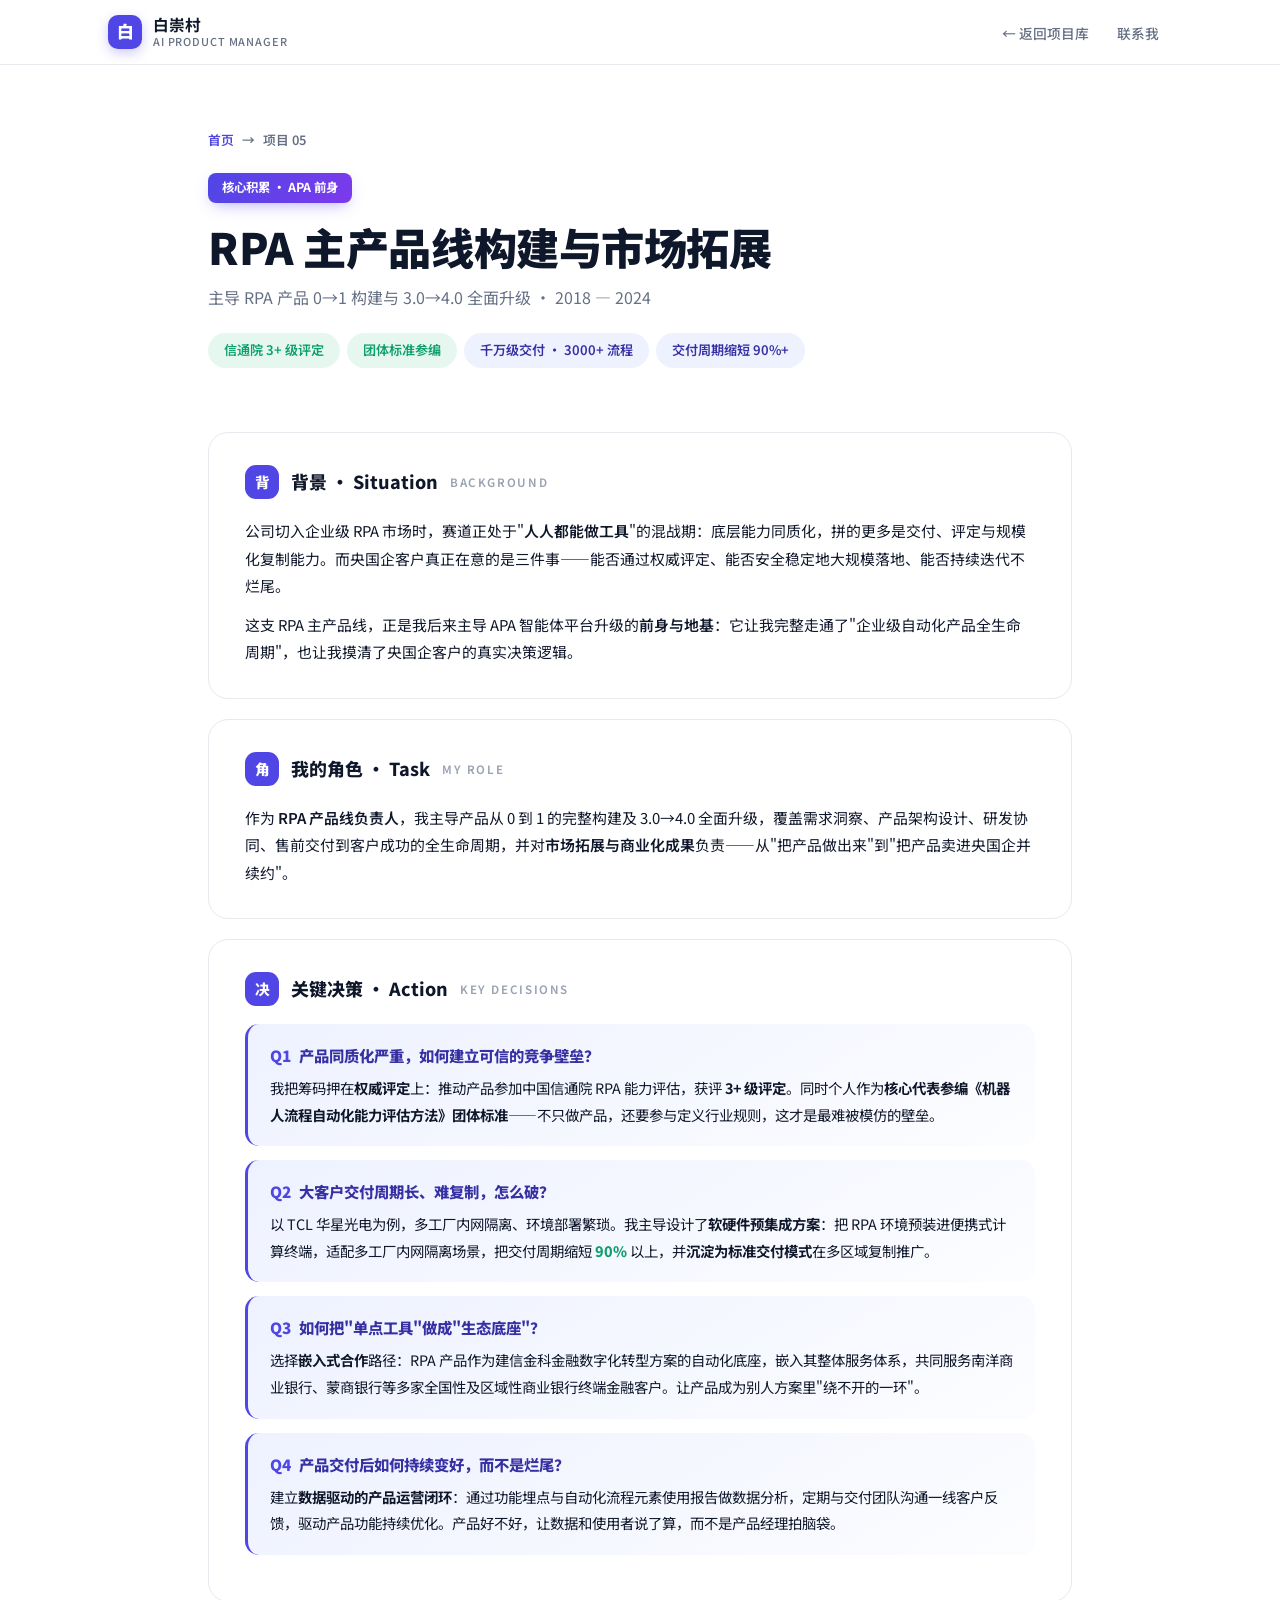
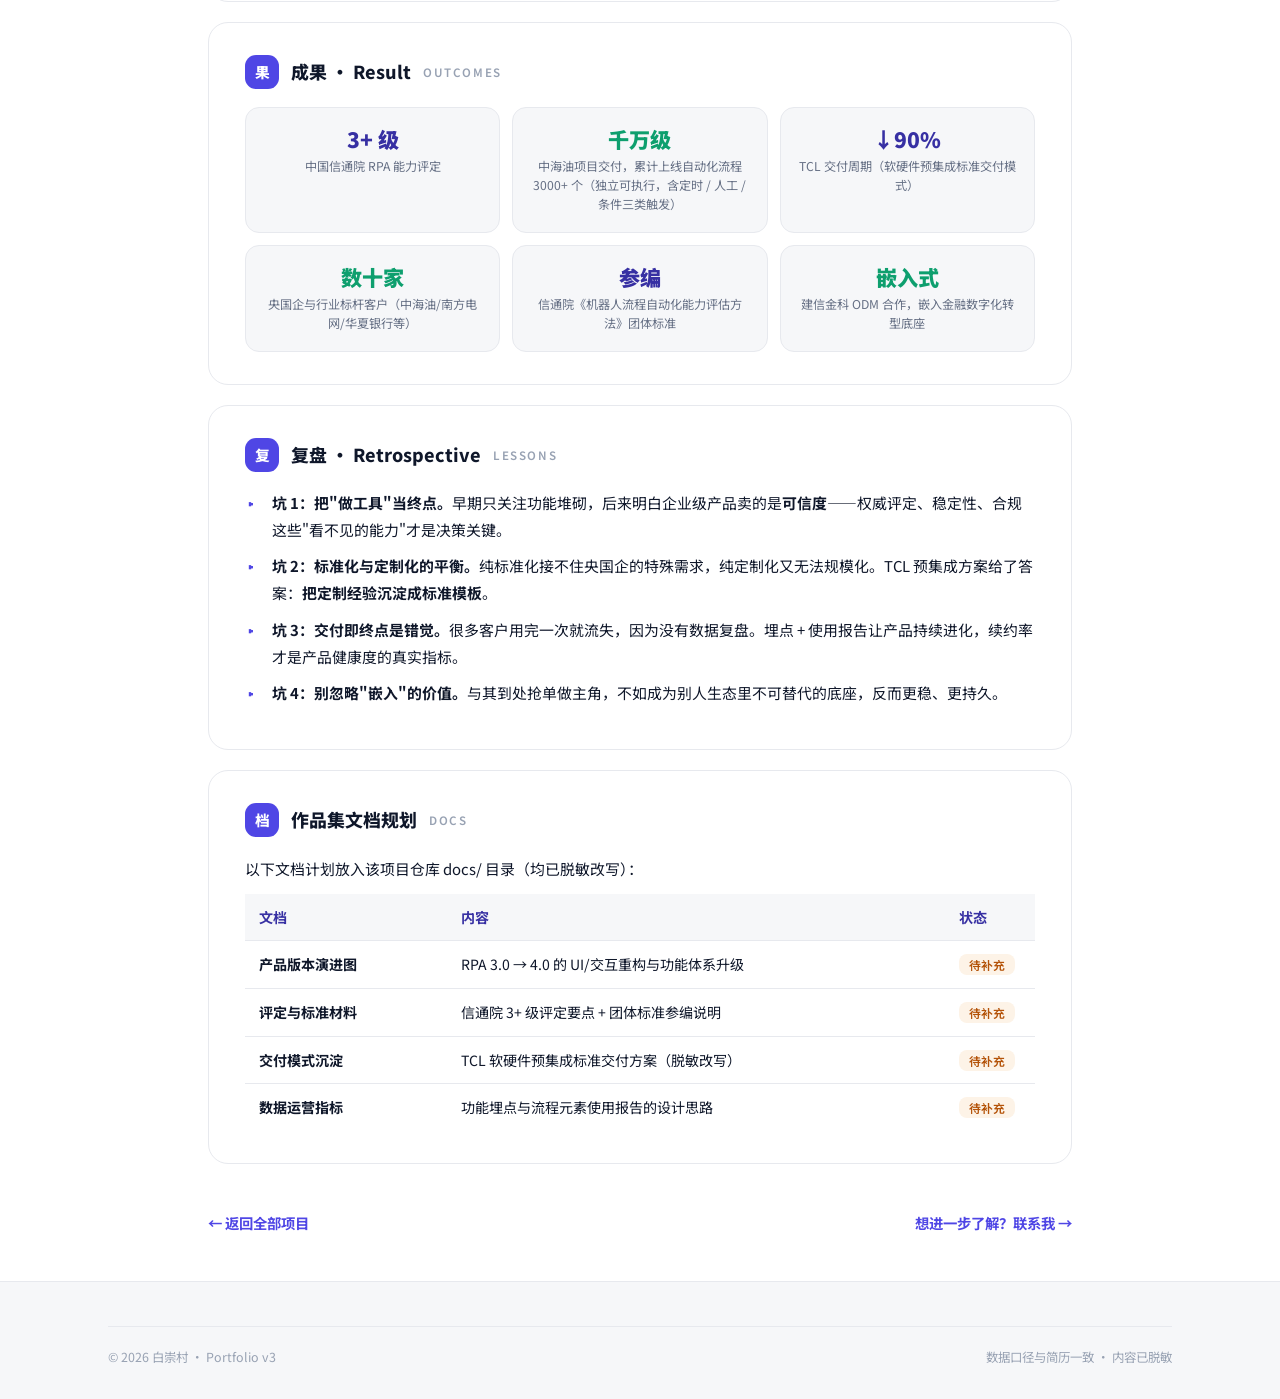
<file: rpa-main-line.html>
<!DOCTYPE html>
<html lang="zh-CN">
<head>
<meta charset="UTF-8">
<meta name="viewport" content="width=device-width, initial-scale=1.0">
<title>RPA 主产品线构建与市场拓展 · 白崇村</title>
<link rel="preconnect" href="https://fonts.googleapis.com">
<link rel="preconnect" href="https://fonts.gstatic.com" crossorigin>
<link href="https://fonts.googleapis.com/css2?family=Noto+Sans+SC:wght@400;500;700;900&display=swap" rel="stylesheet">
<link rel="stylesheet" href="style.css">
</head>
<body>

<nav class="nav">
  <div class="wrap nav-in">
    <a class="brand" href="index.html">
      <span class="brand-mark">白</span>
      <span class="brand-name">白崇村<small>AI PRODUCT MANAGER</small></span>
    </a>
    <ul class="nav-links">
      <li><a href="projects.html">← 返回项目库</a></li>
      <li><a href="index.html#contact">联系我</a></li>
    </ul>
  </div>
</nav>

<div class="wrap-narrow">

  <header class="page-hero">
    <div class="ph-breadcrumb"><a href="index.html">首页</a> <span>→</span> <span>项目 05</span></div>
    <span class="ph-tag">核心积累 · APA 前身</span>
    <h1>RPA 主产品线构建与市场拓展</h1>
    <p class="p-sub">主导 RPA 产品 0→1 构建与 3.0→4.0 全面升级 · 2018 — 2024</p>
    <div class="pills">
      <span class="pill g">信通院 3+ 级评定</span>
      <span class="pill g">团体标准参编</span>
      <span class="pill b">千万级交付 · 3000+ 流程</span>
      <span class="pill b">交付周期缩短 90%+</span>
    </div>
  </header>

  <div class="panel">
    <div class="panel-head"><span class="panel-num">背</span><h2>背景 · Situation</h2><span class="en">Background</span></div>
    <p>公司切入企业级 RPA 市场时，赛道正处于"<strong>人人都能做工具</strong>"的混战期：底层能力同质化，拼的更多是交付、评定与规模化复制能力。而央国企客户真正在意的是三件事——能否通过权威评定、能否安全稳定地大规模落地、能否持续迭代不烂尾。</p>
    <p>这支 RPA 主产品线，正是我后来主导 APA 智能体平台升级的<strong>前身与地基</strong>：它让我完整走通了"企业级自动化产品全生命周期"，也让我摸清了央国企客户的真实决策逻辑。</p>
  </div>

  <div class="panel">
    <div class="panel-head"><span class="panel-num">角</span><h2>我的角色 · Task</h2><span class="en">My Role</span></div>
    <p>作为 <strong>RPA 产品线负责人</strong>，我主导产品从 0 到 1 的完整构建及 3.0→4.0 全面升级，覆盖需求洞察、产品架构设计、研发协同、售前交付到客户成功的全生命周期，并对<strong>市场拓展与商业化成果</strong>负责——从"把产品做出来"到"把产品卖进央国企并续约"。</p>
  </div>

  <div class="panel">
    <div class="panel-head"><span class="panel-num">决</span><h2>关键决策 · Action</h2><span class="en">Key Decisions</span></div>

    <div class="dbox">
      <div class="q"><span class="qi">Q1</span>产品同质化严重，如何建立可信的竞争壁垒？</div>
      <div class="a">我把筹码押在<strong>权威评定</strong>上：推动产品参加中国信通院 RPA 能力评估，获评 <strong>3+ 级评定</strong>。同时个人作为<strong>核心代表参编《机器人流程自动化能力评估方法》团体标准</strong>——不只做产品，还要参与定义行业规则，这才是最难被模仿的壁垒。</div>
    </div>

    <div class="dbox">
      <div class="q"><span class="qi">Q2</span>大客户交付周期长、难复制，怎么破？</div>
      <div class="a">以 TCL 华星光电为例，多工厂内网隔离、环境部署繁琐。我主导设计了<strong>软硬件预集成方案</strong>：把 RPA 环境预装进便携式计算终端，适配多工厂内网隔离场景，把交付周期缩短 <b class="d">90%</b> 以上，并<strong>沉淀为标准交付模式</strong>在多区域复制推广。</div>
    </div>

    <div class="dbox">
      <div class="q"><span class="qi">Q3</span>如何把"单点工具"做成"生态底座"？</div>
      <div class="a">选择<strong>嵌入式合作</strong>路径：RPA 产品作为建信金科金融数字化转型方案的自动化底座，嵌入其整体服务体系，共同服务南洋商业银行、蒙商银行等多家全国性及区域性商业银行终端金融客户。让产品成为别人方案里"绕不开的一环"。</div>
    </div>

    <div class="dbox">
      <div class="q"><span class="qi">Q4</span>产品交付后如何持续变好，而不是烂尾？</div>
      <div class="a">建立<strong>数据驱动的产品运营闭环</strong>：通过功能埋点与自动化流程元素使用报告做数据分析，定期与交付团队沟通一线客户反馈，驱动产品功能持续优化。产品好不好，让数据和使用者说了算，而不是产品经理拍脑袋。</div>
    </div>
  </div>

  <div class="panel">
    <div class="panel-head"><span class="panel-num">果</span><h2>成果 · Result</h2><span class="en">Outcomes</span></div>
    <div class="rgrid">
      <div class="ritem"><div class="num">3+ 级</div><div class="desc">中国信通院 RPA 能力评定</div></div>
      <div class="ritem g"><div class="num">千万级</div><div class="desc">中海油项目交付，累计上线自动化流程 3000+ 个（独立可执行，含定时 / 人工 / 条件三类触发）</div></div>
      <div class="ritem"><div class="num">↓90%</div><div class="desc">TCL 交付周期（软硬件预集成标准交付模式）</div></div>
      <div class="ritem g"><div class="num">数十家</div><div class="desc">央国企与行业标杆客户（中海油/南方电网/华夏银行等）</div></div>
      <div class="ritem"><div class="num">参编</div><div class="desc">信通院《机器人流程自动化能力评估方法》团体标准</div></div>
      <div class="ritem g"><div class="num">嵌入式</div><div class="desc">建信金科 ODM 合作，嵌入金融数字化转型底座</div></div>
    </div>
  </div>

  <div class="panel">
    <div class="panel-head"><span class="panel-num">复</span><h2>复盘 · Retrospective</h2><span class="en">Lessons</span></div>
    <ul class="lessons">
      <li><strong>坑 1：把"做工具"当终点。</strong>早期只关注功能堆砌，后来明白企业级产品卖的是<strong>可信度</strong>——权威评定、稳定性、合规这些"看不见的能力"才是决策关键。</li>
      <li><strong>坑 2：标准化与定制化的平衡。</strong>纯标准化接不住央国企的特殊需求，纯定制化又无法规模化。TCL 预集成方案给了答案：<strong>把定制经验沉淀成标准模板</strong>。</li>
      <li><strong>坑 3：交付即终点是错觉。</strong>很多客户用完一次就流失，因为没有数据复盘。埋点 + 使用报告让产品持续进化，续约率才是产品健康度的真实指标。</li>
      <li><strong>坑 4：别忽略"嵌入"的价值。</strong>与其到处抢单做主角，不如成为别人生态里不可替代的底座，反而更稳、更持久。</li>
    </ul>
  </div>

  <div class="panel">
    <div class="panel-head"><span class="panel-num">档</span><h2>作品集文档规划</h2><span class="en">Docs</span></div>
    <p>以下文档计划放入该项目仓库 docs/ 目录（均已脱敏改写）：</p>
    <table class="doctab">
      <tr><th>文档</th><th>内容</th><th style="width:90px">状态</th></tr>
      <tr><td><strong>产品版本演进图</strong></td><td>RPA 3.0 → 4.0 的 UI/交互重构与功能体系升级</td><td><span class="st">待补充</span></td></tr>
      <tr><td><strong>评定与标准材料</strong></td><td>信通院 3+ 级评定要点 + 团体标准参编说明</td><td><span class="st">待补充</span></td></tr>
      <tr><td><strong>交付模式沉淀</strong></td><td>TCL 软硬件预集成标准交付方案（脱敏改写）</td><td><span class="st">待补充</span></td></tr>
      <tr><td><strong>数据运营指标</strong></td><td>功能埋点与流程元素使用报告的设计思路</td><td><span class="st">待补充</span></td></tr>
    </table>
  </div>

  <div class="backband">
    <a class="link-more" href="projects.html">← 返回全部项目</a>
    <a class="link-more" href="mailto:bcc48625@163.com?subject=关于RPA主产品线项目的进一步了解">想进一步了解？联系我 →</a>
  </div>

</div>

<footer class="footer">
  <div class="wrap">
    <div class="footer-bottom">
      <span>© 2026 白崇村 · Portfolio v3</span>
      <span>数据口径与简历一致 · 内容已脱敏</span>
    </div>
  </div>
</footer>

<script>
  const io = new IntersectionObserver((es) => {
    es.forEach(e => { if (e.isIntersecting) { e.target.classList.add('visible'); io.unobserve(e.target); } });
  }, { threshold: 0.08 });
  document.querySelectorAll('.panel').forEach(el => { el.classList.add('reveal'); io.observe(el); });
</script>
</body>
</html>
</file>
<file: style.css>
/* ============================================================
   Portfolio v3 · 白崇村 Bai Chongcun — AI Product Manager
   设计语言：扁平 editorial · 亮色 · 克制动效
   参照参考站结构：单页锚点导航 / Hero双栏 / About事实卡 /
   Expertise卡片 / Skills分组 / Projects feature+grid /
   Experience时间线 / Contact联系卡 / Footer多列
   ============================================================ */
:root{
  --brand:#4f46e5;          /* 主强调 · indigo */
  --brand-deep:#3730a3;
  --brand-soft:#eef2ff;
  --ink:#0f172a;            /* 主文字 */
  --mut:#667085;            /* 次级文字 */
  --mut-2:#98a2b3;
  --line:#e7e9ee;           /* 分隔线 */
  --bg:#ffffff;
  --bg-soft:#f6f7f9;
  --card:#ffffff;
  --green:#0e9f6e;          /* 成果数据专用 */
  --green-soft:#e6f7f0;
  --amber:#b45309;
  --amber-soft:#fdf3e7;
  --radius:18px;
  --shadow-sm:0 1px 3px rgba(16,24,40,.06),0 1px 2px rgba(16,24,40,.04);
  --shadow-md:0 12px 32px -12px rgba(16,24,40,.16);
  --shadow-lg:0 24px 60px -20px rgba(79,70,229,.22);
  --font:'Noto Sans SC',-apple-system,BlinkMacSystemFont,'Segoe UI','PingFang SC','Hiragino Sans GB','Microsoft YaHei',sans-serif;
}
*{margin:0;padding:0;box-sizing:border-box}
html{scroll-behavior:smooth}
body{
  font-family:var(--font);
  background:var(--bg);
  color:var(--ink);
  line-height:1.75;
  -webkit-font-smoothing:antialiased;
  text-rendering:optimizeLegibility;
}
img{max-width:100%;display:block}
a{color:inherit}
::selection{background:var(--brand);color:#fff}
.wrap{max-width:1120px;margin:0 auto;padding:0 28px}
.wrap-narrow{max-width:920px;margin:0 auto;padding:0 28px}

/* ---------- 区块通用 ---------- */
section{padding:84px 0;position:relative}
section.alt{background:var(--bg-soft);border-top:1px solid var(--line);border-bottom:1px solid var(--line)}
.sec-head{max-width:980px;margin-bottom:44px}
.sec-eyebrow{
  display:inline-flex;align-items:center;gap:10px;
  font-size:.78rem;font-weight:700;letter-spacing:.22em;text-transform:uppercase;
  color:var(--brand);margin-bottom:14px;
}
.sec-eyebrow::before{content:'';width:26px;height:2px;background:var(--brand);display:inline-block}
.sec-title{font-size:clamp(1.6rem,3.2vw,2.2rem);font-weight:900;line-height:1.25;letter-spacing:-.01em}
.sec-sub{color:var(--mut);font-size:.98rem;margin-top:10px}
.sec-title em{font-style:normal;color:var(--brand)}

/* ---------- 顶部导航 ---------- */
.nav{
  position:sticky;top:0;z-index:100;
  background:rgba(255,255,255,.85);
  backdrop-filter:blur(16px);-webkit-backdrop-filter:blur(16px);
  border-bottom:1px solid var(--line);
}
.nav-in{height:64px;display:flex;align-items:center;justify-content:space-between}
.brand{display:flex;align-items:center;gap:11px;text-decoration:none}
.brand-mark{
  width:34px;height:34px;border-radius:10px;background:var(--brand);color:#fff;
  display:inline-flex;align-items:center;justify-content:center;
  font-weight:900;font-size:1.05rem;box-shadow:0 4px 12px rgba(79,70,229,.28);
}
.brand-name{font-weight:700;font-size:.98rem;line-height:1.2}
.brand-name small{display:block;font-size:.68rem;color:var(--mut);font-weight:500;letter-spacing:.08em}
.nav-links{display:flex;align-items:center;gap:2px;list-style:none}
.nav-links a{
  text-decoration:none;color:var(--mut);font-size:.86rem;font-weight:500;
  padding:7px 13px;border-radius:9px;transition:all .25s;
}
.nav-links a:hover{color:var(--brand);background:var(--brand-soft)}
.nav-cta{
  margin-left:10px;background:var(--ink);color:#fff!important;
  padding:8px 16px!important;border-radius:9px;font-weight:600!important;
}
.nav-cta:hover{background:var(--brand)!important}
.nav-toggle{display:none;background:none;border:0;font-size:1.3rem;cursor:pointer;color:var(--ink);line-height:1}
@media(max-width:860px){
  .nav-links{position:fixed;top:64px;left:0;right:0;background:#fff;flex-direction:column;align-items:stretch;padding:10px 20px 16px;border-bottom:1px solid var(--line);display:none;box-shadow:var(--shadow-md)}
  .nav-links.open{display:flex}
  .nav-links a{padding:11px 12px}
  .nav-toggle{display:block}
  section{padding:64px 0}
}

/* ---------- 按钮 / 链接 ---------- */
.btn{
  display:inline-flex;align-items:center;gap:9px;
  font-family:var(--font);font-weight:600;font-size:.92rem;
  padding:12px 24px;border-radius:12px;text-decoration:none;border:1px solid transparent;
  transition:all .28s;cursor:pointer;
}
.btn-primary{background:var(--brand);color:#fff;box-shadow:0 8px 20px -6px rgba(79,70,229,.45)}
.btn-primary:hover{background:var(--brand-deep);transform:translateY(-2px)}
.btn-ghost{background:#fff;color:var(--ink);border-color:var(--line)}
.btn-ghost:hover{border-color:var(--brand);color:var(--brand);transform:translateY(-2px)}
.link-more{
  display:inline-flex;align-items:center;gap:6px;font-weight:700;font-size:.9rem;
  color:var(--brand);text-decoration:none;transition:gap .25s;
}
.link-more:hover{gap:11px}

/* ---------- Hero ---------- */
.hero{position:relative;overflow:hidden;padding:96px 0 72px;background:
  radial-gradient(640px 340px at 88% -10%,rgba(79,70,229,.07),transparent 60%),
  radial-gradient(520px 300px at -10% 110%,rgba(14,159,110,.05),transparent 60%),
  #fff}
.hero-grid{display:grid;grid-template-columns:1.08fr .92fr;gap:56px;align-items:center}
.hero-badge{
  display:inline-flex;align-items:center;gap:9px;
  border:1px solid var(--line);background:#fff;border-radius:50px;
  padding:6px 16px;font-size:.82rem;font-weight:600;color:var(--mut);
  box-shadow:var(--shadow-sm);margin-bottom:22px;
}
.hero-badge .dot{width:8px;height:8px;border-radius:50%;background:var(--green);box-shadow:0 0 0 4px rgba(14,159,110,.16);animation:pulse 2.2s infinite}
@keyframes pulse{0%,100%{box-shadow:0 0 0 4px rgba(14,159,110,.16)}50%{box-shadow:0 0 0 7px rgba(14,159,110,.05)}}
.hero h1{font-size:clamp(2.8rem,6.4vw,4.4rem);font-weight:900;line-height:1.06;letter-spacing:.01em;margin-bottom:16px}
.hero h1 .grad{background:linear-gradient(120deg,var(--brand),#7c3aed);-webkit-background-clip:text;background-clip:text;-webkit-text-fill-color:transparent}
.hero-role{font-size:1.22rem;font-weight:700;color:var(--ink);margin-bottom:14px}
.hero-role .sep{color:var(--mut-2);margin:0 8px;font-weight:400}
.hero-lead{color:var(--mut);font-size:1rem;max-width:520px;margin-bottom:24px}
.hero-lead strong{color:var(--ink);font-weight:600}
.hero-cta{display:flex;flex-wrap:wrap;gap:12px;margin-bottom:28px}
.hero-meta{display:flex;flex-wrap:wrap;gap:10px}
.meta-chip{
  display:inline-flex;align-items:center;gap:7px;text-decoration:none;
  font-size:.84rem;font-weight:500;color:var(--ink);
  border:1px solid var(--line);border-radius:50px;padding:6px 15px;background:#fff;
  transition:all .25s;
}
.meta-chip:hover{border-color:var(--brand);color:var(--brand);transform:translateY(-1px)}
.meta-chip .ic{color:var(--brand);font-weight:800}

/* Hero 右侧 · 身份卡 */
.idcard-wrap{position:relative}
.idcard{
  position:relative;background:#fff;border:1px solid var(--line);border-radius:24px;
  box-shadow:var(--shadow-md);overflow:hidden;transition:transform .4s ease,box-shadow .4s ease;
}
.idcard:hover{transform:translateY(-5px);box-shadow:var(--shadow-lg)}
.idcard-top{
  background:linear-gradient(135deg,#312e81,#4f46e5 55%,#6d28d9);
  color:#fff;padding:30px 30px 78px;position:relative;overflow:hidden;
}
.idcard-top::after{content:'';position:absolute;right:-40px;top:-40px;width:180px;height:180px;border-radius:50%;background:rgba(255,255,255,.08)}
.idcard-top::before{content:'';position:absolute;right:52px;bottom:-60px;width:110px;height:110px;border-radius:50%;background:rgba(255,255,255,.05)}
.idcard-avatar{
  width:64px;height:64px;border-radius:18px;background:rgba(255,255,255,.16);
  border:1px solid rgba(255,255,255,.28);backdrop-filter:blur(6px);
  display:flex;align-items:center;justify-content:center;
  font-size:1.9rem;font-weight:900;margin-bottom:14px;
}
.idcard-top h3{font-size:1.5rem;font-weight:900;letter-spacing:.04em}
.idcard-top p{font-size:.82rem;opacity:.85;letter-spacing:.14em;margin-top:2px}
.idcard-body{
  background:#fff;border-radius:20px 20px 0 0;margin-top:-52px;position:relative;
  padding:18px 26px 26px;
}
.idcard-tags{display:flex;flex-wrap:wrap;gap:6px;margin-bottom:16px}
.idcard-tags span{
  font-size:.72rem;font-weight:600;color:var(--brand-deep);
  background:var(--brand-soft);border-radius:6px;padding:2px 9px;
}
.idcard-stats{display:grid;grid-template-columns:1fr 1fr;gap:10px}
.idcard-stat{
  border:1px solid var(--line);border-radius:12px;padding:10px 12px;text-align:left;background:#fff;
}
.idcard-stat b{display:block;font-size:1.18rem;font-weight:900;color:var(--brand-deep);line-height:1.3}
.idcard-stat span{font-size:.72rem;color:var(--mut);line-height:1.45;display:block}
@media(max-width:860px){
  .hero{padding:64px 0 48px}
  .hero-grid{grid-template-columns:1fr;gap:36px}
  .idcard{max-width:420px}
}

/* ---------- 数据带 ---------- */
.statsbar{display:grid;grid-template-columns:repeat(4,1fr);border-top:1px solid var(--line);border-bottom:1px solid var(--line);margin-top:64px}
.stat-cell{padding:22px 18px;border-right:1px solid var(--line);text-align:center}
.stat-cell:last-child{border-right:0}
.stat-cell .num{font-size:1.7rem;font-weight:900;color:var(--ink);line-height:1.2}
.stat-cell .num small{font-size:1.05rem}
.stat-cell .num.grad{background:linear-gradient(120deg,var(--brand),#7c3aed);-webkit-background-clip:text;background-clip:text;-webkit-text-fill-color:transparent}
.stat-cell .lbl{font-size:.8rem;color:var(--mut);margin-top:3px}
@media(max-width:760px){.statsbar{grid-template-columns:1fr 1fr}.stat-cell:nth-child(2){border-right:0}.stat-cell{border-bottom:1px solid var(--line)}}

/* ---------- About ---------- */
.about-grid{display:grid;grid-template-columns:1.15fr .85fr;gap:52px;align-items:start}
.about-text p{color:var(--mut);font-size:.97rem;margin-bottom:14px}
.about-text p strong{color:var(--ink);font-weight:600}
.about-text .hl-line{font-size:1.02rem;font-weight:700;color:var(--ink);border-left:3px solid var(--brand);padding-left:16px;margin:18px 0;line-height:1.7}
.path-strip{display:flex;flex-wrap:wrap;align-items:center;gap:8px;margin-top:22px;padding:16px 18px;background:var(--bg-soft);border-radius:14px}
.path-step{font-size:.8rem;font-weight:600;color:var(--ink);background:#fff;border:1px solid var(--line);border-radius:8px;padding:4px 11px}
.path-step .yr{color:var(--brand);font-weight:800;margin-right:5px}
.path-arrow{color:var(--mut-2);font-weight:700}
.path-step.now{border-color:var(--brand);background:var(--brand-soft);color:var(--brand-deep)}

.facts-card{border:1px solid var(--line);border-radius:var(--radius);overflow:hidden;background:#fff;box-shadow:var(--shadow-sm)}
.facts-card .fc-head{display:flex;align-items:center;justify-content:space-between;padding:15px 20px;background:var(--bg-soft);border-bottom:1px solid var(--line);font-size:.8rem;font-weight:700;letter-spacing:.1em;color:var(--mut)}
.facts-card .fc-head b{color:var(--green);font-size:.72rem;background:var(--green-soft);padding:2px 10px;border-radius:50px;font-weight:700;letter-spacing:0}
.fact-row{display:flex;justify-content:space-between;gap:14px;padding:12px 20px;border-bottom:1px solid var(--line);font-size:.88rem}
.fact-row:last-child{border-bottom:0}
.fact-row .k{color:var(--mut);flex-shrink:0}
.fact-row .v{text-align:right;font-weight:600}
.fact-row .v a{color:var(--brand);text-decoration:none}
.fact-row .v a:hover{text-decoration:underline}
@media(max-width:860px){.about-grid{grid-template-columns:1fr;gap:30px}}

/* ---------- Expertise 服务卡片 ---------- */
.svc-grid{display:grid;grid-template-columns:repeat(3,1fr);gap:18px}
.svc-card{
  background:#fff;border:1px solid var(--line);border-radius:var(--radius);
  padding:26px 24px;transition:all .3s;position:relative;overflow:hidden;
}
.svc-card::before{content:'';position:absolute;left:0;top:0;bottom:0;width:3px;background:var(--brand);transform:scaleY(0);transform-origin:top;transition:transform .35s}
.svc-card:hover{transform:translateY(-4px);box-shadow:var(--shadow-md);border-color:transparent}
.svc-card:hover::before{transform:scaleY(1)}
.svc-ic{
  width:44px;height:44px;border-radius:13px;display:flex;align-items:center;justify-content:center;
  font-size:1.3rem;background:var(--brand-soft);margin-bottom:15px;
}
.svc-card:nth-child(2) .svc-ic{background:var(--green-soft)}
.svc-card:nth-child(3) .svc-ic{background:#fff3e0}
.svc-card:nth-child(4) .svc-ic{background:var(--brand-soft)}
.svc-card:nth-child(5) .svc-ic{background:var(--green-soft)}
.svc-card:nth-child(6) .svc-ic{background:#fff3e0}
.svc-card h3{font-size:1.02rem;font-weight:800;margin-bottom:6px}
.svc-card p{font-size:.85rem;color:var(--mut);line-height:1.7}
@media(max-width:900px){.svc-grid{grid-template-columns:1fr 1fr}}
@media(max-width:600px){.svc-grid{grid-template-columns:1fr}}

/* ---------- Skills ---------- */
.skills-grid{display:grid;grid-template-columns:1fr 1fr;gap:18px}
.skill-card{background:#fff;border:1px solid var(--line);border-radius:var(--radius);padding:22px 24px}
.skill-card h3{font-size:.98rem;font-weight:800;margin-bottom:13px;display:flex;align-items:center;gap:9px}
.skill-card h3 .tag-ic{width:26px;height:26px;border-radius:8px;background:var(--brand-soft);color:var(--brand-deep);display:inline-flex;align-items:center;justify-content:center;font-size:.8rem}
.chips{display:flex;flex-wrap:wrap;gap:7px}
.chips span{
  font-size:.8rem;color:var(--ink);background:var(--bg-soft);
  border:1px solid var(--line);border-radius:8px;padding:4px 12px;transition:all .2s;
}
.chips span:hover{border-color:var(--brand);color:var(--brand);background:var(--brand-soft)}
@media(max-width:760px){.skills-grid{grid-template-columns:1fr}}

/* ---------- 项目 ---------- */
.proj-feature{
  display:grid;grid-template-columns:1.25fr .75fr;gap:0;
  background:#fff;border:1px solid var(--line);border-radius:22px;overflow:hidden;
  box-shadow:var(--shadow-sm);margin-bottom:20px;position:relative;
  transition:box-shadow .3s;
}
.proj-feature:hover{box-shadow:var(--shadow-md)}
.proj-feature::before{content:'01';position:absolute;right:22px;top:8px;font-size:6.4rem;font-weight:900;color:var(--bg-soft);line-height:1;z-index:0}
.pf-main{padding:34px 36px;position:relative;z-index:1}
.pf-side{
  background:linear-gradient(160deg,#f6f7f9,#eef2ff 120%);padding:34px 30px;
  display:flex;flex-direction:column;justify-content:center;gap:14px;position:relative;
}
.pf-side .metric{background:#fff;border:1px solid var(--line);border-radius:14px;padding:14px 16px}
.pf-side .metric b{display:block;font-size:1.28rem;font-weight:900;color:var(--brand-deep);line-height:1.2}
.pf-side .metric.green b{color:var(--green)}
.pf-side .metric span{font-size:.75rem;color:var(--mut);line-height:1.45}
@media(max-width:820px){
  .proj-feature{grid-template-columns:1fr}
  .pf-side{flex-direction:row;flex-wrap:wrap;padding:20px 26px}
  .pf-side .metric{flex:1;min-width:150px}
}

.pill-tag{
  display:inline-block;font-size:.74rem;font-weight:700;color:var(--brand-deep);
  background:var(--brand-soft);border-radius:7px;padding:3px 11px;margin-bottom:14px;
  letter-spacing:.02em;
}
.pill-tag.hot{background:var(--ink);color:#fff}
.pill-tag.green{background:var(--green-soft);color:var(--green)}
.proj-feature h3,.proj-card h3{font-size:1.3rem;font-weight:900;line-height:1.3;margin-bottom:8px}
.proj-feature .p-sub,.proj-card .p-sub{font-size:.9rem;font-weight:600;color:var(--mut);margin-bottom:10px}
.proj-feature .p-desc,.proj-card .p-desc{font-size:.9rem;color:var(--mut);line-height:1.75;margin-bottom:16px}
.pills{display:flex;flex-wrap:wrap;gap:7px;margin-bottom:18px}
.pills .pill{
  font-size:.76rem;font-weight:600;border-radius:50px;padding:3px 12px;
  background:#fff;border:1px solid var(--line);color:var(--ink);
}
.pills .pill.g{background:var(--green-soft);color:var(--green);border-color:transparent}
.pills .pill.b{background:var(--brand-soft);color:var(--brand-deep);border-color:transparent}
.proj-feature .p-desc strong,.proj-card .p-desc strong{color:var(--ink)}

.proj-grid{display:grid;grid-template-columns:repeat(3,1fr);gap:18px}
.proj-card{
  display:flex;flex-direction:column;background:#fff;border:1px solid var(--line);
  border-radius:18px;padding:26px 24px;text-decoration:none;color:inherit;
  transition:all .3s;position:relative;overflow:hidden;
}
.proj-card:hover{transform:translateY(-5px);box-shadow:var(--shadow-md);border-color:transparent}
.proj-card::after{content:'';position:absolute;left:0;right:0;top:0;height:3px;background:linear-gradient(90deg,var(--brand),#7c3aed);opacity:0;transition:opacity .3s}
.proj-card:hover::after{opacity:1}
.proj-num{position:absolute;right:18px;top:10px;font-size:2.6rem;font-weight:900;color:var(--bg-soft)}
.proj-card h3{font-size:1.08rem}
.proj-card .p-desc{font-size:.84rem;flex:1}
.proj-card .foot{margin-top:6px}
@media(max-width:960px){.proj-grid{grid-template-columns:1fr 1fr}}
@media(max-width:640px){.proj-grid{grid-template-columns:1fr}}

/* ---------- Experience 时间线 ---------- */
.tl{position:relative;padding-left:0;max-width:1080px}
.tl-item{position:relative;padding:0 0 38px 34px;border-left:2px solid var(--line)}
.tl-item:last-child{padding-bottom:6px}
.tl-item::before{
  content:'';position:absolute;left:-7px;top:6px;width:12px;height:12px;border-radius:50%;
  background:#fff;border:3px solid var(--brand);
}
.tl-item.current::before{background:var(--brand);box-shadow:0 0 0 5px rgba(79,70,229,.15)}
.tl-head{display:flex;flex-wrap:wrap;justify-content:space-between;align-items:baseline;gap:8px;margin-bottom:4px}
.tl-head h3{font-size:1.12rem;font-weight:800}
.tl-head h3 .co{color:var(--brand-deep)}
.tl-head h3 .role{display:inline-block;font-size:.8rem;font-weight:700;color:var(--mut);background:var(--bg-soft);border:1px solid var(--line);border-radius:6px;padding:1px 9px;margin-left:9px;vertical-align:2px}
.tl-date{font-size:.82rem;font-weight:600;color:var(--mut);background:#fff;border:1px solid var(--line);border-radius:50px;padding:2px 13px;white-space:nowrap}
.tl-desc{font-size:.85rem;color:var(--mut);font-style:normal;margin-bottom:8px}
.tl ul{list-style:none}
.tl ul li{position:relative;padding-left:18px;margin-bottom:7px;font-size:.9rem;color:var(--mut)}
.tl ul li::before{content:'▸';position:absolute;left:0;color:var(--brand);font-weight:800}
.tl ul li strong{color:var(--ink);font-weight:600}
.tl ul li b.d{color:var(--green);font-weight:800}
.tl ul li .wh{color:var(--mut-2);font-size:.82rem}

/* ---------- 资质 / 教育 ---------- */
.cred-grid{display:grid;grid-template-columns:repeat(4,1fr);gap:16px}
.cred-card{
  background:#fff;border:1px solid var(--line);border-radius:16px;padding:22px 20px;
  transition:all .3s;text-align:left;
}
.cred-card:hover{transform:translateY(-3px);box-shadow:var(--shadow-md);border-color:transparent}
.cred-ic{width:40px;height:40px;border-radius:12px;display:flex;align-items:center;justify-content:center;font-size:1.15rem;background:var(--brand-soft);margin-bottom:12px}
.cred-card:nth-child(2) .cred-ic{background:var(--green-soft)}
.cred-card:nth-child(3) .cred-ic{background:#fff3e0}
.cred-card:nth-child(4) .cred-ic{background:#fce7f3}
.cred-card h3{font-size:.95rem;font-weight:800;margin-bottom:4px;line-height:1.4}
.cred-card p{font-size:.78rem;color:var(--mut);line-height:1.6}
@media(max-width:900px){.cred-grid{grid-template-columns:1fr 1fr}}
@media(max-width:520px){.cred-grid{grid-template-columns:1fr}}

.edu-band{
  display:flex;flex-wrap:wrap;justify-content:space-between;align-items:center;gap:16px;
  background:#fff;border:1px solid var(--line);border-radius:16px;padding:22px 26px;margin-top:16px;
}
.edu-band .l{display:flex;align-items:center;gap:14px}
.edu-band .e-ic{width:42px;height:42px;border-radius:12px;background:var(--ink);color:#fff;display:flex;align-items:center;justify-content:center;font-size:1.05rem}
.edu-band h3{font-size:1rem;font-weight:800}
.edu-band p{font-size:.82rem;color:var(--mut)}
.edu-band .r{font-size:.82rem;font-weight:700;color:var(--mut)}

/* ---------- Contact ---------- */
.contact-grid{display:grid;grid-template-columns:repeat(4,1fr);gap:16px;margin-bottom:34px}
.contact-card{
  display:block;text-decoration:none;background:#fff;border:1px solid var(--line);
  border-radius:16px;padding:24px 20px;text-align:center;transition:all .3s;
}
.contact-card:hover{transform:translateY(-4px);box-shadow:var(--shadow-md);border-color:var(--brand)}
.contact-card .c-ic{font-size:1.4rem;margin-bottom:10px}
.contact-card b{display:block;font-size:.9rem;font-weight:800;margin-bottom:2px}
.contact-card span{font-size:.76rem;color:var(--mut)}
.cta-band{
  text-align:center;background:linear-gradient(135deg,#312e81,#4f46e5 60%,#6d28d9);
  border-radius:22px;padding:52px 30px;color:#fff;position:relative;overflow:hidden;
}
.cta-band::after{content:'';position:absolute;right:-70px;top:-70px;width:240px;height:240px;border-radius:50%;background:rgba(255,255,255,.07)}
.cta-band h3{font-size:clamp(1.35rem,3vw,1.85rem);font-weight:900;margin-bottom:10px;line-height:1.35}
.cta-band p{opacity:.85;font-size:.94rem;margin-bottom:26px}
.cta-band .btn-primary{background:#fff;color:var(--brand-deep);box-shadow:0 10px 26px -8px rgba(0,0,0,.3)}
.cta-band .btn-primary:hover{background:#f5f3ff}
.cta-band .mini{font-size:.76rem;opacity:.7;margin-top:14px}
@media(max-width:900px){.contact-grid{grid-template-columns:1fr 1fr}}

/* ---------- Footer ---------- */
.footer{border-top:1px solid var(--line);background:var(--bg-soft);padding:44px 0 30px}
.footer-grid{display:grid;grid-template-columns:1.3fr .8fr 1.1fr;gap:36px;margin-bottom:30px}
.footer h4{font-size:.88rem;font-weight:800;margin-bottom:14px}
.footer p{font-size:.84rem;color:var(--mut);line-height:1.8}
.footer ul{list-style:none}
.footer ul li{margin-bottom:9px}
.footer ul a{text-decoration:none;font-size:.86rem;color:var(--mut);transition:color .2s}
.footer ul a:hover{color:var(--brand)}
.footer .fb-contact a{display:block;margin-bottom:9px}
.footer-bottom{border-top:1px solid var(--line);padding-top:20px;display:flex;flex-wrap:wrap;justify-content:space-between;gap:8px;font-size:.78rem;color:var(--mut-2)}
@media(max-width:760px){.footer-grid{grid-template-columns:1fr;gap:26px}}

/* ---------- 详情页 (项目页共用) ---------- */
.page-hero{padding:64px 0 46px}
.ph-breadcrumb{font-size:.8rem;font-weight:600;color:var(--mut);margin-bottom:20px;display:flex;align-items:center;gap:8px}
.ph-breadcrumb a{color:var(--brand);text-decoration:none}
.ph-breadcrumb a:hover{text-decoration:underline}
.ph-tag{display:inline-block;font-size:.78rem;font-weight:700;color:#fff;background:linear-gradient(120deg,var(--brand),#7c3aed);border-radius:8px;padding:4px 14px;margin-bottom:18px;box-shadow:0 6px 16px -6px rgba(79,70,229,.5)}
.page-hero h1{font-size:clamp(1.8rem,4vw,2.7rem);font-weight:900;line-height:1.2;margin-bottom:10px;letter-spacing:-.01em}
.page-hero .p-sub{color:var(--mut);font-size:1rem;margin-bottom:22px}
.page-hero .pills .pill{font-size:.82rem;padding:5px 15px}

.panel{background:#fff;border:1px solid var(--line);border-radius:20px;padding:32px 36px;margin-bottom:20px}
.panel-head{display:flex;align-items:center;gap:12px;margin-bottom:18px}
.panel-num{
  width:34px;height:34px;border-radius:11px;background:var(--brand);color:#fff;
  display:inline-flex;align-items:center;justify-content:center;font-weight:800;font-size:.92rem;flex-shrink:0;
}
.panel-head h2{font-size:1.12rem;font-weight:800}
.panel-head .en{font-size:.72rem;font-weight:600;letter-spacing:.14em;color:var(--mut-2);text-transform:uppercase}
.panel p{font-size:.93rem;color:var(--ink);margin-bottom:11px;line-height:1.85}
.panel p:last-child{margin-bottom:0}
.panel p .plain{color:var(--mut);font-size:.87rem}
.panel p strong{font-weight:600}
.panel ul{list-style:none}
.panel ul li{position:relative;padding-left:20px;margin-bottom:10px;font-size:.93rem;line-height:1.8}
.panel ul li::before{content:'▸';position:absolute;left:0;color:var(--brand);font-weight:800}
.panel ul li strong{color:var(--ink)}
.panel ul li b.d{color:var(--green);font-weight:800}

.dbox{
  background:linear-gradient(150deg,var(--brand-soft),#fff 120%);
  border-left:3px solid var(--brand);border-radius:14px;padding:18px 22px;margin:14px 0;
}
.dbox .q{font-weight:800;color:var(--brand-deep);font-size:.96rem;margin-bottom:6px;display:flex;gap:8px}
.dbox .q .qi{color:var(--brand);font-weight:900}
.dbox .a{font-size:.9rem;line-height:1.85;color:var(--ink)}
.dbox .a b.d{color:var(--green);font-weight:800}

.pipeline{display:flex;align-items:stretch;gap:8px;margin:8px 0 18px;flex-wrap:wrap}
.pipeline .step{
  flex:1;min-width:130px;text-align:center;background:var(--bg-soft);
  border:1px solid var(--line);border-radius:13px;padding:14px 12px;
}
.pipeline .step .s-name{font-weight:800;font-size:.85rem}
.pipeline .step .s-desc{font-size:.73rem;color:var(--mut);margin-top:3px}
.pipeline .arr{align-self:center;color:var(--brand);font-weight:900;font-size:1.05rem}

.rgrid{display:grid;grid-template-columns:repeat(3,1fr);gap:12px;margin-top:6px}
.ritem{background:var(--bg-soft);border:1px solid var(--line);border-radius:14px;padding:18px 16px;text-align:center;transition:all .25s}
.ritem:hover{border-color:var(--brand);transform:translateY(-2px);box-shadow:var(--shadow-sm)}
.ritem .num{font-size:1.32rem;font-weight:900;color:var(--brand-deep);line-height:1.25}
.ritem.g .num{color:var(--green)}
.ritem .desc{font-size:.76rem;color:var(--mut);margin-top:5px;line-height:1.55}
@media(max-width:720px){.rgrid{grid-template-columns:1fr 1fr}.panel{padding:24px 22px}}

.lessons li{padding-left:27px!important}
.lessons li::before{content:'⚠';left:2px!important;font-size:.9rem}
.lessons li strong{color:var(--ink)}

.doctab{width:100%;border-collapse:collapse;font-size:.88rem;margin-top:8px}
.doctab th{background:var(--bg-soft);text-align:left;padding:11px 14px;color:var(--brand-deep);font-weight:700;border-bottom:1px solid var(--line)}
.doctab td{padding:11px 14px;border-bottom:1px solid var(--line);vertical-align:top}
.doctab tr:last-child td{border-bottom:0}
.doctab tr:hover td{background:var(--bg-soft)}
.doctab .st{font-size:.74rem;color:var(--amber);background:var(--amber-soft);border-radius:8px;padding:2px 10px;white-space:nowrap;font-weight:600}

.backband{display:flex;align-items:center;justify-content:space-between;gap:14px;padding:26px 0 46px}
.backband .link-more i{font-style:normal}
@media(max-width:760px){
  .nav-links a{font-size:.9rem}
}

/* ---------- 通用动效 ---------- */
.reveal{opacity:0;transform:translateY(26px);transition:opacity .7s ease,transform .7s ease}
.reveal.visible{opacity:1;transform:none}
.reveal-d1{transition-delay:.08s}
.reveal-d2{transition-delay:.16s}
.reveal-d3{transition-delay:.24s}
@media(prefers-reduced-motion:reduce){.reveal{opacity:1;transform:none;transition:none}}

/* 修复：入场后的 hover 位移优先级（需高于 .reveal.visible 的 transform:none） */
.reveal.visible.proj-card:hover{transform:translateY(-5px)}
/* 无详情链接的项目库卡片：保持静态，不位移 */
.reveal.visible.proj-card.is-static:hover{transform:none;box-shadow:var(--shadow-sm);border-color:var(--line)}

/* ---------- 项目库 tab 分类 ---------- */
.tabbar{display:flex;flex-wrap:wrap;gap:10px;margin-bottom:28px}
.tab{
  border:1px solid var(--line);background:#fff;color:var(--mut);
  font-size:.86rem;font-weight:600;padding:8px 18px;border-radius:50px;cursor:pointer;
  transition:all .25s;font-family:inherit;
}
.tab:hover{border-color:var(--brand);color:var(--brand)}
.tab.active{background:var(--brand);border-color:var(--brand);color:#fff;box-shadow:0 6px 16px -6px rgba(79,70,229,.5)}
.tab .cnt{opacity:.65;font-weight:500;margin-left:4px}

/* 项目库卡片增强 */
.proj-card .p-cat{display:inline-block;font-size:.72rem;font-weight:700;color:var(--brand-deep);background:var(--brand-soft);border-radius:6px;padding:2px 9px;margin-bottom:10px;letter-spacing:.02em}
.proj-card .p-cat.g{background:var(--green-soft);color:var(--green)}
.proj-card.is-static{cursor:default}
.proj-card .nostory{font-size:.79rem;color:var(--mut-2);font-style:italic}

/* 首页「查看全部项目」入口 */
.proj-allband{
  margin-top:26px;padding:26px 30px;border-radius:18px;
  background:linear-gradient(120deg,#f8f7ff,#eef2ff);
  border:1px solid var(--line);
  display:flex;align-items:center;justify-content:space-between;gap:22px;flex-wrap:wrap;
}
.proj-allband .ab-txt h4{font-size:1.12rem;font-weight:900;margin-bottom:6px}
.proj-allband .ab-txt p{font-size:.88rem;color:var(--mut)}
@media(max-width:640px){.proj-allband{flex-direction:column;align-items:flex-start}}
.reveal.visible.svc-card:hover{transform:translateY(-4px)}
.reveal.visible.cred-card:hover{transform:translateY(-3px)}
.reveal.visible.contact-card:hover{transform:translateY(-4px)}
.reveal.visible.idcard:hover{transform:translateY(-5px)}
.reveal.visible.ritem:hover{transform:translateY(-2px)}
.reveal.visible.meta-chip:hover{transform:translateY(-1px)}
</file>
